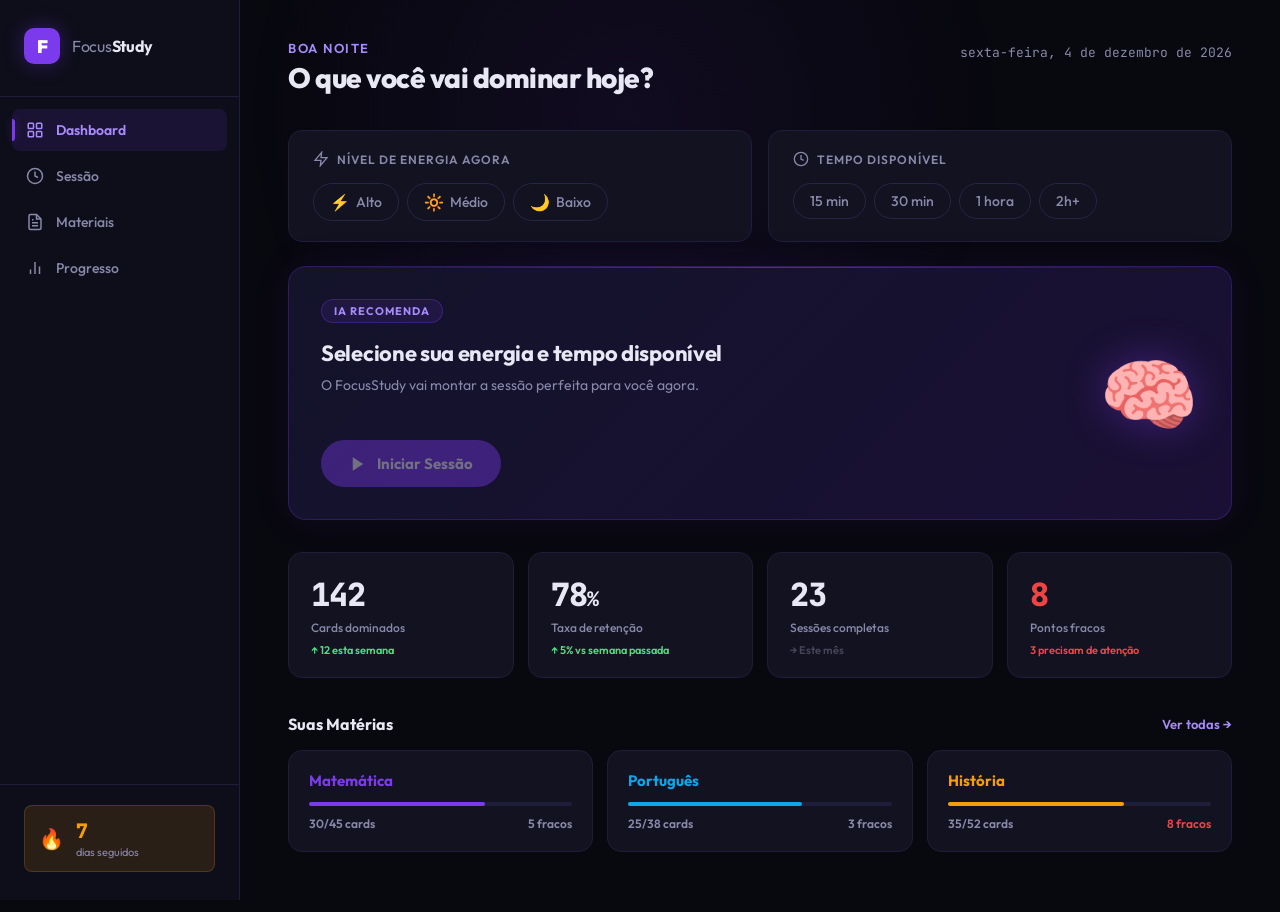
<file: static/fucusapk/index.html>
<!DOCTYPE html>
<html lang="pt-BR">
<head>
  <meta charset="UTF-8" />
  <meta name="viewport" content="width=device-width, initial-scale=1.0" />
  <title>FocusStudy — Estude com intenção</title>
  <link rel="preconnect" href="https://fonts.googleapis.com" />
  <link href="https://fonts.googleapis.com/css2?family=Outfit:wght@300;400;500;600;700;800;900&family=JetBrains+Mono:wght@400;500;700&display=swap" rel="stylesheet" />
  <link rel="stylesheet" href="style.css" />
</head>
<body>

  <!-- ═══════════════════ SIDEBAR ═══════════════════ -->
  <aside class="sidebar">
    <div class="sidebar-logo">
      <div class="logo-mark">F</div>
      <span class="logo-text">Focus<strong>Study</strong></span>
    </div>

    <nav class="sidebar-nav">
      <a class="nav-item active" data-view="dashboard" title="Dashboard">
        <svg viewBox="0 0 24 24" fill="none" stroke="currentColor" stroke-width="2">
          <rect x="3" y="3" width="7" height="7" rx="1"/><rect x="14" y="3" width="7" height="7" rx="1"/>
          <rect x="3" y="14" width="7" height="7" rx="1"/><rect x="14" y="14" width="7" height="7" rx="1"/>
        </svg>
        <span>Dashboard</span>
      </a>
      <a class="nav-item" data-view="session" title="Sessão">
        <svg viewBox="0 0 24 24" fill="none" stroke="currentColor" stroke-width="2">
          <circle cx="12" cy="12" r="10"/><polyline points="12 6 12 12 16 14"/>
        </svg>
        <span>Sessão</span>
      </a>
      <a class="nav-item" data-view="materials" title="Materiais">
        <svg viewBox="0 0 24 24" fill="none" stroke="currentColor" stroke-width="2">
          <path d="M14 2H6a2 2 0 0 0-2 2v16a2 2 0 0 0 2 2h12a2 2 0 0 0 2-2V8z"/>
          <polyline points="14 2 14 8 20 8"/><line x1="16" y1="13" x2="8" y2="13"/>
          <line x1="16" y1="17" x2="8" y2="17"/><polyline points="10 9 9 9 8 9"/>
        </svg>
        <span>Materiais</span>
      </a>
      <a class="nav-item" data-view="progress" title="Progresso">
        <svg viewBox="0 0 24 24" fill="none" stroke="currentColor" stroke-width="2">
          <line x1="18" y1="20" x2="18" y2="10"/><line x1="12" y1="20" x2="12" y2="4"/>
          <line x1="6" y1="20" x2="6" y2="14"/>
        </svg>
        <span>Progresso</span>
      </a>
    </nav>

    <div class="sidebar-footer">
      <div class="streak-badge">
        <span class="streak-fire">🔥</span>
        <div>
          <div class="streak-number" id="sidebar-streak">7</div>
          <div class="streak-label">dias seguidos</div>
        </div>
      </div>
    </div>
  </aside>

  <!-- ═══════════════════ MAIN ═══════════════════ -->
  <main class="main-content">

    <!-- ─── VIEW: DASHBOARD ─── -->
    <section id="view-dashboard" class="view active">
      <header class="view-header">
        <div>
          <p class="view-greeting" id="greeting-text">Bom dia</p>
          <h1 class="view-title">O que você vai dominar hoje?</h1>
        </div>
        <div class="header-date" id="header-date"></div>
      </header>

      <!-- SETUP: Energy + Time -->
      <div class="setup-grid">
        <div class="setup-card">
          <div class="setup-card-label">
            <svg viewBox="0 0 24 24" fill="none" stroke="currentColor" stroke-width="2" width="16" height="16">
              <polygon points="13 2 3 14 12 14 11 22 21 10 12 10 13 2"/>
            </svg>
            Nível de energia agora
          </div>
          <div class="energy-btns">
            <button class="energy-btn" data-energy="high">
              <span class="energy-emoji">⚡</span> Alto
            </button>
            <button class="energy-btn" data-energy="medium">
              <span class="energy-emoji">🔆</span> Médio
            </button>
            <button class="energy-btn" data-energy="low">
              <span class="energy-emoji">🌙</span> Baixo
            </button>
          </div>
        </div>

        <div class="setup-card">
          <div class="setup-card-label">
            <svg viewBox="0 0 24 24" fill="none" stroke="currentColor" stroke-width="2" width="16" height="16">
              <circle cx="12" cy="12" r="10"/><polyline points="12 6 12 12 16 14"/>
            </svg>
            Tempo disponível
          </div>
          <div class="time-btns">
            <button class="time-btn" data-time="15">15 min</button>
            <button class="time-btn" data-time="30">30 min</button>
            <button class="time-btn" data-time="60">1 hora</button>
            <button class="time-btn" data-time="120">2h+</button>
          </div>
        </div>
      </div>

      <!-- RECOMMENDED SESSION -->
      <div class="recommended-card" id="recommended-card">
        <div class="rec-card-inner">
          <div class="rec-card-badge">IA Recomenda</div>
          <h2 class="rec-card-title" id="rec-title">Selecione sua energia e tempo disponível</h2>
          <p class="rec-card-desc" id="rec-desc">O FocusStudy vai montar a sessão perfeita para você agora.</p>
          <div class="rec-card-meta" id="rec-meta"></div>
          <button class="btn-start" id="btn-start-session" disabled>
            <svg viewBox="0 0 24 24" fill="currentColor" width="18" height="18">
              <polygon points="5 3 19 12 5 21 5 3"/>
            </svg>
            Iniciar Sessão
          </button>
        </div>
        <div class="rec-card-visual">
          <div class="brain-graphic">🧠</div>
        </div>
      </div>

      <!-- STATS ROW -->
      <div class="stats-row">
        <div class="stat-card">
          <div class="stat-value" id="stat-mastered">142</div>
          <div class="stat-label">Cards dominados</div>
          <div class="stat-trend up">↑ 12 esta semana</div>
        </div>
        <div class="stat-card">
          <div class="stat-value" id="stat-retention">78<span>%</span></div>
          <div class="stat-label">Taxa de retenção</div>
          <div class="stat-trend up">↑ 5% vs semana passada</div>
        </div>
        <div class="stat-card">
          <div class="stat-value" id="stat-sessions">23</div>
          <div class="stat-label">Sessões completas</div>
          <div class="stat-trend neutral">→ Este mês</div>
        </div>
        <div class="stat-card">
          <div class="stat-value danger" id="stat-weak">8</div>
          <div class="stat-label">Pontos fracos</div>
          <div class="stat-trend down">3 precisam de atenção</div>
        </div>
      </div>

      <!-- SUBJECTS PREVIEW -->
      <div class="section-header">
        <h2 class="section-title">Suas Matérias</h2>
        <button class="link-btn" data-goto="materials">Ver todas →</button>
      </div>
      <div class="subjects-grid" id="subjects-grid-dash">
        <!-- Filled by JS -->
      </div>
    </section>

    <!-- ─── VIEW: SESSION ─── -->
    <section id="view-session" class="view">
      <div class="session-layout" id="session-layout">

        <!-- SESSION SETUP (before start) -->
        <div id="session-setup-screen">
          <div class="session-ready-msg">
            <div class="ready-icon">🎯</div>
            <h2>Pronto para focar?</h2>
            <p>Configure uma sessão no Dashboard ou inicie um estudo rápido agora.</p>
            <button class="btn-start" id="btn-quick-start">
              <svg viewBox="0 0 24 24" fill="currentColor" width="18" height="18">
                <polygon points="5 3 19 12 5 21 5 3"/>
              </svg>
              Sessão Rápida (25 min)
            </button>
          </div>
        </div>

        <!-- ACTIVE SESSION -->
        <div id="session-active-screen" class="hidden">

          <!-- Session Header -->
          <div class="session-header">
            <div class="session-info">
              <div class="session-subject-tag" id="sess-subject-tag">Matemática</div>
              <div class="session-phase-label" id="sess-phase-label">Sessão de Estudo</div>
            </div>
            <div class="session-progress-bar-wrap">
              <div class="session-progress-bar" id="sess-progress-bar"></div>
            </div>
            <div class="session-card-count" id="sess-card-count">1 / 10</div>
            <button class="btn-pause" id="btn-pause-session">
              <svg viewBox="0 0 24 24" fill="currentColor" width="16" height="16">
                <rect x="6" y="4" width="4" height="16"/><rect x="14" y="4" width="4" height="16"/>
              </svg>
            </button>
          </div>

          <!-- Timer -->
          <div class="session-timer-wrap">
            <svg class="timer-ring" viewBox="0 0 120 120">
              <circle class="timer-ring-bg" cx="60" cy="60" r="52"/>
              <circle class="timer-ring-fill" id="timer-ring-fill" cx="60" cy="60" r="52"/>
            </svg>
            <div class="timer-display">
              <span class="timer-time" id="timer-display">25:00</span>
              <span class="timer-sublabel" id="timer-sublabel">foco</span>
            </div>
          </div>

          <!-- Flashcard -->
          <div class="flashcard-area">
            <div class="flashcard" id="flashcard" data-flipped="false">
              <div class="flashcard-front">
                <div class="card-type-label" id="card-type-label">Conceito</div>
                <p class="card-question" id="card-question">Carregando...</p>
                <button class="btn-flip" id="btn-flip">
                  Ver resposta
                  <svg viewBox="0 0 24 24" fill="none" stroke="currentColor" stroke-width="2" width="14" height="14">
                    <polyline points="6 9 12 15 18 9"/>
                  </svg>
                </button>
              </div>
              <div class="flashcard-back">
                <div class="card-type-label">Resposta</div>
                <p class="card-answer" id="card-answer">...</p>
                <div class="feynman-box" id="feynman-box">
                  <div class="feynman-label">🧩 Técnica Feynman</div>
                  <p class="feynman-prompt" id="feynman-prompt"></p>
                </div>
              </div>
            </div>
          </div>

          <!-- Answer buttons -->
          <div class="answer-btns" id="answer-btns" style="display:none">
            <button class="btn-wrong" id="btn-wrong">
              <svg viewBox="0 0 24 24" fill="none" stroke="currentColor" stroke-width="2.5" width="20" height="20">
                <line x1="18" y1="6" x2="6" y2="18"/><line x1="6" y1="6" x2="18" y2="18"/>
              </svg>
              Errei
            </button>
            <button class="btn-hard" id="btn-hard">
              <svg viewBox="0 0 24 24" fill="none" stroke="currentColor" stroke-width="2.5" width="20" height="20">
                <circle cx="12" cy="12" r="10"/><line x1="12" y1="8" x2="12" y2="12"/>
                <line x1="12" y1="16" x2="12.01" y2="16"/>
              </svg>
              Difícil
            </button>
            <button class="btn-correct" id="btn-correct">
              <svg viewBox="0 0 24 24" fill="none" stroke="currentColor" stroke-width="2.5" width="20" height="20">
                <polyline points="20 6 9 17 4 12"/>
              </svg>
              Acertei
            </button>
          </div>

          <!-- Session Summary (hidden until end) -->
          <div class="session-summary hidden" id="session-summary">
            <div class="summary-emoji" id="summary-emoji">🎉</div>
            <h2 class="summary-title" id="summary-title">Sessão Completa!</h2>
            <p class="summary-msg" id="summary-msg"></p>
            <div class="summary-stats">
              <div class="sum-stat green">
                <div class="sum-stat-val" id="sum-correct">0</div>
                <div class="sum-stat-label">Acertos</div>
              </div>
              <div class="sum-stat amber">
                <div class="sum-stat-val" id="sum-hard">0</div>
                <div class="sum-stat-label">Difíceis</div>
              </div>
              <div class="sum-stat red">
                <div class="sum-stat-val" id="sum-wrong">0</div>
                <div class="sum-stat-label">Erros</div>
              </div>
            </div>
            <div class="summary-insight" id="summary-insight"></div>
            <button class="btn-start" id="btn-new-session">Nova Sessão</button>
          </div>

        </div>
      </div>
    </section>

    <!-- ─── VIEW: MATERIAIS ─── -->
    <section id="view-materials" class="view">
      <header class="view-header">
        <div>
          <p class="view-greeting">Seus conteúdos</p>
          <h1 class="view-title">Materiais de Estudo</h1>
        </div>
      </header>

      <!-- Upload Area — BACKEND: endpoint para processar PDF/imagem e gerar flashcards via IA -->
      <div class="upload-area" id="upload-area">
        <div class="upload-icon">📤</div>
        <h3 class="upload-title">Envie seu material</h3>
        <p class="upload-desc">PDF, imagem, anotação ou texto — a IA converte em flashcards automaticamente</p>
        <div class="upload-tags">
          <span class="upload-tag">PDF</span>
          <span class="upload-tag">Imagem</span>
          <span class="upload-tag">Texto</span>
          <span class="upload-tag">Print</span>
        </div>
        <!-- BACKEND: <input type="file" id="file-input" accept=".pdf,image/*,.txt"> -->
        <button class="btn-upload" id="btn-upload">
          <svg viewBox="0 0 24 24" fill="none" stroke="currentColor" stroke-width="2" width="16" height="16">
            <path d="M21 15v4a2 2 0 0 1-2 2H5a2 2 0 0 1-2-2v-4"/>
            <polyline points="17 8 12 3 7 8"/><line x1="12" y1="3" x2="12" y2="15"/>
          </svg>
          Selecionar Arquivo
        </button>
        <!-- BACKEND: POST /api/materials/upload → retorna flashcards gerados -->
      </div>

      <!-- Processing demo -->
      <div class="processing-card hidden" id="processing-card">
        <div class="processing-spinner"></div>
        <div>
          <div class="processing-title">Processando material...</div>
          <div class="processing-desc">A IA está extraindo conceitos e criando flashcards</div>
        </div>
      </div>

      <!-- Subjects List -->
      <div class="section-header">
        <h2 class="section-title">Matérias</h2>
        <button class="btn-add-subject" id="btn-add-subject">+ Nova Matéria</button>
      </div>

      <div class="subjects-full-list" id="subjects-full-list">
        <!-- Filled by JS -->
      </div>
    </section>

    <!-- ─── VIEW: PROGRESSO ─── -->
    <section id="view-progress" class="view">
      <header class="view-header">
        <div>
          <p class="view-greeting">Sua evolução</p>
          <h1 class="view-title">Progresso & Análise</h1>
        </div>
      </header>

      <!-- Overview Cards -->
      <div class="progress-overview">
        <div class="prog-ov-card accent">
          <div class="prog-ov-icon">🧠</div>
          <div class="prog-ov-val" id="ov-retention">78%</div>
          <div class="prog-ov-label">Retenção Geral</div>
        </div>
        <div class="prog-ov-card">
          <div class="prog-ov-icon">📚</div>
          <div class="prog-ov-val" id="ov-total">237</div>
          <div class="prog-ov-label">Total de Cards</div>
        </div>
        <div class="prog-ov-card">
          <div class="prog-ov-icon">✅</div>
          <div class="prog-ov-val" id="ov-mastered">142</div>
          <div class="prog-ov-label">Dominados</div>
        </div>
        <div class="prog-ov-card">
          <div class="prog-ov-icon">⏱️</div>
          <div class="prog-ov-val" id="ov-time">14h</div>
          <div class="prog-ov-label">Tempo total</div>
        </div>
      </div>

      <!-- Weekly Chart -->
      <div class="chart-section">
        <div class="section-header">
          <h2 class="section-title">Cards revisados — últimos 7 dias</h2>
        </div>
        <div class="bar-chart" id="weekly-chart">
          <!-- Filled by JS -->
        </div>
      </div>

      <!-- Two columns -->
      <div class="progress-cols">

        <!-- Weak Points -->
        <div class="progress-panel">
          <h3 class="panel-title">
            <span>⚠️</span> Pontos Fracos
          </h3>
          <div class="weak-list" id="weak-list">
            <!-- Filled by JS -->
          </div>
        </div>

        <!-- Streak Calendar -->
        <div class="progress-panel">
          <h3 class="panel-title">
            <span>🔥</span> Sequência de Estudos
          </h3>
          <div class="streak-info">
            <span class="streak-big" id="streak-big">7</span>
            <span class="streak-days-label">dias consecutivos</span>
          </div>
          <div class="calendar-grid" id="calendar-grid">
            <!-- Filled by JS -->
          </div>
        </div>

      </div>

      <!-- Retention by Subject -->
      <div class="section-header">
        <h2 class="section-title">Retenção por Matéria</h2>
      </div>
      <div class="retention-bars" id="retention-bars">
        <!-- Filled by JS -->
      </div>

    </section>

  </main>

  <!-- ═══════════════════ PROCRASTINATION ALERT ═══════════════════ -->
  <div class="proc-alert hidden" id="proc-alert">
    <div class="proc-alert-inner">
      <span class="proc-icon">⚡</span>
      <div>
        <div class="proc-title">Ei, você ainda está aí?</div>
        <div class="proc-msg">Detectamos inatividade há 2 minutos. Volte ao foco!</div>
      </div>
      <button class="proc-btn" id="proc-dismiss">Voltar a focar</button>
    </div>
  </div>

  <!-- ═══════════════════ TOAST ═══════════════════ -->
  <div class="toast hidden" id="toast">
    <span id="toast-msg"></span>
  </div>

  <script src="app.js"></script>
</body>
</html>
</file>
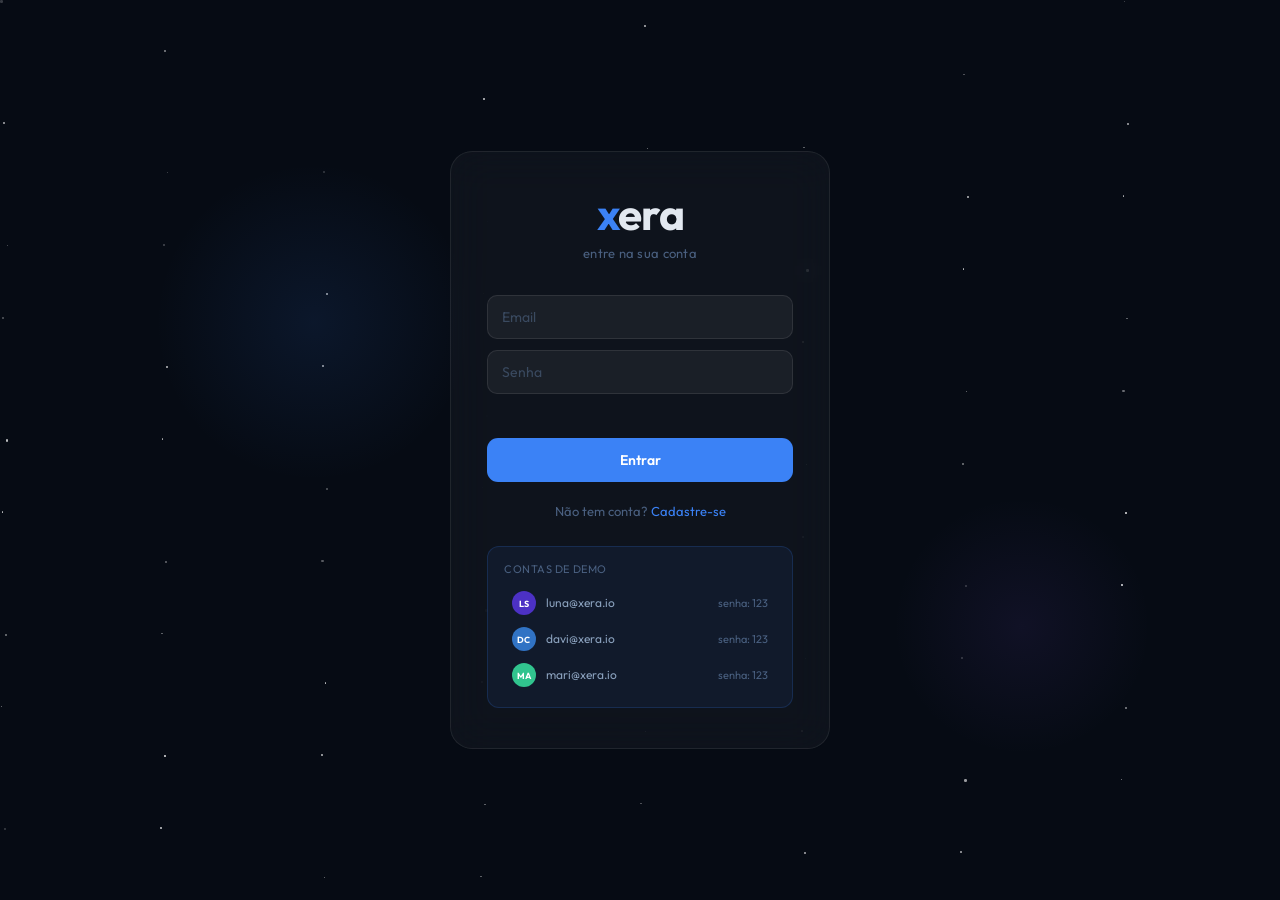
<file: static/rede/index.html>
<!DOCTYPE html>
<html lang="pt-BR">
<head>
  <meta charset="UTF-8" />
  <meta name="viewport" content="width=device-width, initial-scale=1.0" />
  <title>xera · social</title>
  <link rel="preconnect" href="https://fonts.googleapis.com" />
  <link rel="preconnect" href="https://fonts.gstatic.com" crossorigin />
  <link href="https://fonts.googleapis.com/css2?family=Outfit:wght@300;400;500;600;700&display=swap" rel="stylesheet" />
  <link rel="stylesheet" href="style.css" />
</head>
<body>

  <!-- ══════════════════════════════════════
       TELA DE AUTH
  ══════════════════════════════════════ -->
  <div id="auth-screen" class="screen auth-screen">

    <!-- Fundo estrelado -->
    <div id="stars-container" class="stars-container"></div>
    <div class="glow glow-blue"></div>
    <div class="glow glow-purple"></div>

    <!-- Card de login/registro -->
    <div class="auth-card card-float">
      <div class="auth-header">
        <div class="logo-big"><span class="accent">x</span>era</div>
        <div id="auth-subtitle" class="auth-subtitle">entre na sua conta</div>
      </div>

      <div class="auth-fields">
        <input id="auth-name" class="field" type="text" placeholder="Seu nome" style="display:none" />
        <input id="auth-email" class="field" type="email" placeholder="Email" />
        <input id="auth-password" class="field" type="password" placeholder="Senha" />
        <div id="auth-error" class="auth-error"></div>
        <button id="auth-btn" class="btn-primary">Entrar</button>
      </div>

      <div class="auth-toggle">
        <span id="auth-toggle-text">Não tem conta? </span>
        <span id="auth-toggle-link" class="link">Cadastre-se</span>
      </div>

      <!-- Contas demo -->
      <div class="demo-box">
        <div class="demo-label">contas de demo</div>
        <div id="demo-accounts"></div>
      </div>
    </div>
  </div>

  <!-- ══════════════════════════════════════
       APP PRINCIPAL
  ══════════════════════════════════════ -->
  <div id="app-screen" class="screen app-screen" style="display:none">

    <!-- SIDEBAR -->
    <aside id="sidebar" class="sidebar">
      <div class="logo"><span class="accent">x</span>era</div>

      <nav class="nav">
        <div id="nav-feed" class="nav-item active" data-view="feed">
          <span class="nav-icon">⊟</span> Feed
        </div>
      </nav>

      <div class="sidebar-section">
        <div class="section-label">Usuários · <span id="user-count">0</span></div>
        <div id="user-list" class="user-list"></div>
      </div>

      <div class="sidebar-footer">
        <div id="footer-avatar" class="avatar-wrap"></div>
        <div class="footer-info">
          <div id="footer-name" class="footer-name"></div>
          <div class="footer-status">online</div>
        </div>
        <div id="logout-btn" class="logout-btn" title="Sair">⏻</div>
      </div>
    </aside>

    <!-- FEED -->
    <main id="feed-col" class="feed-col">

      <!-- Profile header (oculto por padrão) -->
      <div id="profile-header" class="profile-header" style="display:none">
        <div id="back-btn" class="back-btn">← voltar ao feed</div>
        <div class="profile-info">
          <div id="profile-avatar" class="avatar-wrap"></div>
          <div>
            <div id="profile-name" class="profile-name"></div>
            <div id="profile-meta" class="profile-meta"></div>
          </div>
        </div>
      </div>

      <!-- Feed title -->
      <div id="feed-title" class="feed-title">
        Feed <span id="post-count" class="post-count-badge">0 posts</span>
      </div>

      <!-- Compositor -->
      <div id="composer" class="composer card">
        <div class="composer-inner">
          <div id="composer-avatar" class="avatar-wrap"></div>
          <div class="composer-right">
            <textarea id="new-post-input" class="composer-textarea" placeholder="No que você está pensando?"></textarea>
            <div class="composer-footer">
              <span class="composer-hint">Ctrl+Enter para publicar</span>
              <button id="publish-btn" class="btn-publish" disabled>Publicar</button>
            </div>
          </div>
        </div>
      </div>

      <!-- Lista de posts -->
      <div id="empty-state" class="empty-state" style="display:none">
        Nenhum post ainda. Seja o primeiro! ☝️
      </div>
      <div id="posts-list" class="posts-list"></div>

      <div style="height:48px"></div>
    </main>

    <!-- PAINEL DIREITO -->
    <aside class="right-panel">
      <div class="section-label" style="margin-bottom:12px">Seu perfil</div>
      <div class="stats-grid">
        <div class="stat-card">
          <div id="stat-posts" class="stat-val">0</div>
          <div class="stat-label">Posts</div>
        </div>
        <div class="stat-card">
          <div id="stat-likes" class="stat-val">0</div>
          <div class="stat-label">Curtidas</div>
        </div>
      </div>

      <div style="margin-top:20px; flex:1; overflow:hidden; display:flex; flex-direction:column;">
        <div class="section-label" style="margin-bottom:12px">Mais curtidos</div>
        <div id="top-posts" class="top-posts-list"></div>
      </div>
    </aside>

  </div>

  <!-- Template de post (clonado via JS) -->
  <template id="post-tpl">
    <div class="post card">
      <div class="post-header">
        <div class="post-avatar avatar-wrap clickable"></div>
        <div class="post-meta">
          <div class="post-author-row">
            <span class="post-author clickable"></span>
            <span class="post-you-badge" style="display:none">você</span>
          </div>
          <div class="post-time"></div>
        </div>
      </div>
      <div class="post-message"></div>
      <div class="post-actions">
        <button class="action-btn like-btn">
          <span class="like-icon">♡</span>
          <span class="like-count">0</span>
        </button>
        <button class="action-btn cmt-btn">
          <span>💬</span>
          <span class="cmt-count">0</span>
        </button>
      </div>
      <div class="comments-section" style="display:none">
        <div class="comments-list"></div>
        <div class="comment-input-row">
          <div class="cmt-avatar avatar-wrap"></div>
          <input class="cmt-input field-small" type="text" placeholder="Escreva um comentário... (Enter)" />
          <button class="btn-send">↑</button>
        </div>
      </div>
    </div>
  </template>

  <script src="app.js"></script>
</body>
</html>
</file>
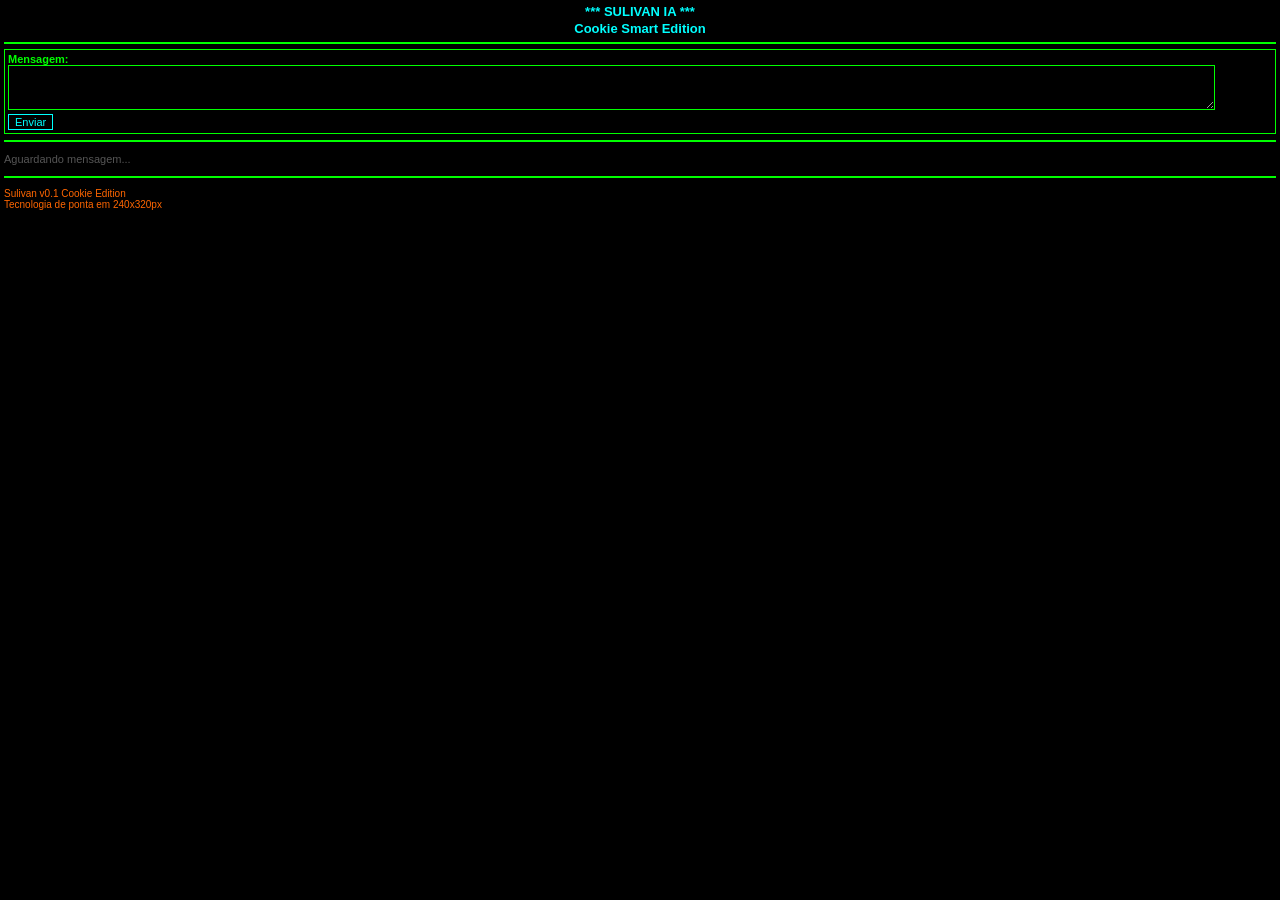
<file: templates/cookie_chat.html>
<!DOCTYPE html PUBLIC "-//W3C//DTD XHTML 1.0 Transitional//EN">
<html>
<head>
<meta http-equiv="Content-Type" content="text/html; charset=UTF-8"/>
<meta name="viewport" content="width=240"/>
<title>Sulivan IA</title>
<style type="text/css">
body{background:#000;color:#00ff00;font-family:Arial;font-size:11px;margin:4px;}
h1{color:#00ffff;font-size:13px;text-align:center;margin:2px;}
textarea{width:95%;background:#000;color:#00ff00;border:1px solid #00ff00;font-size:11px;}
input[type=submit]{background:#000;color:#00ffff;border:1px solid #00ffff;font-size:11px;margin-top:4px;}
.msg{border:1px solid #00ff00;padding:3px;margin:3px 0;}
.resp{border:1px solid #00ffff;padding:3px;margin:3px 0;color:#00ffff;}
.err{color:#ff0000;}
hr{border:1px solid #00ff00;}
</style>
<script type="text/javascript">
function enviar(){
  var msg = document.getElementById("msg").value;
  if(!msg) return;

  document.getElementById("resultado").innerHTML = "<p style='color:#ffff00'>Pensando...</p>";

  var xhr;
  if(window.XMLHttpRequest){
    xhr = new XMLHttpRequest();
  } else {
    xhr = new ActiveXObject("Microsoft.XMLHTTP");
  }

  xhr.onreadystatechange = function(){
    if(xhr.readyState == 4){
      if(xhr.status == 200){
        var data = eval("(" + xhr.responseText + ")");
        document.getElementById("resultado").innerHTML =
          "<div class='msg'><b>Voce:</b><br/>" + msg + "</div>" +
          "<div class='resp'><b>IA:</b><br/>" + data.response + "</div>";
      } else {
        document.getElementById("resultado").innerHTML =
          "<p class='err'>Erro: " + xhr.status + "</p>";
      }
    }
  };

  xhr.open("POST", "/chat", true);
  xhr.setRequestHeader("Content-Type", "application/json");
  xhr.send('{"mensagem":"' + msg.replace(/"/g,'\\"') + '"}');
}
</script>
</head>
<body>

<h1>*** SULIVAN IA ***</h1>
<h1>Cookie Smart Edition</h1>
<hr/>

<div class="msg">
<b>Mensagem:</b><br/>
<textarea id="msg" rows="3" cols="26"></textarea><br/>
<input type="submit" value="Enviar" onclick="enviar()"/>
</div>

<hr/>
<div id="resultado">
<p style="color:#555555">Aguardando mensagem...</p>
</div>

<hr/>
<p style="color:#ff6600;font-size:10px;">Sulivan v0.1 Cookie Edition<br/>Tecnologia de ponta em 240x320px</p>

</body>
</html>
</file>
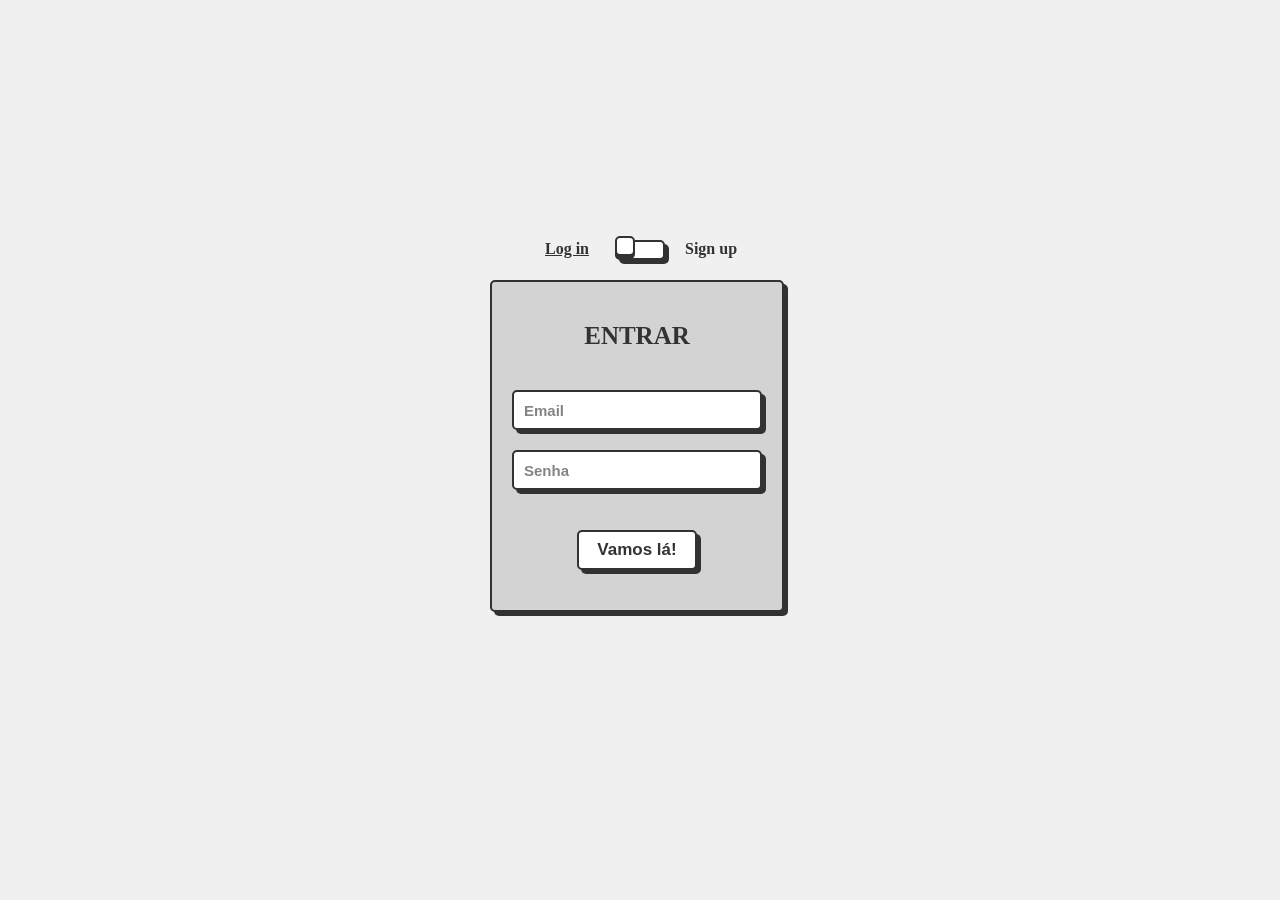
<file: templates/login.html>
<!DOCTYPE html>
<html lang="pt-BR">
<head>
    <meta charset="UTF-8">
    <meta name="viewport" content="width=device-width, initial-scale=1.0">
    <title>Sulivan - Login</title>
    <link rel="stylesheet" href="../static/css/logincss.css">
    <link rel="icon" sizes="32x32" href="../static/favicon_io/favicon-32x32.png">
    <link rel="icon" sizes="16x16" href="../static/favicon_io/favicon-16x16.png">
    <link rel="apple-touch-icon" href="../static/favicon_io/apple-touch-icon.png">
    <link rel="manifest" href="../static/favicon_io/site.webmanifest">    
    <style>
    * { margin: 0; padding: 0; box-sizing: border-box; }

    body {
      display: flex;
      justify-content: center;
      align-items: center;
      min-height: 100vh;
      background-color: #f0f0f0;
    }
    </style>
</head>
<body>
    <div class="wrapper">
        <div class="card-switch">
            <label class="switch">
               <input type="checkbox" class="toggle">
               <span class="slider"></span>
               <span class="card-side"></span>
               <div class="flip-card__inner">

                  <!-- FRENTE: LOGIN -->
                  <div class="flip-card__front">
                     <div class="title">ENTRAR</div>
                     <form class="flip-card__form" onsubmit="return false;">
                        <input class="flip-card__input" name="email" placeholder="Email" type="email">
                        <input class="flip-card__input" name="password" placeholder="Senha" type="password">
                        <button onclick="fazerLogin()" class="flip-card__btn">Vamos lá!</button>
                     </form>
                  </div>

                  <!-- VERSO: CADASTRO -->
                  <div class="flip-card__back">
                     <div class="title">CADASTRAR-SE</div>
                     <form class="flip-card__form" onsubmit="return false;">
                        <input class="flip-card__input" placeholder="Nome" type="text">
                        <input class="flip-card__input" name="email" placeholder="Email" type="email">
                        <input class="flip-card__input" name="password" placeholder="Criar senha" type="password">
                        <button onclick="fazerCadastro()" class="flip-card__btn">Confirmar!</button>
                     </form>
                  </div>

               </div>
            </label>
        </div>
    </div>

    <script src="../static/js/login.js"></script>
</body>
</html>
</file>
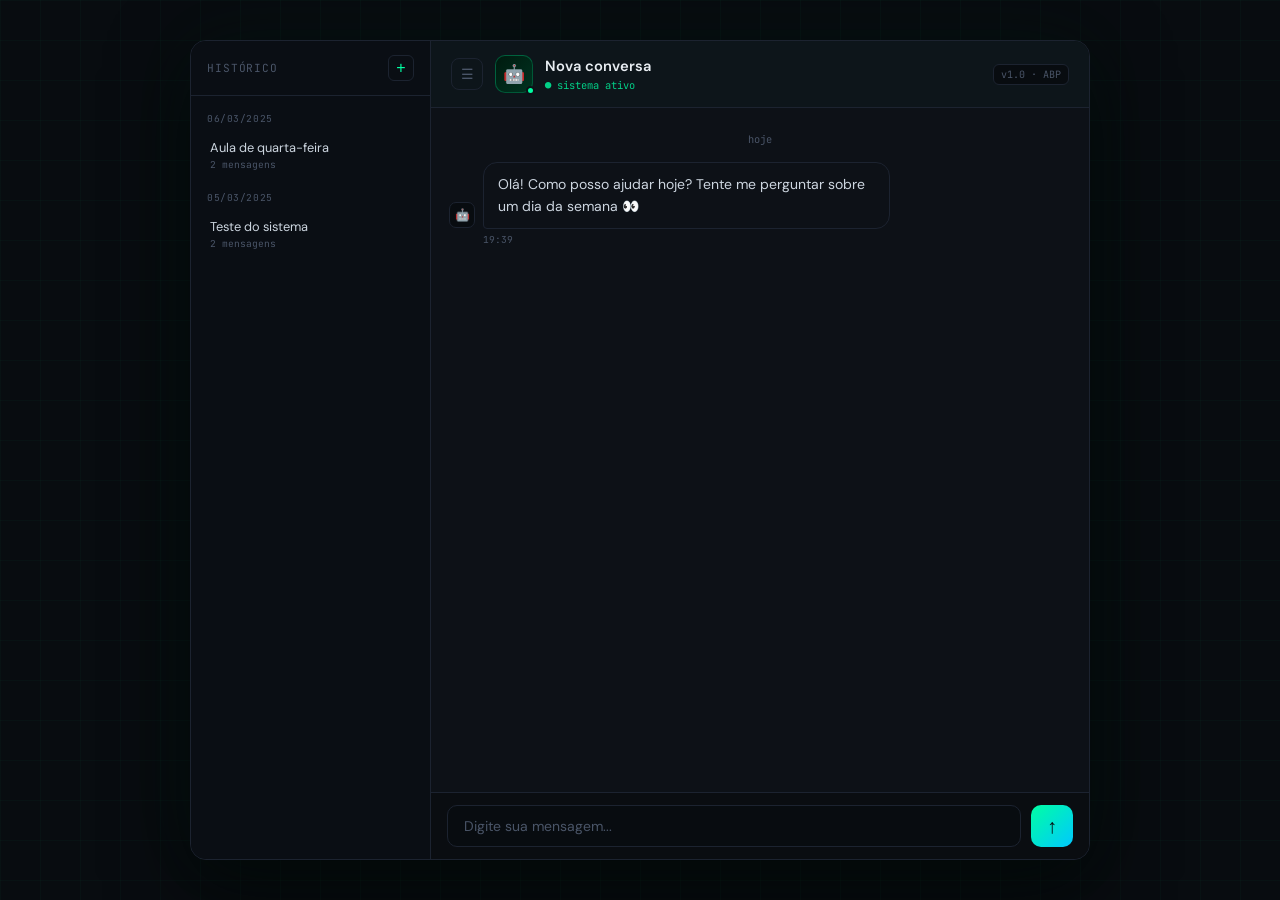
<file: tests/interface.html>
<!DOCTYPE html>
<html lang="pt-BR">
<head>
    <meta charset="UTF-8">
    <meta name="viewport" content="width=device-width, initial-scale=1.0">
    <title>Lionel no IT</title>
    <link rel="preconnect" href="https://fonts.googleapis.com">
    <link href="https://fonts.googleapis.com/css2?family=JetBrains+Mono:wght@400;600&family=DM+Sans:wght@400;500;600&display=swap" rel="stylesheet">
    <style>
        :root {
            --bg:          #080c10;
            --surface:     #0d1117;
            --sidebar:     #0a0e14;
            --border:      #1c2330;
            --accent:      #00ffa3;
            --accent2:     #00c8ff;
            --text:        #cdd6e0;
            --muted:       #4a5568;
            --user-bg:     #0f2a3d;
            --user-border: #1a4a6b;
            --bot-bg:      #0d1117;
            --bot-border:  #1c2330;
        }

        * { box-sizing: border-box; margin: 0; padding: 0; }

        body {
            font-family: 'DM Sans', sans-serif;
            background: var(--bg);
            min-height: 100vh;
            display: flex;
            align-items: center;
            justify-content: center;
            padding: 16px;
            background-image:
                linear-gradient(rgba(0,255,163,0.025) 1px, transparent 1px),
                linear-gradient(90deg, rgba(0,255,163,0.025) 1px, transparent 1px);
            background-size: 40px 40px;
        }

        /* ── WRAPPER (sidebar + chat) ── */
        .wrapper {
            width: 100%;
            max-width: 900px;
            height: 92vh;
            max-height: 820px;
            display: flex;
            border: 1px solid var(--border);
            border-radius: 16px;
            overflow: hidden;
            box-shadow: 0 0 80px rgba(0,255,163,0.04), 0 24px 80px rgba(0,0,0,0.7);
            animation: slideUp 0.4s cubic-bezier(0.16,1,0.3,1);
        }

        @keyframes slideUp {
            from { opacity: 0; transform: translateY(20px); }
            to   { opacity: 1; transform: translateY(0); }
        }

        /* ══════════════════════════════
           SIDEBAR
        ══════════════════════════════ */
        .sidebar {
            width: 240px;
            min-width: 240px;
            background: var(--sidebar);
            border-right: 1px solid var(--border);
            display: flex;
            flex-direction: column;
            transition: width 0.25s ease, min-width 0.25s ease;
        }

        .sidebar.collapsed {
            width: 0;
            min-width: 0;
            border-right: none;
        }

        .sidebar-header {
            padding: 14px 16px;
            border-bottom: 1px solid var(--border);
            display: flex;
            align-items: center;
            justify-content: space-between;
            flex-shrink: 0;
        }

        .sidebar-title {
            font-family: 'JetBrains Mono', monospace;
            font-size: 0.7rem;
            color: var(--muted);
            text-transform: uppercase;
            letter-spacing: 0.08em;
            white-space: nowrap;
        }

        .new-chat-btn {
            width: 26px; height: 26px;
            border-radius: 6px;
            border: 1px solid var(--border);
            background: transparent;
            color: var(--accent);
            font-size: 16px;
            cursor: pointer;
            display: flex; align-items: center; justify-content: center;
            transition: background 0.15s;
            flex-shrink: 0;
        }
        .new-chat-btn:hover { background: rgba(0,255,163,0.08); }

        .history-list {
            flex: 1;
            overflow-y: auto;
            padding: 8px;
            scrollbar-width: thin;
            scrollbar-color: var(--border) transparent;
        }

        .history-list::-webkit-scrollbar { width: 3px; }
        .history-list::-webkit-scrollbar-thumb { background: var(--border); border-radius: 3px; }

        .history-section-label {
            font-family: 'JetBrains Mono', monospace;
            font-size: 0.6rem;
            color: var(--muted);
            padding: 8px 8px 4px;
            text-transform: uppercase;
            letter-spacing: 0.06em;
            white-space: nowrap;
        }

        .history-item {
            padding: 9px 10px;
            border-radius: 8px;
            cursor: pointer;
            transition: background 0.12s;
            margin-bottom: 2px;
            border: 1px solid transparent;
            white-space: nowrap;
            overflow: hidden;
        }

        .history-item:hover {
            background: rgba(255,255,255,0.04);
            border-color: var(--border);
        }

        .history-item.active {
            background: rgba(0,255,163,0.07);
            border-color: rgba(0,255,163,0.2);
        }

        .history-item-title {
            font-size: 0.8rem;
            color: var(--text);
            overflow: hidden;
            text-overflow: ellipsis;
            white-space: nowrap;
        }

        .history-item.active .history-item-title { color: var(--accent); }

        .history-item-meta {
            font-family: 'JetBrains Mono', monospace;
            font-size: 0.6rem;
            color: var(--muted);
            margin-top: 2px;
        }

        .history-empty {
            padding: 20px 10px;
            text-align: center;
            font-size: 0.78rem;
            color: var(--muted);
            line-height: 1.6;
        }

        /* ══════════════════════════════
           CHAT PANEL
        ══════════════════════════════ */
        .chat-panel {
            flex: 1;
            background: var(--surface);
            display: flex;
            flex-direction: column;
            overflow: hidden;
            min-width: 0;
        }

        /* ── HEADER ── */
        .header {
            padding: 14px 20px;
            border-bottom: 1px solid var(--border);
            display: flex;
            align-items: center;
            gap: 12px;
            background: rgba(0,255,163,0.015);
            flex-shrink: 0;
        }

        .toggle-sidebar-btn {
            width: 32px; height: 32px;
            border-radius: 8px;
            border: 1px solid var(--border);
            background: transparent;
            color: var(--muted);
            font-size: 14px;
            cursor: pointer;
            display: flex; align-items: center; justify-content: center;
            transition: color 0.15s, background 0.15s;
            flex-shrink: 0;
        }
        .toggle-sidebar-btn:hover { color: var(--accent); background: rgba(0,255,163,0.06); }

        .avatar-wrap { position: relative; }

        .avatar {
            width: 38px; height: 38px;
            border-radius: 10px;
            background: linear-gradient(135deg, #001a0f, #003320);
            border: 1px solid rgba(0,255,163,0.25);
            display: flex; align-items: center; justify-content: center;
            font-size: 18px;
        }

        .online-dot {
            position: absolute;
            bottom: -2px; right: -2px;
            width: 9px; height: 9px;
            background: var(--accent);
            border-radius: 50%;
            border: 2px solid var(--surface);
            animation: pulse 2s infinite;
        }

        @keyframes pulse {
            0%,100% { box-shadow: 0 0 0 0 rgba(0,255,163,0.5); }
            50%      { box-shadow: 0 0 0 5px rgba(0,255,163,0); }
        }

        .header-info { flex: 1; min-width: 0; }

        .header-info h1 {
            font-size: 0.92rem;
            font-weight: 600;
            color: #e8edf2;
            white-space: nowrap;
            overflow: hidden;
            text-overflow: ellipsis;
        }

        .header-sub {
            font-family: 'JetBrains Mono', monospace;
            font-size: 0.65rem;
            color: var(--accent);
            margin-top: 2px;
            opacity: 0.8;
        }

        .header-badge {
            font-family: 'JetBrains Mono', monospace;
            font-size: 0.63rem;
            color: var(--muted);
            background: var(--bg);
            border: 1px solid var(--border);
            border-radius: 6px;
            padding: 3px 7px;
            white-space: nowrap;
        }

        /* ── CHATBOX ── */
        #chatbox {
            flex: 1;
            overflow-y: auto;
            padding: 20px 18px;
            display: flex;
            flex-direction: column;
            gap: 12px;
            scrollbar-width: thin;
            scrollbar-color: var(--border) transparent;
        }

        #chatbox::-webkit-scrollbar { width: 4px; }
        #chatbox::-webkit-scrollbar-thumb { background: var(--border); border-radius: 4px; }

        .separator {
            text-align: center;
            font-family: 'JetBrains Mono', monospace;
            font-size: 0.65rem;
            color: var(--muted);
            margin: 4px 0;
        }

        .message-row {
            display: flex;
            align-items: flex-end;
            gap: 8px;
            animation: msgIn 0.22s cubic-bezier(0.16,1,0.3,1);
        }

        .message-row.user { flex-direction: row-reverse; }

        @keyframes msgIn {
            from { opacity: 0; transform: translateY(8px); }
            to   { opacity: 1; transform: translateY(0); }
        }

        .msg-avatar {
            width: 26px; height: 26px;
            border-radius: 7px;
            background: var(--bg);
            border: 1px solid var(--border);
            display: flex; align-items: center; justify-content: center;
            font-size: 12px;
            flex-shrink: 0;
            margin-bottom: 18px;
        }

        .message {
            max-width: 75%;
            padding: 10px 14px;
            font-size: 0.875rem;
            line-height: 1.6;
            color: var(--text);
        }

        .bot-message {
            background: var(--bot-bg);
            border: 1px solid var(--bot-border);
            border-radius: 14px 14px 14px 4px;
        }

        .user-message {
            background: var(--user-bg);
            border: 1px solid var(--user-border);
            border-radius: 14px 14px 4px 14px;
            color: #a8d8f0;
        }

        .msg-meta {
            display: flex;
            align-items: center;
            gap: 6px;
            margin-top: 4px;
        }

        .message-row.user .msg-meta { justify-content: flex-end; }

        .msg-time {
            font-family: 'JetBrains Mono', monospace;
            font-size: 0.6rem;
            color: var(--muted);
        }

        .source-tag {
            font-family: 'JetBrains Mono', monospace;
            font-size: 0.58rem;
            padding: 1px 5px;
            border-radius: 4px;
            background: rgba(0,255,163,0.08);
            color: var(--accent);
            border: 1px solid rgba(0,255,163,0.15);
        }

        /* ── TYPING ── */
        .typing-row {
            display: flex;
            align-items: flex-end;
            gap: 8px;
            animation: msgIn 0.2s ease;
        }

        .typing-bubble {
            background: var(--bot-bg);
            border: 1px solid var(--bot-border);
            border-radius: 14px 14px 14px 4px;
            padding: 12px 16px;
            display: flex;
            gap: 5px;
            align-items: center;
        }

        .typing-bubble span {
            width: 6px; height: 6px;
            background: var(--muted);
            border-radius: 50%;
            animation: bounce 1.2s infinite;
        }
        .typing-bubble span:nth-child(2) { animation-delay: 0.2s; }
        .typing-bubble span:nth-child(3) { animation-delay: 0.4s; }

        @keyframes bounce {
            0%,60%,100% { transform: translateY(0); opacity: 0.4; }
            30%          { transform: translateY(-5px); opacity: 1; }
        }

        /* ── INPUT ── */
        .input-area {
            padding: 12px 16px;
            border-top: 1px solid var(--border);
            display: flex;
            gap: 10px;
            align-items: center;
            background: rgba(0,0,0,0.25);
            flex-shrink: 0;
        }

        #userInput {
            flex: 1;
            background: var(--bg);
            border: 1px solid var(--border);
            border-radius: 10px;
            padding: 11px 16px;
            color: var(--text);
            font-family: 'DM Sans', sans-serif;
            font-size: 0.875rem;
            outline: none;
            transition: border-color 0.15s, box-shadow 0.15s;
        }

        #userInput:focus {
            border-color: rgba(0,255,163,0.4);
            box-shadow: 0 0 0 3px rgba(0,255,163,0.06);
        }

        #userInput::placeholder { color: var(--muted); }

        #sendBtn {
            width: 42px; height: 42px;
            border-radius: 10px;
            border: none;
            background: linear-gradient(135deg, var(--accent), var(--accent2));
            color: #080c10;
            font-size: 20px;
            font-weight: 700;
            cursor: pointer;
            display: flex; align-items: center; justify-content: center;
            transition: opacity 0.15s, transform 0.1s;
            flex-shrink: 0;
        }

        #sendBtn:hover  { opacity: 0.85; transform: scale(1.06); }
        #sendBtn:active { transform: scale(0.95); }
        #sendBtn:disabled { opacity: 0.3; cursor: not-allowed; transform: none; }

        /* ── RESPONSIVE: esconde sidebar em telas pequenas ── */
        @media (max-width: 560px) {
            .sidebar { display: none; }
            .wrapper { max-width: 100%; }
        }
    </style>
</head>
<body>

<div class="wrapper">

    <!-- ════════ SIDEBAR ════════ -->
    <div class="sidebar" id="sidebar">
        <div class="sidebar-header">
            <span class="sidebar-title">Histórico</span>
            <button class="new-chat-btn" onclick="newChat()" title="Nova conversa">+</button>
        </div>
        <div class="history-list" id="historyList">
            <!-- Preenchido pelo JS -->
        </div>
    </div>

    <!-- ════════ CHAT PANEL ════════ -->
    <div class="chat-panel">

        <div class="header">
            <button class="toggle-sidebar-btn" onclick="toggleSidebar()" title="Alternar histórico">☰</button>
            <div class="avatar-wrap">
                <div class="avatar">🤖</div>
                <div class="online-dot"></div>
            </div>
            <div class="header-info">
                <h1 id="chatTitle">Nova conversa</h1>
                <div class="header-sub">● sistema ativo</div>
            </div>
            <div class="header-badge">v1.0 · ABP</div>
        </div>

        <div id="chatbox">
            <div class="separator">hoje</div>
            <div class="message-row">
                <div class="msg-avatar">🤖</div>
                <div>
                    <div class="message bot-message">Olá! Como posso ajudar hoje? Tente me perguntar sobre um dia da semana 👀</div>
                    <div class="msg-meta">
                        <span class="msg-time" id="init-time"></span>
                    </div>
                </div>
            </div>
        </div>

        <div class="input-area">
            <input type="text" id="userInput" placeholder="Digite sua mensagem..." autocomplete="off">
            <button id="sendBtn" onclick="sendMessage()" title="Enviar">↑</button>
        </div>

    </div>
</div>

<script>
    // ════════════════════════════════════════
    // ESTADO
    // ════════════════════════════════════════

    // Cada sessão: { id, title, date, messages: [{who, text, source, time}] }
    // 
    // ⚠️  PONTO DE INTEGRAÇÃO COM O BACKEND:
    //     Substitua loadHistory() e saveSession() por chamadas reais à sua API
    //     quando tiver o backend pronto. Ex:
    //       GET  /historico        → lista de sessões
    //       GET  /historico/:id    → mensagens de uma sessão
    //       POST /historico        → salvar sessão

    let sessions  = [];   // lista de sessões carregadas do backend
    let activeId  = null; // id da sessão ativa

    // ── Inicialização ──────────────────────
    document.getElementById('init-time').textContent = now();
    loadHistory();

    // ════════════════════════════════════════
    // HISTÓRICO — substitua estas funções pelo fetch real
    // ════════════════════════════════════════

    async function loadHistory() {
        /* TODO (backend):
            const res = await fetch('/historico');
            sessions = await res.json();
        */

        // Por enquanto: dados de exemplo para você ver o visual
        sessions = [
            {
                id: 'exemplo-1',
                title: 'Aula de quarta-feira',
                date: '06/03/2025',
                messages: [
                    { who: 'user', text: 'o que tem na quarta?', time: '19:02' },
                    { who: 'bot',  text: 'Tem uma aula do balacobaco de INTRODUÇÃO À ENGENHARIA DE SOLUÇÕES com o professor HENRIQUE LIMA. Começa às 19:00 e termina às 22:40. Local é BLOCO H, SALA 110 📚', source: 'regras', time: '19:02' }
                ]
            },
            {
                id: 'exemplo-2',
                title: 'Teste do sistema',
                date: '05/03/2025',
                messages: [
                    { who: 'user', text: 'qual o seu nome?', time: '20:15' },
                    { who: 'bot',  text: 'Meu nome é Lionel No IT 😉', source: 'regras', time: '20:15' }
                ]
            }
        ];

        renderSidebar();
    }

    async function saveCurrentSession(messages) {
        if (!activeId || messages.length === 0) return;

        const firstUserMsg = messages.find(m => m.who === 'user');
        const title = firstUserMsg
            ? firstUserMsg.text.slice(0, 30) + (firstUserMsg.text.length > 30 ? '…' : '')
            : 'Conversa';

        const today = new Date().toLocaleDateString('pt-BR');
        const existing = sessions.findIndex(s => s.id === activeId);

        const session = { id: activeId, title, date: today, messages };

        if (existing >= 0) sessions[existing] = session;
        else sessions.unshift(session);

        /* TODO (backend):
            await fetch('/historico', {
                method: 'POST',
                headers: { 'Content-Type': 'application/json' },
                body: JSON.stringify(session)
            });
        */

        renderSidebar();
    }

    // ════════════════════════════════════════
    // SIDEBAR
    // ════════════════════════════════════════

    function renderSidebar() {
        const list = document.getElementById('historyList');

        if (sessions.length === 0) {
            list.innerHTML = `<div class="history-empty">Nenhuma conversa ainda.<br>Manda uma mensagem! 👀</div>`;
            return;
        }

        // Agrupa por data
        const groups = {};
        sessions.forEach(s => {
            const key = s.date || 'Sem data';
            if (!groups[key]) groups[key] = [];
            groups[key].push(s);
        });

        list.innerHTML = '';
        Object.entries(groups).forEach(([date, items]) => {
            const label = document.createElement('div');
            label.className = 'history-section-label';
            label.textContent = date;
            list.appendChild(label);

            items.forEach(s => {
                const item = document.createElement('div');
                item.className = 'history-item' + (s.id === activeId ? ' active' : '');
                item.innerHTML = `
                    <div class="history-item-title">${escHtml(s.title)}</div>
                    <div class="history-item-meta">${s.messages.length} mensagens</div>
                `;
                item.onclick = () => openSession(s.id);
                list.appendChild(item);
            });
        });
    }

    function toggleSidebar() {
        document.getElementById('sidebar').classList.toggle('collapsed');
    }

    // ════════════════════════════════════════
    // SESSÕES
    // ════════════════════════════════════════

    // mensagens da sessão atual (em memória)
    let currentMessages = [];

    function newChat() {
        activeId = 'sess-' + Date.now();
        currentMessages = [];

        const chatbox = document.getElementById('chatbox');
        chatbox.innerHTML = `
            <div class="separator">hoje</div>
            <div class="message-row">
                <div class="msg-avatar">🤖</div>
                <div>
                    <div class="message bot-message">Olá! Como posso ajudar hoje? 👀</div>
                    <div class="msg-meta"><span class="msg-time">${now()}</span></div>
                </div>
            </div>
        `;

        document.getElementById('chatTitle').textContent = 'Nova conversa';
        document.getElementById('userInput').focus();
        renderSidebar();
    }

    function openSession(id) {
        const session = sessions.find(s => s.id === id);
        if (!session) return;

        activeId = id;
        currentMessages = [...session.messages];

        const chatbox = document.getElementById('chatbox');
        chatbox.innerHTML = `<div class="separator">${session.date}</div>`;

        session.messages.forEach(m => {
            renderMessage(m.who, m.text, m.source, m.time);
        });

        document.getElementById('chatTitle').textContent = session.title;
        chatbox.scrollTop = chatbox.scrollHeight;
        renderSidebar();
    }

    // ════════════════════════════════════════
    // ENVIO DE MENSAGEM
    // ════════════════════════════════════════

    async function sendMessage() {
        const userInput = document.getElementById('userInput');
        const chatbox   = document.getElementById('chatbox');
        const sendBtn   = document.getElementById('sendBtn');
        const text      = userInput.value.trim();
        if (!text) return;

        // Garante que há uma sessão ativa
        if (!activeId) activeId = 'sess-' + Date.now();

        const userTime = now();
        renderMessage('user', text, null, userTime);
        currentMessages.push({ who: 'user', text, time: userTime });

        userInput.value = '';
        sendBtn.disabled = true;

        // Typing indicator
        const typingRow = document.createElement('div');
        typingRow.classList.add('typing-row');
        typingRow.id = 'typing';
        typingRow.innerHTML = `
            <div class="msg-avatar">🤖</div>
            <div class="typing-bubble"><span></span><span></span><span></span></div>
        `;
        chatbox.appendChild(typingRow);
        chatbox.scrollTop = chatbox.scrollHeight;

        try {
            const res  = await fetch('/chat', {
                method: 'POST',
                headers: { 'Content-Type': 'application/json' },
                body: JSON.stringify({ mensagem: text })
            });

            let data = {};
            try {
                data = await res.json();
                console.log("Resposta do servidor:", data)
            } catch {
                data = {};
            }

            document.getElementById('typing')?.remove();

            const respostaSegura = (typeof data.response.resposta === 'string' && data.response.resposta.trim())
                ? data.response.resposta
                : (typeof data.erro === 'string' && data.erro.trim())
                    ? `⚠️ ${data.erro}`
                    : '⚠️ Não consegui entender a resposta do servidor.';

            const sourceSegura = typeof data.source === 'string' ? data.source : null;

            const botTime = now();
            renderMessage('bot', respostaSegura, sourceSegura, botTime);
            currentMessages.push({ who: 'bot', text: respostaSegura, source: sourceSegura, time: botTime });

            // Salva no histórico
            await saveCurrentSession(currentMessages);

        } catch {
            document.getElementById('typing')?.remove();
            renderMessage('bot', '⚠️ Servidor offline. Certifique-se que o app.py está rodando.', null, now());
        }

        sendBtn.disabled = false;
        chatbox.scrollTop = chatbox.scrollHeight;
    }

    // ════════════════════════════════════════
    // RENDER
    // ════════════════════════════════════════

    function renderMessage(who, text, source, time) {
        const chatbox  = document.getElementById('chatbox');
        const row      = document.createElement('div');
        row.classList.add('message-row');
        if (who === 'user') row.classList.add('user');

        const icon     = who === 'user' ? '🧑' : '🤖';
        const msgClass = who === 'user' ? 'user-message' : 'bot-message';
        const badge    = (source && source !== 'regras' && source !== 'fallback')
            ? `<span class="source-tag">${source}</span>` : '';

        row.innerHTML = `
            <div class="msg-avatar">${icon}</div>
            <div>
                <div class="message ${msgClass}">${text}</div>
                <div class="msg-meta">
                    ${badge}
                    <span class="msg-time">${time || now()}</span>
                </div>
            </div>
        `;
        chatbox.appendChild(row);
        chatbox.scrollTop = chatbox.scrollHeight;
    }

    function now() {
        return new Date().toLocaleTimeString('pt-BR', { hour: '2-digit', minute: '2-digit' });
    }

    function escHtml(str) {
        return str
            .replace(/&/g, '&amp;')
            .replace(/</g, '&lt;')
            .replace(/>/g, '&gt;');
    }

    document.getElementById('userInput').addEventListener('keypress', e => {
        if (e.key === 'Enter') { e.preventDefault(); sendMessage(); }
    });
</script>

</body>
</html>
</file>
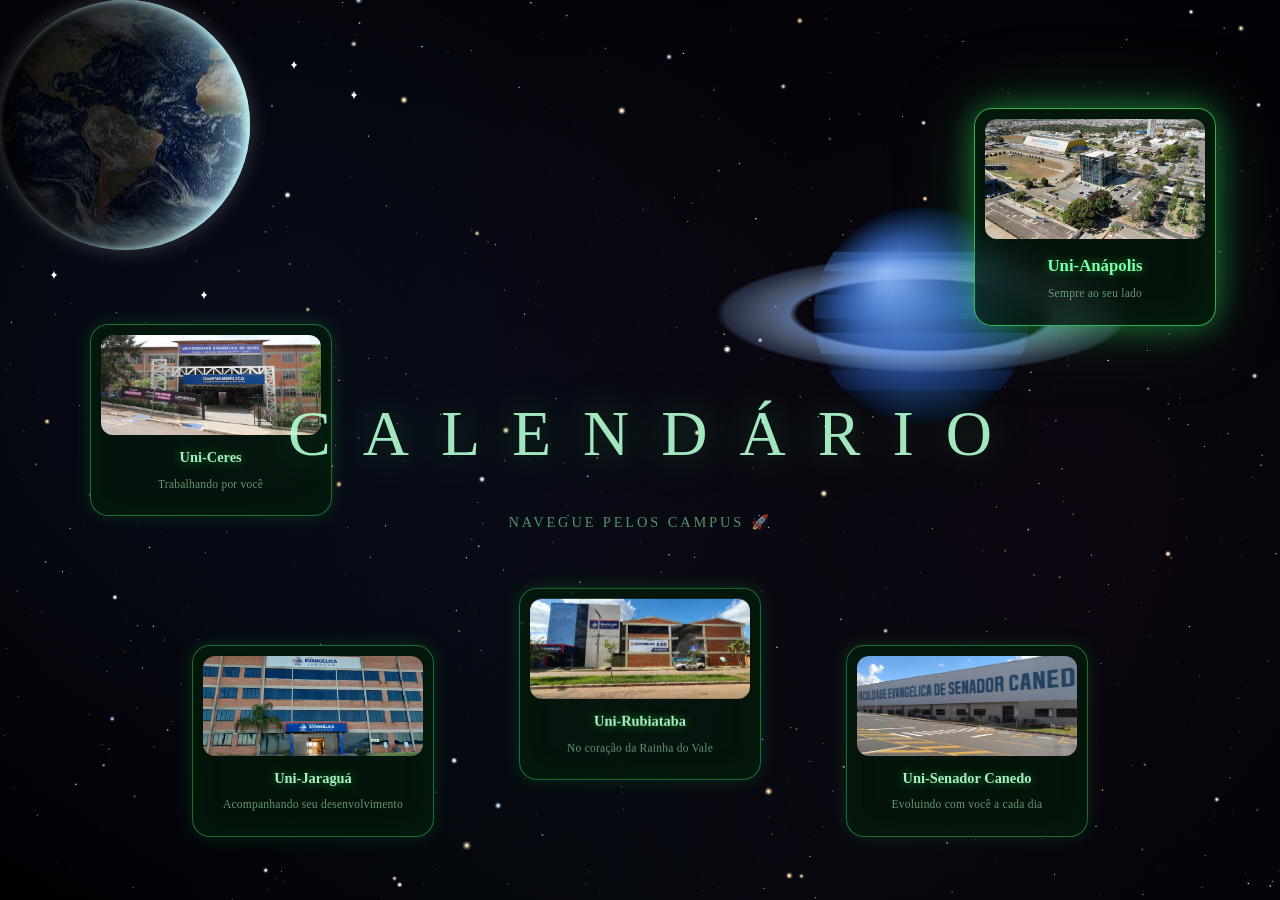
<file: static/front_secundarios/calendario.html>
<!DOCTYPE html>
<html lang="pt-BR">
<head>
    <meta charset="UTF-8">
    <meta name="viewport" content="width=device-width, initial-scale=1.0">
    <title>Calendário</title>
    <link rel="stylesheet" href="../css/calendario.css">
    <style>
      html, body {
        margin: 0; padding: 0;
        width: 100%; height: 100%;
        overflow: hidden;
        background: #010104;
      }
      #cal-root {
        position: relative;
        width: 100%; height: 100%;
        overflow: hidden;
      }
      #universe-canvas {
        position: absolute;
        top: 0; left: 0;
        width: 100%; height: 100%;
        z-index: 0;
      }
      /* Verde no título central */
      #cal-root .overlay-text {
        z-index: 10;
        pointer-events: none;
      }
      #cal-root .overlay-text h1 {
        color: rgba(180, 255, 210, 0.9);
        text-shadow: 0 0 40px rgba(60, 220, 100, 0.4), 0 0 80px rgba(30, 180, 70, 0.2);
      }
      #cal-root .overlay-text p {
        color: rgba(120, 220, 150, 0.65);
      }
    </style>
</head>
<body>

  <div id="cal-root">

    <canvas id="universe-canvas"></canvas>

    <div class="overlay-text">
      <h1>CALENDÁRIO</h1>
      <p>Navegue pelos campus 🚀</p>
    </div>

    <!-- Uni-Ceres — topo esquerdo -->
    <a class="cal-card-wrap" style="top:36%; left:7%;"
       href="https://aplicacao.unievangelica.edu.br/uploads/ProACAD/calendarios20261/Calendário-Uni-Ceres-20261.pdf" target="_blank">
      <div class="card_calendario">
        <div class="card-image-container">
          <img src="../imagem/ceres.png" alt="Uni-Ceres">
        </div>
        <p class="card-title">Uni-Ceres</p>
        <p class="card-des">Trabalhando por você</p>
      </div>
    </a>

    <!-- Uni-Anápolis — topo direito (PRINCIPAL) -->
    <a class="cal-card-wrap" style="top:12%; right:5%;"
       href="https://aplicacao.unievangelica.edu.br/uploads/ProACAD/calendarios20261/Calendário-Uni-Anapolis-20261.pdf" target="_blank">
      <div class="card_calendario card-hero">
        <div class="card-image-container">
          <img src="../imagem/anapolis.png" alt="Uni-Anápolis">
        </div>
        <p class="card-title">Uni-Anápolis</p>
        <p class="card-des">Sempre ao seu lado</p>
      </div>
    </a>

    <!-- Uni-Rubiataba — centro -->
    <a class="cal-card-wrap" style="top:76%; left:50%; transform:translate(-50%, -50%);"
       href="https://aplicacao.unievangelica.edu.br/uploads/ProACAD/calendarios20261/Calendário-Uni-Rubiataba-20261.pdf" target="_blank">
      <div class="card_calendario">
        <div class="card-image-container">
          <img src="../imagem/rubiataba.png" alt="Uni-Rubiataba">
        </div>
        <p class="card-title">Uni-Rubiataba</p>
        <p class="card-des">No coração da Rainha do Vale</p>
      </div>
    </a>

    <!-- Uni-Jaraguá — base esquerda -->
    <a class="cal-card-wrap" style="bottom:7%; left:15%;"
       href="https://aplicacao.unievangelica.edu.br/uploads/ProACAD/calendarios20261/Calendário-Uni-Jaragua.pdf" target="_blank">
      <div class="card_calendario">
        <div class="card-image-container">
          <img src="../imagem/jaragua.png" alt="Uni-Jaraguá">
        </div>
        <p class="card-title">Uni-Jaraguá</p>
        <p class="card-des">Acompanhando seu desenvolvimento</p>
      </div>
    </a>

    <!-- Uni-Senador Canedo — base direita -->
    <a class="cal-card-wrap" style="bottom:7%; right:15%;"
       href="https://aplicacao.unievangelica.edu.br/uploads/ProACAD/calendarios20261/Calendário-Uni-Senador-Canedo.pdf" target="_blank">
      <div class="card_calendario">
        <div class="card-image-container">
          <img src="../imagem/senador_canedo.png" alt="Uni-Senador Canedo">
        </div>
        <p class="card-title">Uni-Senador Canedo</p>
        <p class="card-des">Evoluindo com você a cada dia</p>
      </div>
    </a>

    <div class="section-banner">
      <div id="star-1">
        <div class="curved-corner-star">
          <div class="curved-corner-bottomright"></div>
          <div class="curved-corner-bottomleft"></div>
        </div>
        <div class="curved-corner-star">
          <div class="curved-corner-topright"></div>
          <div class="curved-corner-topleft"></div>
        </div>
      </div>
      <div id="star-2">
        <div class="curved-corner-star">
          <div class="curved-corner-bottomright"></div>
          <div class="curved-corner-bottomleft"></div>
        </div>
        <div class="curved-corner-star">
          <div class="curved-corner-topright"></div>
          <div class="curved-corner-topleft"></div>
        </div>
      </div>
      <div id="star-3">
        <div class="curved-corner-star">
          <div class="curved-corner-bottomright"></div>
          <div class="curved-corner-bottomleft"></div>
        </div>
        <div class="curved-corner-star">
          <div class="curved-corner-topright"></div>
          <div class="curved-corner-topleft"></div>
        </div>
      </div>
      <div id="star-4">
        <div class="curved-corner-star">
          <div class="curved-corner-bottomright"></div>
          <div class="curved-corner-bottomleft"></div>
        </div>
        <div class="curved-corner-star">
          <div class="curved-corner-topright"></div>
          <div class="curved-corner-topleft"></div>
        </div>
      </div>
      <div id="star-5">
        <div class="curved-corner-star">
          <div class="curved-corner-bottomright"></div>
          <div class="curved-corner-bottomleft"></div>
        </div>
        <div class="curved-corner-star">
          <div class="curved-corner-topright"></div>
          <div class="curved-corner-topleft"></div>
        </div>
      </div>
      <div id="star-6">
        <div class="curved-corner-star">
          <div class="curved-corner-bottomright"></div>
          <div class="curved-corner-bottomleft"></div>
        </div>
        <div class="curved-corner-star">
          <div class="curved-corner-topright"></div>
          <div class="curved-corner-topleft"></div>
        </div>
      </div>
      <div id="star-7">
        <div class="curved-corner-star">
          <div class="curved-corner-bottomright"></div>
          <div class="curved-corner-bottomleft"></div>
        </div>
        <div class="curved-corner-star">
          <div class="curved-corner-topright"></div>
          <div class="curved-corner-topleft"></div>
        </div>
      </div>
    </div>

  </div><!-- fim #cal-root -->

  <script>
    const universe = (() => {
      const canvas = document.getElementById('universe-canvas');
      const ctx = canvas.getContext('2d');

      let width, height, rafId = null, active = false;
      let stars = [], shootingStars = [];
      let mouseX = 0, mouseY = 0, targetMouseX = 0, targetMouseY = 0;
      let planetAngle = 0;

      const STAR_COUNT = 1200;
      const STAR_COLORS = ['#ffffff', '#e0f0ff', '#c0d8ff', '#ffe9c4', '#ffd5a0'];

      function resize() {
        // iframe já ocupa 100% da section pai — window.inner é o mais confiável
        width  = canvas.width  = window.innerWidth;
        height = canvas.height = window.innerHeight;
      }

      class Star {
        constructor() { this.reset(); }
        reset() {
          this.x = Math.random() * width;
          this.y = Math.random() * height;
          this.z = Math.random() * 2 + 1;
          this.radius = (Math.random() * 1.5) / this.z;
          this.color = STAR_COLORS[Math.floor(Math.random() * STAR_COLORS.length)];
          this.baseAlpha = Math.random() * 0.8 + 0.2;
          this.alpha = this.baseAlpha;
          this.twinkleSpeed = Math.random() * 0.03 + 0.005;
          this.twinkleOffset = Math.random() * Math.PI * 2;
        }
        update() {
          this.alpha = this.baseAlpha + Math.sin(Date.now() * this.twinkleSpeed + this.twinkleOffset) * 0.3;
          this.drawX = this.x - (mouseX / this.z);
          this.drawY = this.y - (mouseY / this.z);
        }
        draw() {
          ctx.globalAlpha = Math.max(0, Math.min(1, this.alpha));
          ctx.beginPath();
          ctx.arc(this.drawX, this.drawY, this.radius, 0, Math.PI * 2);
          ctx.fillStyle = this.color;
          ctx.fill();
          if (this.radius > 0.8 && this.alpha > 0.6 && isFinite(this.drawX) && isFinite(this.drawY)) {
            const g = ctx.createRadialGradient(this.drawX, this.drawY, this.radius, this.drawX, this.drawY, this.radius * 4);
            g.addColorStop(0, this.color);
            g.addColorStop(1, 'rgba(0,0,0,0)');
            ctx.beginPath();
            ctx.arc(this.drawX, this.drawY, this.radius * 4, 0, Math.PI * 2);
            ctx.fillStyle = g;
            ctx.fill();
          }
        }
      }

      class ShootingStar {
        constructor() { this.active = false; }
        spawn() {
          this.active = true;
          this.x = Math.random() * width;
          this.y = Math.random() * (height / 2);
          this.length = Math.random() * 80 + 40;
          this.speed = Math.random() * 10 + 15;
          this.angle = Math.PI / 4 + (Math.random() * 0.2 - 0.1);
          this.opacity = 1;
        }
        update() {
          if (!this.active) return;
          this.x += Math.cos(this.angle) * this.speed;
          this.y += Math.sin(this.angle) * this.speed;
          this.opacity -= 0.015;
          if (this.opacity <= 0 || this.x > width || this.y > height) this.active = false;
        }
        draw() {
          if (!this.active) return;
          ctx.globalAlpha = this.opacity;
          ctx.beginPath();
          ctx.moveTo(this.x, this.y);
          ctx.lineTo(this.x - Math.cos(this.angle) * this.length, this.y - Math.sin(this.angle) * this.length);
          ctx.lineWidth = 1.5;
          const g = ctx.createLinearGradient(this.x, this.y, this.x - Math.cos(this.angle) * this.length, this.y - Math.sin(this.angle) * this.length);
          g.addColorStop(0, 'rgba(255,255,255,1)');
          g.addColorStop(1, 'rgba(255,255,255,0)');
          ctx.strokeStyle = g;
          ctx.stroke();
        }
      }

      function drawPlanet() {
        const cx = width * 0.72;
        const cy = height * 0.35;
        const r  = Math.min(width, height) * 0.12;

        ctx.save();
        ctx.globalAlpha = 1;

        const shadow = ctx.createRadialGradient(cx - r * 0.3, cy - r * 0.3, r * 0.1, cx, cy, r);
        shadow.addColorStop(0, '#5b8dd9');
        shadow.addColorStop(0.5, '#2a5298');
        shadow.addColorStop(1, '#050a1a');
        ctx.beginPath();
        ctx.arc(cx, cy, r, 0, Math.PI * 2);
        ctx.fillStyle = shadow;
        ctx.fill();

        ctx.save();
        ctx.beginPath();
        ctx.arc(cx, cy, r, 0, Math.PI * 2);
        ctx.clip();
        const bandOffset = (planetAngle * 40) % (r * 2);
        const bands = [
          { y: -r * 0.6, h: r * 0.18, color: 'rgba(100,160,255,0.25)' },
          { y: -r * 0.2, h: r * 0.22, color: 'rgba(60,120,220,0.2)'  },
          { y:  r * 0.15, h: r * 0.2,  color: 'rgba(80,140,240,0.22)' },
          { y:  r * 0.5,  h: r * 0.18, color: 'rgba(40,80,180,0.18)'  },
        ];
        bands.forEach(b => {
          ctx.fillStyle = b.color;
          ctx.fillRect(cx - r, cy + b.y + (bandOffset % (b.h * 3)), r * 2, b.h);
        });
        ctx.restore();

        const polar = ctx.createRadialGradient(cx - r * 0.35, cy - r * 0.4, 0, cx, cy, r);
        polar.addColorStop(0, 'rgba(200,230,255,0.35)');
        polar.addColorStop(0.4, 'rgba(120,170,255,0.08)');
        polar.addColorStop(1, 'rgba(0,0,0,0)');
        ctx.beginPath();
        ctx.arc(cx, cy, r, 0, Math.PI * 2);
        ctx.fillStyle = polar;
        ctx.fill();

        ctx.save();
        ctx.translate(cx, cy);
        ctx.rotate(planetAngle * 0.3);
        ctx.scale(1, 0.28);
        const ringGrad = ctx.createRadialGradient(0, 0, r * 1.15, 0, 0, r * 1.9);
        ringGrad.addColorStop(0,   'rgba(150,190,255,0.0)');
        ringGrad.addColorStop(0.1, 'rgba(150,190,255,0.55)');
        ringGrad.addColorStop(0.5, 'rgba(180,210,255,0.35)');
        ringGrad.addColorStop(0.9, 'rgba(150,190,255,0.2)');
        ringGrad.addColorStop(1,   'rgba(150,190,255,0.0)');
        ctx.beginPath();
        ctx.arc(0, 0, r * 1.9, 0, Math.PI * 2);
        ctx.arc(0, 0, r * 1.15, 0, Math.PI * 2, true);
        ctx.fillStyle = ringGrad;
        ctx.fill();
        ctx.restore();

        ctx.restore();
      }

      function animate() {
        if (!active) return;
        ctx.clearRect(0, 0, width, height);
        mouseX += (targetMouseX - mouseX) * 0.05;
        mouseY += (targetMouseY - mouseY) * 0.05;
        stars.forEach(s => { try { s.update(); s.draw(); } catch(e) {} });
        shootingStars.forEach(s => {
          try {
            if (!s.active && Math.random() < 0.005) s.spawn();
            s.update(); s.draw();
          } catch(e) {}
        });
        planetAngle += 0.003;
        drawPlanet();
        ctx.globalAlpha = 1;
        rafId = requestAnimationFrame(animate);
      }

      function initParticles() {
        stars = [];
        shootingStars = [];
        for (let i = 0; i < STAR_COUNT; i++) stars.push(new Star());
        for (let i = 0; i < 3; i++) shootingStars.push(new ShootingStar());
      }

      window.addEventListener('mousemove', (e) => {
        targetMouseX = (e.clientX - width / 2) * 0.05;
        targetMouseY = (e.clientY - height / 2) * 0.05;
      });
      window.addEventListener('resize', () => { if (active) resize(); });

      return {
        start() {
          if (active) return;
          active = true;
          requestAnimationFrame(() => {
            resize();
            initParticles();
            animate();
          });
        },
        stop() {
          active = false;
          if (rafId) { cancelAnimationFrame(rafId); rafId = null; }
        }
      };
    })();

    // Inicia só se já estiver visível (pai não estava com display:none)
    if (window.innerWidth > 0 && window.innerHeight > 0) {
      universe.start();
    }

    // Recebe sinal do index.html quando a view do calendário fica ativa
    window.addEventListener('message', (e) => {
      if (e.data === 'calendario-activate') {
        universe.stop();  // para se tiver rodando com dimensões erradas
        universe.start(); // reinicia com dimensões corretas
      }
    });
  </script>

</body>
</html>
</file>
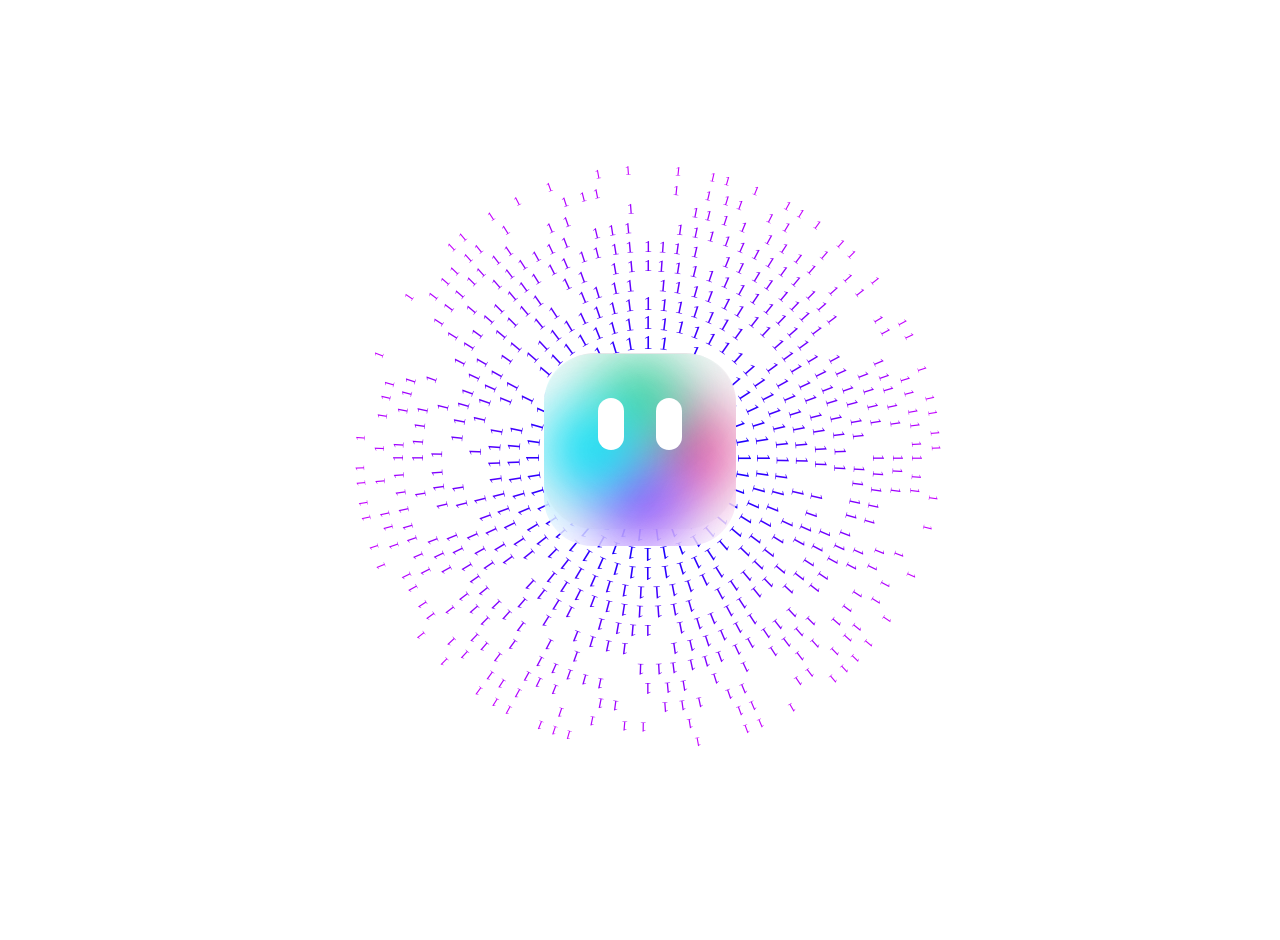
<file: static/front_secundarios/home.html>
<!DOCTYPE html>
<html lang="pt-br">
<head>
  <meta charset="UTF-8">
  <meta name="viewport" content="width=device-width, initial-scale=1.0">
  <link rel="stylesheet" href= "../css/home.css">   
  <style>

    html, body {
      width: 100%;
      height: 100%;
      background: transparent;
  
    }

    body {
      display: flex;
      align-items: center;
      justify-content: center;
      min-height: 100vh;
    }
  </style>
</head>
<body>

<div class="spinning-number">
  <div
    style="color:hwb(240 0% 0%);--l:3em;--m:22;--t:22s;--r1:normal;--s:1"
    class="wheel"
  >
    <div style="--a:0deg;--i:0" class="number"></div>
    <div style="--a:16deg;--i:1;--r:reverse" class="number"></div>
    <div style="--a:32deg;--i:2;--r:reverse" class="number"></div>
    <div style="--a:49deg;--i:3" class="number"></div>
    <div style="--a:65deg;--i:4;--r:reverse" class="number"></div>
    <div style="--a:81deg;--i:5;--r:reverse" class="number"></div>
    <div style="--a:98deg;--i:6;--r:reverse" class="number"></div>
    <div style="--a:114deg;--i:7;--r:reverse" class="number"></div>
    <div style="--a:130deg;--i:8;--r:reverse" class="number"></div>
    <div style="--a:147deg;--i:9" class="number"></div>
    <div style="--a:163deg;--i:10;--r:reverse" class="number"></div>
    <div style="--a:180deg;--i:11" class="number"></div>
    <div style="--a:196deg;--i:12;--r:reverse" class="number"></div>
    <div style="--a:212deg;--i:13" class="number"></div>
    <div style="--a:229deg;--i:14" class="number"></div>
    <div style="--a:245deg;--i:15" class="number"></div>
    <div style="--a:261deg;--i:16;--r:reverse" class="number"></div>
    <div style="--a:278deg;--i:17" class="number"></div>
    <div style="--a:294deg;--i:18;--r:reverse" class="number"></div>
    <div style="--a:310deg;--i:19;--r:reverse" class="number"></div>
    <div style="--a:327deg;--i:20" class="number"></div>
    <div style="--a:343deg;--i:21;--r:reverse" class="number"></div>
  </div>
  <div
    style="color:hwb(243 0% 0%);--l:4em;--m:29;--t:29s;--r1:reverse;--s:0.9977810650887574"
    class="wheel"
  >
    <div style="--a:0deg;--i:0" class="number"></div>
    <div style="--a:12deg;--i:1" class="number"></div>
    <div style="--a:24deg;--i:2;--r:reverse" class="number"></div>
    <div style="--a:37deg;--i:3;--r:reverse" class="number"></div>
    <div style="--a:49deg;--i:4;--r:reverse" class="number"></div>
    <div style="--a:62deg;--i:5;--r:reverse" class="number"></div>
    <div style="--a:74deg;--i:6" class="number"></div>
    <div style="--a:86deg;--i:7" class="number"></div>
    <div style="--a:99deg;--i:8;--r:reverse" class="number"></div>
    <div style="--a:111deg;--i:9;--r:reverse" class="number"></div>
    <div style="--a:124deg;--i:10" class="number"></div>
    <div style="--a:136deg;--i:11;--r:reverse" class="number"></div>
    <div style="--a:148deg;--i:12;--r:reverse" class="number"></div>
    <div style="--a:161deg;--i:13;--r:reverse" class="number"></div>
    <div style="--a:173deg;--i:14" class="number"></div>
    <div style="--a:186deg;--i:15" class="number"></div>
    <div style="--a:198deg;--i:16;--r:reverse" class="number"></div>
    <div style="--a:211deg;--i:17" class="number"></div>
    <div style="--a:223deg;--i:18" class="number"></div>
    <div style="--a:235deg;--i:19" class="number"></div>
    <div style="--a:248deg;--i:20" class="number"></div>
    <div style="--a:260deg;--i:21;--r:reverse" class="number"></div>
    <div style="--a:273deg;--i:22;--r:reverse" class="number"></div>
    <div style="--a:285deg;--i:23" class="number"></div>
    <div style="--a:297deg;--i:24;--r:reverse" class="number"></div>
    <div style="--a:310deg;--i:25;--r:reverse" class="number"></div>
    <div style="--a:322deg;--i:26;--r:reverse" class="number"></div>
    <div style="--a:335deg;--i:27" class="number"></div>
    <div style="--a:347deg;--i:28;--r:reverse" class="number"></div>
  </div>
  <div
    style="color:hwb(247 0% 0%);--l:5em;--m:36;--t:36s;--r1:reverse;--s:0.9911242603550295"
    class="wheel"
  >
    <div style="--a:0deg;--i:0" class="number"></div>
    <div style="--a:10deg;--i:1" class="number"></div>
    <div style="--a:20deg;--i:2" class="number"></div>
    <div style="--a:29deg;--i:3;--r:reverse" class="number"></div>
    <div style="--a:40deg;--i:4" class="number"></div>
    <div style="--a:50deg;--i:5" class="number"></div>
    <div style="--a:59deg;--i:6;--r:reverse" class="number"></div>
    <div style="--a:70deg;--i:7" class="number"></div>
    <div style="--a:80deg;--i:8;--r:reverse" class="number"></div>
    <div style="--a:90deg;--i:9;--r:reverse" class="number"></div>
    <div style="--a:100deg;--i:10" class="number"></div>
    <div style="--a:110deg;--i:11;--r:reverse" class="number"></div>
    <div style="--a:119deg;--i:12" class="number"></div>
    <div style="--a:130deg;--i:13;--r:reverse" class="number"></div>
    <div style="--a:140deg;--i:14" class="number"></div>
    <div style="--a:150deg;--i:15" class="number"></div>
    <div style="--a:160deg;--i:16;--r:reverse" class="number"></div>
    <div style="--a:170deg;--i:17;--r:reverse" class="number"></div>
    <div style="--a:180deg;--i:18" class="number"></div>
    <div style="--a:190deg;--i:19" class="number"></div>
    <div style="--a:200deg;--i:20" class="number"></div>
    <div style="--a:209deg;--i:21;--r:reverse" class="number"></div>
    <div style="--a:220deg;--i:22;--r:reverse" class="number"></div>
    <div style="--a:229deg;--i:23;--r:reverse" class="number"></div>
    <div style="--a:239deg;--i:24" class="number"></div>
    <div style="--a:249deg;--i:25" class="number"></div>
    <div style="--a:260deg;--i:26;--r:reverse" class="number"></div>
    <div style="--a:270deg;--i:27;--r:reverse" class="number"></div>
    <div style="--a:280deg;--i:28" class="number"></div>
    <div style="--a:290deg;--i:29;--r:reverse" class="number"></div>
    <div style="--a:300deg;--i:30;--r:reverse" class="number"></div>
    <div style="--a:310deg;--i:31" class="number"></div>
    <div style="--a:320deg;--i:32" class="number"></div>
    <div style="--a:329deg;--i:33;--r:reverse" class="number"></div>
    <div style="--a:340deg;--i:34" class="number"></div>
    <div style="--a:350deg;--i:35;--r:reverse" class="number"></div>
  </div>
  <div
    style="color:hwb(251 0% 0%);--l:6em;--m:44;--t:44s;--r1:reverse;--s:0.9800295857988166"
    class="wheel"
  >
    <div style="--a:0deg;--i:0;--r:reverse" class="number"></div>
    <div style="--a:8deg;--i:1" class="number"></div>
    <div style="--a:24deg;--i:3;--r:reverse" class="number"></div>
    <div style="--a:49deg;--i:6;--r:reverse" class="number"></div>
    <div style="--a:57deg;--i:7;--r:reverse" class="number"></div>
    <div style="--a:65deg;--i:8" class="number"></div>
    <div style="--a:73deg;--i:9" class="number"></div>
    <div style="--a:81deg;--i:10;--r:reverse" class="number"></div>
    <div style="--a:90deg;--i:11;--r:reverse" class="number"></div>
    <div style="--a:98deg;--i:12;--r:reverse" class="number"></div>
    <div style="--a:106deg;--i:13" class="number"></div>
    <div style="--a:114deg;--i:14" class="number"></div>
    <div style="--a:122deg;--i:15" class="number"></div>
    <div style="--a:130deg;--i:16" class="number"></div>
    <div style="--a:139deg;--i:17;--r:reverse" class="number"></div>
    <div style="--a:147deg;--i:18;--r:reverse" class="number"></div>
    <div style="--a:155deg;--i:19;--r:reverse" class="number"></div>
    <div style="--a:163deg;--i:20;--r:reverse" class="number"></div>
    <div style="--a:171deg;--i:21" class="number"></div>
    <div style="--a:180deg;--i:22" class="number"></div>
    <div style="--a:188deg;--i:23" class="number"></div>
    <div style="--a:196deg;--i:24" class="number"></div>
    <div style="--a:204deg;--i:25;--r:reverse" class="number"></div>
    <div style="--a:212deg;--i:26" class="number"></div>
    <div style="--a:220deg;--i:27" class="number"></div>
    <div style="--a:229deg;--i:28;--r:reverse" class="number"></div>
    <div style="--a:237deg;--i:29;--r:reverse" class="number"></div>
    <div style="--a:245deg;--i:30;--r:reverse" class="number"></div>
    <div style="--a:253deg;--i:31;--r:reverse" class="number"></div>
    <div style="--a:261deg;--i:32;--r:reverse" class="number"></div>
    <div style="--a:270deg;--i:33;--r:reverse" class="number"></div>
    <div style="--a:278deg;--i:34" class="number"></div>
    <div style="--a:286deg;--i:35;--r:reverse" class="number"></div>
    <div style="--a:294deg;--i:36" class="number"></div>
    <div style="--a:302deg;--i:37;--r:reverse" class="number"></div>
    <div style="--a:310deg;--i:38;--r:reverse" class="number"></div>
    <div style="--a:319deg;--i:39;--r:reverse" class="number"></div>
    <div style="--a:327deg;--i:40" class="number"></div>
    <div style="--a:335deg;--i:41" class="number"></div>
    <div style="--a:343deg;--i:42;--r:reverse" class="number"></div>
    <div style="--a:351deg;--i:43" class="number"></div>
  </div>
  <div
    style="color:hwb(255 0% 0%);--l:7em;--m:51;--t:51s;--r1:normal;--s:0.9644970414201184"
    class="wheel"
  >
    <div style="--a:0deg;--i:0;--r:reverse" class="number"></div>
    <div style="--a:7deg;--i:1;--r:reverse" class="number"></div>
    <div style="--a:14deg;--i:2;--r:reverse" class="number"></div>
    <div style="--a:21deg;--i:3" class="number"></div>
    <div style="--a:28deg;--i:4;--r:reverse" class="number"></div>
    <div style="--a:35deg;--i:5;--r:reverse" class="number"></div>
    <div style="--a:42deg;--i:6" class="number"></div>
    <div style="--a:49deg;--i:7;--r:reverse" class="number"></div>
    <div style="--a:56deg;--i:8" class="number"></div>
    <div style="--a:63deg;--i:9" class="number"></div>
    <div style="--a:70deg;--i:10" class="number"></div>
    <div style="--a:77deg;--i:11" class="number"></div>
    <div style="--a:84deg;--i:12" class="number"></div>
    <div style="--a:91deg;--i:13;--r:reverse" class="number"></div>
    <div style="--a:98deg;--i:14;--r:reverse" class="number"></div>
    <div style="--a:105deg;--i:15" class="number"></div>
    <div style="--a:112deg;--i:16" class="number"></div>
    <div style="--a:119deg;--i:17;--r:reverse" class="number"></div>
    <div style="--a:127deg;--i:18;--r:reverse" class="number"></div>
    <div style="--a:134deg;--i:19;--r:reverse" class="number"></div>
    <div style="--a:148deg;--i:21;--r:reverse" class="number"></div>
    <div style="--a:155deg;--i:22;--r:reverse" class="number"></div>
    <div style="--a:162deg;--i:23" class="number"></div>
    <div style="--a:169deg;--i:24;--r:reverse" class="number"></div>
    <div style="--a:176deg;--i:25;--r:reverse" class="number"></div>
    <div style="--a:183deg;--i:26;--r:reverse" class="number"></div>
    <div style="--a:190deg;--i:27;--r:reverse" class="number"></div>
    <div style="--a:197deg;--i:28;--r:reverse" class="number"></div>
    <div style="--a:204deg;--i:29;--r:reverse" class="number"></div>
    <div style="--a:211deg;--i:30;--r:reverse" class="number"></div>
    <div style="--a:218deg;--i:31;--r:reverse" class="number"></div>
    <div style="--a:225deg;--i:32;--r:reverse" class="number"></div>
    <div style="--a:232deg;--i:33;--r:reverse" class="number"></div>
    <div style="--a:239deg;--i:34;--r:reverse" class="number"></div>
    <div style="--a:247deg;--i:35;--r:reverse" class="number"></div>
    <div style="--a:254deg;--i:36" class="number"></div>
    <div style="--a:261deg;--i:37" class="number"></div>
    <div style="--a:268deg;--i:38;--r:reverse" class="number"></div>
    <div style="--a:275deg;--i:39" class="number"></div>
    <div style="--a:282deg;--i:40;--r:reverse" class="number"></div>
    <div style="--a:296deg;--i:42;--r:reverse" class="number"></div>
    <div style="--a:310deg;--i:44;--r:reverse" class="number"></div>
    <div style="--a:317deg;--i:45" class="number"></div>
    <div style="--a:324deg;--i:46" class="number"></div>
    <div style="--a:331deg;--i:47" class="number"></div>
    <div style="--a:338deg;--i:48" class="number"></div>
    <div style="--a:345deg;--i:49;--r:reverse" class="number"></div>
    <div style="--a:352deg;--i:50" class="number"></div>
  </div>
  <div
    style="color:hwb(259 0% 0%);--l:8em;--m:59;--t:59s;--r1:normal;--s:0.9445266272189349"
    class="wheel"
  >
    <div style="--a:0deg;--i:0;--r:reverse" class="number"></div>
    <div style="--a:6deg;--i:1" class="number"></div>
    <div style="--a:12deg;--i:2" class="number"></div>
    <div style="--a:18deg;--i:3;--r:reverse" class="number"></div>
    <div style="--a:24deg;--i:4" class="number"></div>
    <div style="--a:30deg;--i:5;--r:reverse" class="number"></div>
    <div style="--a:36deg;--i:6;--r:reverse" class="number"></div>
    <div style="--a:54deg;--i:9" class="number"></div>
    <div style="--a:61deg;--i:10" class="number"></div>
    <div style="--a:67deg;--i:11" class="number"></div>
    <div style="--a:73deg;--i:12" class="number"></div>
    <div style="--a:79deg;--i:13;--r:reverse" class="number"></div>
    <div style="--a:85deg;--i:14;--r:reverse" class="number"></div>
    <div style="--a:91deg;--i:15;--r:reverse" class="number"></div>
    <div style="--a:103deg;--i:17" class="number"></div>
    <div style="--a:115deg;--i:19;--r:reverse" class="number"></div>
    <div style="--a:122deg;--i:20;--r:reverse" class="number"></div>
    <div style="--a:128deg;--i:21" class="number"></div>
    <div style="--a:134deg;--i:22;--r:reverse" class="number"></div>
    <div style="--a:140deg;--i:23" class="number"></div>
    <div style="--a:146deg;--i:24" class="number"></div>
    <div style="--a:152deg;--i:25" class="number"></div>
    <div style="--a:164deg;--i:27" class="number"></div>
    <div style="--a:170deg;--i:28" class="number"></div>
    <div style="--a:176deg;--i:29" class="number"></div>
    <div style="--a:183deg;--i:30" class="number"></div>
    <div style="--a:189deg;--i:31;--r:reverse" class="number"></div>
    <div style="--a:195deg;--i:32;--r:reverse" class="number"></div>
    <div style="--a:201deg;--i:33" class="number"></div>
    <div style="--a:207deg;--i:34;--r:reverse" class="number"></div>
    <div style="--a:213deg;--i:35;--r:reverse" class="number"></div>
    <div style="--a:219deg;--i:36" class="number"></div>
    <div style="--a:231deg;--i:38" class="number"></div>
    <div style="--a:237deg;--i:39" class="number"></div>
    <div style="--a:244deg;--i:40;--r:reverse" class="number"></div>
    <div style="--a:250deg;--i:41;--r:reverse" class="number"></div>
    <div style="--a:256deg;--i:42" class="number"></div>
    <div style="--a:262deg;--i:43;--r:reverse" class="number"></div>
    <div style="--a:268deg;--i:44;--r:reverse" class="number"></div>
    <div style="--a:274deg;--i:45;--r:reverse" class="number"></div>
    <div style="--a:280deg;--i:46;--r:reverse" class="number"></div>
    <div style="--a:292deg;--i:48" class="number"></div>
    <div style="--a:298deg;--i:49" class="number"></div>
    <div style="--a:311deg;--i:51" class="number"></div>
    <div style="--a:317deg;--i:52;--r:reverse" class="number"></div>
    <div style="--a:323deg;--i:53;--r:reverse" class="number"></div>
    <div style="--a:329deg;--i:54" class="number"></div>
    <div style="--a:335deg;--i:55;--r:reverse" class="number"></div>
    <div style="--a:341deg;--i:56;--r:reverse" class="number"></div>
    <div style="--a:347deg;--i:57;--r:reverse" class="number"></div>
    <div style="--a:353deg;--i:58;--r:reverse" class="number"></div>
  </div>
  <div
    style="color:hwb(263 0% 0%);--l:9em;--m:66;--t:66s;--r1:normal;--s:0.9201183431952662"
    class="wheel"
  >
    <div style="--a:5deg;--i:1" class="number"></div>
    <div style="--a:10deg;--i:2;--r:reverse" class="number"></div>
    <div style="--a:16deg;--i:3" class="number"></div>
    <div style="--a:21deg;--i:4;--r:reverse" class="number"></div>
    <div style="--a:27deg;--i:5;--r:reverse" class="number"></div>
    <div style="--a:32deg;--i:6;--r:reverse" class="number"></div>
    <div style="--a:38deg;--i:7;--r:reverse" class="number"></div>
    <div style="--a:43deg;--i:8;--r:reverse" class="number"></div>
    <div style="--a:49deg;--i:9;--r:reverse" class="number"></div>
    <div style="--a:54deg;--i:10;--r:reverse" class="number"></div>
    <div style="--a:59deg;--i:11;--r:reverse" class="number"></div>
    <div style="--a:65deg;--i:12;--r:reverse" class="number"></div>
    <div style="--a:70deg;--i:13" class="number"></div>
    <div style="--a:76deg;--i:14" class="number"></div>
    <div style="--a:81deg;--i:15;--r:reverse" class="number"></div>
    <div style="--a:87deg;--i:16" class="number"></div>
    <div style="--a:92deg;--i:17" class="number"></div>
    <div style="--a:103deg;--i:19;--r:reverse" class="number"></div>
    <div style="--a:109deg;--i:20;--r:reverse" class="number"></div>
    <div style="--a:114deg;--i:21" class="number"></div>
    <div style="--a:119deg;--i:22;--r:reverse" class="number"></div>
    <div style="--a:130deg;--i:24" class="number"></div>
    <div style="--a:136deg;--i:25;--r:reverse" class="number"></div>
    <div style="--a:141deg;--i:26;--r:reverse" class="number"></div>
    <div style="--a:147deg;--i:27;--r:reverse" class="number"></div>
    <div style="--a:152deg;--i:28;--r:reverse" class="number"></div>
    <div style="--a:158deg;--i:29" class="number"></div>
    <div style="--a:163deg;--i:30;--r:reverse" class="number"></div>
    <div style="--a:169deg;--i:31;--r:reverse" class="number"></div>
    <div style="--a:180deg;--i:33" class="number"></div>
    <div style="--a:185deg;--i:34;--r:reverse" class="number"></div>
    <div style="--a:190deg;--i:35" class="number"></div>
    <div style="--a:196deg;--i:36" class="number"></div>
    <div style="--a:207deg;--i:38;--r:reverse" class="number"></div>
    <div style="--a:212deg;--i:39;--r:reverse" class="number"></div>
    <div style="--a:218deg;--i:40;--r:reverse" class="number"></div>
    <div style="--a:223deg;--i:41;--r:reverse" class="number"></div>
    <div style="--a:234deg;--i:43;--r:reverse" class="number"></div>
    <div style="--a:239deg;--i:44;--r:reverse" class="number"></div>
    <div style="--a:245deg;--i:45" class="number"></div>
    <div style="--a:250deg;--i:46;--r:reverse" class="number"></div>
    <div style="--a:256deg;--i:47" class="number"></div>
    <div style="--a:272deg;--i:50;--r:reverse" class="number"></div>
    <div style="--a:283deg;--i:52" class="number"></div>
    <div style="--a:289deg;--i:53;--r:reverse" class="number"></div>
    <div style="--a:294deg;--i:54" class="number"></div>
    <div style="--a:299deg;--i:55;--r:reverse" class="number"></div>
    <div style="--a:305deg;--i:56" class="number"></div>
    <div style="--a:310deg;--i:57;--r:reverse" class="number"></div>
    <div style="--a:321deg;--i:59;--r:reverse" class="number"></div>
    <div style="--a:327deg;--i:60" class="number"></div>
    <div style="--a:338deg;--i:62;--r:reverse" class="number"></div>
    <div style="--a:343deg;--i:63;--r:reverse" class="number"></div>
    <div style="--a:349deg;--i:64;--r:reverse" class="number"></div>
    <div style="--a:354deg;--i:65" class="number"></div>
  </div>
  <div
    style="color:hwb(266 0% 0%);--l:10em;--m:73;--t:73s;--r1:reverse;--s:0.8912721893491125"
    class="wheel"
  >
    <div style="--a:0deg;--i:0" class="number"></div>
    <div style="--a:4deg;--i:1;--r:reverse" class="number"></div>
    <div style="--a:9deg;--i:2;--r:reverse" class="number"></div>
    <div style="--a:14deg;--i:3" class="number"></div>
    <div style="--a:19deg;--i:4" class="number"></div>
    <div style="--a:24deg;--i:5" class="number"></div>
    <div style="--a:29deg;--i:6" class="number"></div>
    <div style="--a:34deg;--i:7" class="number"></div>
    <div style="--a:39deg;--i:8;--r:reverse" class="number"></div>
    <div style="--a:44deg;--i:9;--r:reverse" class="number"></div>
    <div style="--a:49deg;--i:10" class="number"></div>
    <div style="--a:54deg;--i:11" class="number"></div>
    <div style="--a:59deg;--i:12;--r:reverse" class="number"></div>
    <div style="--a:64deg;--i:13" class="number"></div>
    <div style="--a:69deg;--i:14;--r:reverse" class="number"></div>
    <div style="--a:73deg;--i:15" class="number"></div>
    <div style="--a:78deg;--i:16;--r:reverse" class="number"></div>
    <div style="--a:83deg;--i:17" class="number"></div>
    <div style="--a:88deg;--i:18" class="number"></div>
    <div style="--a:93deg;--i:19" class="number"></div>
    <div style="--a:113deg;--i:23" class="number"></div>
    <div style="--a:118deg;--i:24" class="number"></div>
    <div style="--a:123deg;--i:25;--r:reverse" class="number"></div>
    <div style="--a:128deg;--i:26" class="number"></div>
    <div style="--a:133deg;--i:27" class="number"></div>
    <div style="--a:147deg;--i:30;--r:reverse" class="number"></div>
    <div style="--a:152deg;--i:31" class="number"></div>
    <div style="--a:157deg;--i:32" class="number"></div>
    <div style="--a:162deg;--i:33;--r:reverse" class="number"></div>
    <div style="--a:167deg;--i:34" class="number"></div>
    <div style="--a:172deg;--i:35" class="number"></div>
    <div style="--a:187deg;--i:38;--r:reverse" class="number"></div>
    <div style="--a:192deg;--i:39" class="number"></div>
    <div style="--a:197deg;--i:40" class="number"></div>
    <div style="--a:202deg;--i:41" class="number"></div>
    <div style="--a:212deg;--i:43" class="number"></div>
    <div style="--a:221deg;--i:45;--r:reverse" class="number"></div>
    <div style="--a:236deg;--i:48" class="number"></div>
    <div style="--a:241deg;--i:49" class="number"></div>
    <div style="--a:246deg;--i:50;--r:reverse" class="number"></div>
    <div style="--a:256deg;--i:52;--r:reverse" class="number"></div>
    <div style="--a:261deg;--i:53" class="number"></div>
    <div style="--a:276deg;--i:56;--r:reverse" class="number"></div>
    <div style="--a:281deg;--i:57;--r:reverse" class="number"></div>
    <div style="--a:286deg;--i:58" class="number"></div>
    <div style="--a:290deg;--i:59;--r:reverse" class="number"></div>
    <div style="--a:295deg;--i:60" class="number"></div>
    <div style="--a:300deg;--i:61" class="number"></div>
    <div style="--a:310deg;--i:63;--r:reverse" class="number"></div>
    <div style="--a:315deg;--i:64;--r:reverse" class="number"></div>
    <div style="--a:320deg;--i:65" class="number"></div>
    <div style="--a:325deg;--i:66;--r:reverse" class="number"></div>
    <div style="--a:335deg;--i:68" class="number"></div>
    <div style="--a:340deg;--i:69" class="number"></div>
    <div style="--a:350deg;--i:71;--r:reverse" class="number"></div>
    <div style="--a:355deg;--i:72;--r:reverse" class="number"></div>
  </div>
  <div
    style="color:hwb(270 0% 0%);--l:11em;--m:81;--t:81s;--r1:reverse;--s:0.8579881656804733"
    class="wheel"
  >
    <div style="--a:0deg;--i:0" class="number"></div>
    <div style="--a:4deg;--i:1" class="number"></div>
    <div style="--a:8deg;--i:2;--r:reverse" class="number"></div>
    <div style="--a:13deg;--i:3" class="number"></div>
    <div style="--a:22deg;--i:5" class="number"></div>
    <div style="--a:26deg;--i:6;--r:reverse" class="number"></div>
    <div style="--a:31deg;--i:7;--r:reverse" class="number"></div>
    <div style="--a:35deg;--i:8" class="number"></div>
    <div style="--a:40deg;--i:9;--r:reverse" class="number"></div>
    <div style="--a:44deg;--i:10" class="number"></div>
    <div style="--a:48deg;--i:11;--r:reverse" class="number"></div>
    <div style="--a:53deg;--i:12" class="number"></div>
    <div style="--a:62deg;--i:14;--r:reverse" class="number"></div>
    <div style="--a:66deg;--i:15;--r:reverse" class="number"></div>
    <div style="--a:71deg;--i:16;--r:reverse" class="number"></div>
    <div style="--a:75deg;--i:17;--r:reverse" class="number"></div>
    <div style="--a:80deg;--i:18;--r:reverse" class="number"></div>
    <div style="--a:84deg;--i:19" class="number"></div>
    <div style="--a:93deg;--i:21" class="number"></div>
    <div style="--a:97deg;--i:22" class="number"></div>
    <div style="--a:102deg;--i:23" class="number"></div>
    <div style="--a:106deg;--i:24;--r:reverse" class="number"></div>
    <div style="--a:111deg;--i:25" class="number"></div>
    <div style="--a:115deg;--i:26" class="number"></div>
    <div style="--a:119deg;--i:27" class="number"></div>
    <div style="--a:124deg;--i:28" class="number"></div>
    <div style="--a:128deg;--i:29;--r:reverse" class="number"></div>
    <div style="--a:137deg;--i:31;--r:reverse" class="number"></div>
    <div style="--a:142deg;--i:32" class="number"></div>
    <div style="--a:146deg;--i:33;--r:reverse" class="number"></div>
    <div style="--a:151deg;--i:34" class="number"></div>
    <div style="--a:155deg;--i:35" class="number"></div>
    <div style="--a:160deg;--i:36" class="number"></div>
    <div style="--a:164deg;--i:37" class="number"></div>
    <div style="--a:168deg;--i:38" class="number"></div>
    <div style="--a:173deg;--i:39" class="number"></div>
    <div style="--a:177deg;--i:40;--r:reverse" class="number"></div>
    <div style="--a:182deg;--i:41;--r:reverse" class="number"></div>
    <div style="--a:200deg;--i:45" class="number"></div>
    <div style="--a:208deg;--i:47;--r:reverse" class="number"></div>
    <div style="--a:217deg;--i:49" class="number"></div>
    <div style="--a:222deg;--i:50" class="number"></div>
    <div style="--a:226deg;--i:51" class="number"></div>
    <div style="--a:231deg;--i:52;--r:reverse" class="number"></div>
    <div style="--a:235deg;--i:53" class="number"></div>
    <div style="--a:239deg;--i:54;--r:reverse" class="number"></div>
    <div style="--a:244deg;--i:55" class="number"></div>
    <div style="--a:248deg;--i:56" class="number"></div>
    <div style="--a:257deg;--i:58" class="number"></div>
    <div style="--a:262deg;--i:59" class="number"></div>
    <div style="--a:266deg;--i:60;--r:reverse" class="number"></div>
    <div style="--a:271deg;--i:61" class="number"></div>
    <div style="--a:284deg;--i:64;--r:reverse" class="number"></div>
    <div style="--a:297deg;--i:67" class="number"></div>
    <div style="--a:302deg;--i:68" class="number"></div>
    <div style="--a:306deg;--i:69;--r:reverse" class="number"></div>
    <div style="--a:311deg;--i:70;--r:reverse" class="number"></div>
    <div style="--a:315deg;--i:71" class="number"></div>
    <div style="--a:320deg;--i:72;--r:reverse" class="number"></div>
    <div style="--a:324deg;--i:73" class="number"></div>
    <div style="--a:328deg;--i:74;--r:reverse" class="number"></div>
    <div style="--a:333deg;--i:75;--r:reverse" class="number"></div>
    <div style="--a:337deg;--i:76" class="number"></div>
    <div style="--a:342deg;--i:77;--r:reverse" class="number"></div>
    <div style="--a:346deg;--i:78;--r:reverse" class="number"></div>
    <div style="--a:351deg;--i:79;--r:reverse" class="number"></div>
    <div style="--a:355deg;--i:80" class="number"></div>
  </div>
  <div
    style="color:hwb(274 0% 0%);--l:12em;--m:88;--t:88s;--r1:normal;--s:0.8202662721893491"
    class="wheel"
  >
    <div style="--a:8deg;--i:2;--r:reverse" class="number"></div>
    <div style="--a:12deg;--i:3;--r:reverse" class="number"></div>
    <div style="--a:16deg;--i:4" class="number"></div>
    <div style="--a:20deg;--i:5;--r:reverse" class="number"></div>
    <div style="--a:24deg;--i:6;--r:reverse" class="number"></div>
    <div style="--a:28deg;--i:7" class="number"></div>
    <div style="--a:32deg;--i:8;--r:reverse" class="number"></div>
    <div style="--a:36deg;--i:9" class="number"></div>
    <div style="--a:40deg;--i:10;--r:reverse" class="number"></div>
    <div style="--a:45deg;--i:11" class="number"></div>
    <div style="--a:49deg;--i:12" class="number"></div>
    <div style="--a:53deg;--i:13;--r:reverse" class="number"></div>
    <div style="--a:69deg;--i:17" class="number"></div>
    <div style="--a:73deg;--i:18" class="number"></div>
    <div style="--a:77deg;--i:19" class="number"></div>
    <div style="--a:81deg;--i:20" class="number"></div>
    <div style="--a:90deg;--i:22;--r:reverse" class="number"></div>
    <div style="--a:94deg;--i:23;--r:reverse" class="number"></div>
    <div style="--a:98deg;--i:24" class="number"></div>
    <div style="--a:102deg;--i:25" class="number"></div>
    <div style="--a:106deg;--i:26" class="number"></div>
    <div style="--a:114deg;--i:28" class="number"></div>
    <div style="--a:118deg;--i:29;--r:reverse" class="number"></div>
    <div style="--a:135deg;--i:33" class="number"></div>
    <div style="--a:139deg;--i:34" class="number"></div>
    <div style="--a:143deg;--i:35;--r:reverse" class="number"></div>
    <div style="--a:147deg;--i:36;--r:reverse" class="number"></div>
    <div style="--a:155deg;--i:38" class="number"></div>
    <div style="--a:163deg;--i:40" class="number"></div>
    <div style="--a:171deg;--i:42" class="number"></div>
    <div style="--a:175deg;--i:43;--r:reverse" class="number"></div>
    <div style="--a:180deg;--i:44" class="number"></div>
    <div style="--a:192deg;--i:47;--r:reverse" class="number"></div>
    <div style="--a:196deg;--i:48;--r:reverse" class="number"></div>
    <div style="--a:200deg;--i:49;--r:reverse" class="number"></div>
    <div style="--a:204deg;--i:50" class="number"></div>
    <div style="--a:208deg;--i:51;--r:reverse" class="number"></div>
    <div style="--a:216deg;--i:53" class="number"></div>
    <div style="--a:225deg;--i:55;--r:reverse" class="number"></div>
    <div style="--a:229deg;--i:56" class="number"></div>
    <div style="--a:233deg;--i:57" class="number"></div>
    <div style="--a:241deg;--i:59" class="number"></div>
    <div style="--a:245deg;--i:60;--r:reverse" class="number"></div>
    <div style="--a:249deg;--i:61" class="number"></div>
    <div style="--a:261deg;--i:64;--r:reverse" class="number"></div>
    <div style="--a:270deg;--i:66" class="number"></div>
    <div style="--a:274deg;--i:67" class="number"></div>
    <div style="--a:278deg;--i:68;--r:reverse" class="number"></div>
    <div style="--a:282deg;--i:69;--r:reverse" class="number"></div>
    <div style="--a:290deg;--i:71" class="number"></div>
    <div style="--a:302deg;--i:74" class="number"></div>
    <div style="--a:310deg;--i:76" class="number"></div>
    <div style="--a:319deg;--i:78;--r:reverse" class="number"></div>
    <div style="--a:323deg;--i:79;--r:reverse" class="number"></div>
    <div style="--a:327deg;--i:80" class="number"></div>
    <div style="--a:331deg;--i:81" class="number"></div>
    <div style="--a:335deg;--i:82;--r:reverse" class="number"></div>
    <div style="--a:339deg;--i:83;--r:reverse" class="number"></div>
    <div style="--a:347deg;--i:85" class="number"></div>
    <div style="--a:351deg;--i:86;--r:reverse" class="number"></div>
    <div style="--a:355deg;--i:87;--r:reverse" class="number"></div>
  </div>
  <div
    style="color:hwb(278 0% 0%);--l:13em;--m:96;--t:96s;--r1:reverse;--s:0.7781065088757396"
    class="wheel"
  >
    <div style="--a:11deg;--i:3;--r:reverse" class="number"></div>
    <div style="--a:14deg;--i:4" class="number"></div>
    <div style="--a:18deg;--i:5" class="number"></div>
    <div style="--a:22.5deg;--i:6" class="number"></div>
    <div style="--a:29deg;--i:8;--r:reverse" class="number"></div>
    <div style="--a:33deg;--i:9;--r:reverse" class="number"></div>
    <div style="--a:37deg;--i:10;--r:reverse" class="number"></div>
    <div style="--a:41deg;--i:11;--r:reverse" class="number"></div>
    <div style="--a:48deg;--i:13" class="number"></div>
    <div style="--a:67.5deg;--i:18" class="number"></div>
    <div style="--a:71deg;--i:19" class="number"></div>
    <div style="--a:74deg;--i:20" class="number"></div>
    <div style="--a:78deg;--i:21;--r:reverse" class="number"></div>
    <div style="--a:82deg;--i:22" class="number"></div>
    <div style="--a:90deg;--i:24" class="number"></div>
    <div style="--a:93deg;--i:25" class="number"></div>
    <div style="--a:97.5deg;--i:26" class="number"></div>
    <div style="--a:112deg;--i:30;--r:reverse" class="number"></div>
    <div style="--a:116deg;--i:31" class="number"></div>
    <div style="--a:123deg;--i:33;--r:reverse" class="number"></div>
    <div style="--a:127deg;--i:34" class="number"></div>
    <div style="--a:131deg;--i:35;--r:reverse" class="number"></div>
    <div style="--a:138deg;--i:37" class="number"></div>
    <div style="--a:142.5deg;--i:38" class="number"></div>
    <div style="--a:157.5deg;--i:42" class="number"></div>
    <div style="--a:161deg;--i:43" class="number"></div>
    <div style="--a:168deg;--i:45;--r:reverse" class="number"></div>
    <div style="--a:172deg;--i:46;--r:reverse" class="number"></div>
    <div style="--a:176deg;--i:47" class="number"></div>
    <div style="--a:187.5deg;--i:50;--r:reverse" class="number"></div>
    <div style="--a:191deg;--i:51" class="number"></div>
    <div style="--a:202deg;--i:54;--r:reverse" class="number"></div>
    <div style="--a:206deg;--i:55;--r:reverse" class="number"></div>
    <div style="--a:209deg;--i:56" class="number"></div>
    <div style="--a:217deg;--i:58" class="number"></div>
    <div style="--a:221deg;--i:59;--r:reverse" class="number"></div>
    <div style="--a:224deg;--i:60;--r:reverse" class="number"></div>
    <div style="--a:232.5deg;--i:62;--r:reverse" class="number"></div>
    <div style="--a:243deg;--i:65;--r:reverse" class="number"></div>
    <div style="--a:247deg;--i:66;--r:reverse" class="number"></div>
    <div style="--a:251deg;--i:67" class="number"></div>
    <div style="--a:254deg;--i:68;--r:reverse" class="number"></div>
    <div style="--a:258deg;--i:69" class="number"></div>
    <div style="--a:262deg;--i:70" class="number"></div>
    <div style="--a:266deg;--i:71" class="number"></div>
    <div style="--a:270deg;--i:72;--r:reverse" class="number"></div>
    <div style="--a:273deg;--i:73" class="number"></div>
    <div style="--a:281deg;--i:75" class="number"></div>
    <div style="--a:285deg;--i:76" class="number"></div>
    <div style="--a:288deg;--i:77;--r:reverse" class="number"></div>
    <div style="--a:303deg;--i:81" class="number"></div>
    <div style="--a:307deg;--i:82;--r:reverse" class="number"></div>
    <div style="--a:311deg;--i:83" class="number"></div>
    <div style="--a:315deg;--i:84;--r:reverse" class="number"></div>
    <div style="--a:318deg;--i:85" class="number"></div>
    <div style="--a:322.5deg;--i:86;--r:reverse" class="number"></div>
    <div style="--a:326deg;--i:87" class="number"></div>
    <div style="--a:337deg;--i:90" class="number"></div>
    <div style="--a:341deg;--i:91" class="number"></div>
    <div style="--a:356deg;--i:95;--r:reverse" class="number"></div>
  </div>
  <div
    style="color:hwb(282 0% 0%);--l:14em;--m:103;--t:103s;--r1:normal;--s:0.731508875739645"
    class="wheel"
  >
    <div style="--a:6deg;--i:2" class="number"></div>
    <div style="--a:13deg;--i:4" class="number"></div>
    <div style="--a:17deg;--i:5;--r:reverse" class="number"></div>
    <div style="--a:20deg;--i:6;--r:reverse" class="number"></div>
    <div style="--a:27deg;--i:8" class="number"></div>
    <div style="--a:31deg;--i:9;--r:reverse" class="number"></div>
    <div style="--a:41deg;--i:12;--r:reverse" class="number"></div>
    <div style="--a:48deg;--i:14" class="number"></div>
    <div style="--a:52deg;--i:15" class="number"></div>
    <div style="--a:59deg;--i:17;--r:reverse" class="number"></div>
    <div style="--a:62deg;--i:18;--r:reverse" class="number"></div>
    <div style="--a:73deg;--i:21" class="number"></div>
    <div style="--a:76deg;--i:22" class="number"></div>
    <div style="--a:80deg;--i:23" class="number"></div>
    <div style="--a:83deg;--i:24" class="number"></div>
    <div style="--a:87deg;--i:25;--r:reverse" class="number"></div>
    <div style="--a:90deg;--i:26" class="number"></div>
    <div style="--a:94deg;--i:27" class="number"></div>
    <div style="--a:97deg;--i:28" class="number"></div>
    <div style="--a:111deg;--i:32" class="number"></div>
    <div style="--a:118deg;--i:34" class="number"></div>
    <div style="--a:122deg;--i:35" class="number"></div>
    <div style="--a:129deg;--i:37" class="number"></div>
    <div style="--a:132deg;--i:38" class="number"></div>
    <div style="--a:136deg;--i:39;--r:reverse" class="number"></div>
    <div style="--a:143deg;--i:41" class="number"></div>
    <div style="--a:146deg;--i:42" class="number"></div>
    <div style="--a:157deg;--i:45" class="number"></div>
    <div style="--a:160deg;--i:46;--r:reverse" class="number"></div>
    <div style="--a:171deg;--i:49" class="number"></div>
    <div style="--a:181deg;--i:52;--r:reverse" class="number"></div>
    <div style="--a:185deg;--i:53" class="number"></div>
    <div style="--a:192deg;--i:55" class="number"></div>
    <div style="--a:199deg;--i:57;--r:reverse" class="number"></div>
    <div style="--a:209deg;--i:60" class="number"></div>
    <div style="--a:213deg;--i:61" class="number"></div>
    <div style="--a:216deg;--i:62" class="number"></div>
    <div style="--a:223deg;--i:64" class="number"></div>
    <div style="--a:227deg;--i:65" class="number"></div>
    <div style="--a:234deg;--i:67;--r:reverse" class="number"></div>
    <div style="--a:237deg;--i:68;--r:reverse" class="number"></div>
    <div style="--a:241deg;--i:69" class="number"></div>
    <div style="--a:244deg;--i:70;--r:reverse" class="number"></div>
    <div style="--a:251deg;--i:72" class="number"></div>
    <div style="--a:255deg;--i:73" class="number"></div>
    <div style="--a:258deg;--i:74;--r:reverse" class="number"></div>
    <div style="--a:265deg;--i:76;--r:reverse" class="number"></div>
    <div style="--a:272deg;--i:78" class="number"></div>
    <div style="--a:279deg;--i:80" class="number"></div>
    <div style="--a:283deg;--i:81;--r:reverse" class="number"></div>
    <div style="--a:286deg;--i:82;--r:reverse" class="number"></div>
    <div style="--a:307deg;--i:88;--r:reverse" class="number"></div>
    <div style="--a:311deg;--i:89;--r:reverse" class="number"></div>
    <div style="--a:314deg;--i:90;--r:reverse" class="number"></div>
    <div style="--a:318deg;--i:91;--r:reverse" class="number"></div>
    <div style="--a:321deg;--i:92;--r:reverse" class="number"></div>
    <div style="--a:328deg;--i:94" class="number"></div>
    <div style="--a:342deg;--i:98" class="number"></div>
    <div style="--a:346deg;--i:99" class="number"></div>
    <div style="--a:349deg;--i:100;--r:reverse" class="number"></div>
  </div>
  <div
    style="color:hwb(286 0% 0%);--l:15em;--m:110;--t:110s;--r1:reverse;--s:0.680473372781065"
    class="wheel"
  >
    <div style="--a:6deg;--i:2;--r:reverse" class="number"></div>
    <div style="--a:13deg;--i:4;--r:reverse" class="number"></div>
    <div style="--a:16deg;--i:5" class="number"></div>
    <div style="--a:22deg;--i:7;--r:reverse" class="number"></div>
    <div style="--a:29deg;--i:9" class="number"></div>
    <div style="--a:32deg;--i:10" class="number"></div>
    <div style="--a:36deg;--i:11" class="number"></div>
    <div style="--a:42deg;--i:13;--r:reverse" class="number"></div>
    <div style="--a:45deg;--i:14;--r:reverse" class="number"></div>
    <div style="--a:52deg;--i:16" class="number"></div>
    <div style="--a:62deg;--i:19;--r:reverse" class="number"></div>
    <div style="--a:65deg;--i:20;--r:reverse" class="number"></div>
    <div style="--a:72deg;--i:22" class="number"></div>
    <div style="--a:78deg;--i:24" class="number"></div>
    <div style="--a:81deg;--i:25" class="number"></div>
    <div style="--a:85deg;--i:26;--r:reverse" class="number"></div>
    <div style="--a:88deg;--i:27;--r:reverse" class="number"></div>
    <div style="--a:98deg;--i:30;--r:reverse" class="number"></div>
    <div style="--a:104deg;--i:32" class="number"></div>
    <div style="--a:114deg;--i:35" class="number"></div>
    <div style="--a:124deg;--i:38" class="number"></div>
    <div style="--a:130deg;--i:40;--r:reverse" class="number"></div>
    <div style="--a:134deg;--i:41" class="number"></div>
    <div style="--a:137deg;--i:42;--r:reverse" class="number"></div>
    <div style="--a:140deg;--i:43;--r:reverse" class="number"></div>
    <div style="--a:150deg;--i:46;--r:reverse" class="number"></div>
    <div style="--a:157deg;--i:48" class="number"></div>
    <div style="--a:160deg;--i:49;--r:reverse" class="number"></div>
    <div style="--a:170deg;--i:52" class="number"></div>
    <div style="--a:196deg;--i:60;--r:reverse" class="number"></div>
    <div style="--a:199deg;--i:61;--r:reverse" class="number"></div>
    <div style="--a:202deg;--i:62;--r:reverse" class="number"></div>
    <div style="--a:209deg;--i:64;--r:reverse" class="number"></div>
    <div style="--a:212deg;--i:65;--r:reverse" class="number"></div>
    <div style="--a:216deg;--i:66" class="number"></div>
    <div style="--a:225deg;--i:69" class="number"></div>
    <div style="--a:232deg;--i:71;--r:reverse" class="number"></div>
    <div style="--a:248deg;--i:76;--r:reverse" class="number"></div>
    <div style="--a:252deg;--i:77" class="number"></div>
    <div style="--a:258deg;--i:79" class="number"></div>
    <div style="--a:261deg;--i:80;--r:reverse" class="number"></div>
    <div style="--a:265deg;--i:81;--r:reverse" class="number"></div>
    <div style="--a:268deg;--i:82" class="number"></div>
    <div style="--a:274deg;--i:84;--r:reverse" class="number"></div>
    <div style="--a:291deg;--i:89" class="number"></div>
    <div style="--a:304deg;--i:93" class="number"></div>
    <div style="--a:317deg;--i:97;--r:reverse" class="number"></div>
    <div style="--a:320deg;--i:98;--r:reverse" class="number"></div>
    <div style="--a:327deg;--i:100;--r:reverse" class="number"></div>
    <div style="--a:333deg;--i:102" class="number"></div>
    <div style="--a:340deg;--i:104" class="number"></div>
    <div style="--a:350deg;--i:107" class="number"></div>
    <div style="--a:356deg;--i:109" class="number"></div>
  </div>
</div>

<div class="container-ai-input">
    <div class="area"></div>
    <div class="area"></div>
    <div class="area"></div>
    <div class="area"></div>
    <div class="area"></div>
    <div class="area"></div>
    <div class="area"></div>
    <div class="area"></div>
    <div class="area"></div>
    <div class="area"></div>
    <div class="area"></div>
    <div class="area"></div>
    <div class="area"></div>
    <div class="area"></div>
    <div class="area"></div>
    <label class="container-wrap">
      <input type="checkbox" />
      <div class="card">
        <div class="background-blur-balls">
          <div class="balls">
            <span class="ball rosa"></span>
            <span class="ball violet"></span>
            <span class="ball green"></span>
            <span class="ball cyan"></span>
          </div>
        </div>
        <div class="content-card">
          <div class="background-blur-card">
            <div class="eyes">
              <span class="eye"></span>
              <span class="eye"></span>
            </div>
            <div class="eyes happy">
              <svg fill="none" viewBox="0 0 24 24">
                <path fill="currentColor" d="M8.28386 16.2843C8.9917 15.7665 9.8765 14.731 12 14.731C14.1235 14.731 15.0083 15.7665 15.7161 16.2843C17.8397 17.8376 18.7542 16.4845 18.9014 15.7665C19.4323 13.1777 17.6627 11.1066 17.3088 10.5888C16.3844 9.23666 14.1235 8 12 8C9.87648 8 7.61556 9.23666 6.69122 10.5888C6.33728 11.1066 4.56771 13.1777 5.09858 15.7665C5.24582 16.4845 6.16034 17.8376 8.28386 16.2843Z"></path>
              </svg>
              <svg fill="none" viewBox="0 0 24 24">
                <path fill="currentColor" d="M8.28386 16.2843C8.9917 15.7665 9.8765 14.731 12 14.731C14.1235 14.731 15.0083 15.7665 15.7161 16.2843C17.8397 17.8376 18.7542 16.4845 18.9014 15.7665C19.4323 13.1777 17.6627 11.1066 17.3088 10.5888C16.3844 9.23666 14.1235 8 12 8C9.87648 8 7.61556 9.23666 6.69122 10.5888C6.33728 11.1066 4.56771 13.1777 5.09858 15.7665C5.24582 16.4845 6.16034 17.8376 8.28386 16.2843Z"></path>
              </svg>
            </div>
          </div>
        </div>
        <div class="container-ai-chat">
          <div class="chat">
            <div class="chat-bot">
              <div id="mini-response"></div>
              <textarea placeholder="Imagine Something...✦˚" name="chat_bot" id="chat_bot"></textarea>
            </div>
            <div class="options">
              <div class="btns-add">
                <button>
                  <svg viewBox="0 0 24 24" height="20" width="20" xmlns="http://www.w3.org/2000/svg">
                    <path d="M7 8v8a5 5 0 1 0 10 0V6.5a3.5 3.5 0 1 0-7 0V15a2 2 0 0 0 4 0V8" stroke-width="2" stroke-linejoin="round" stroke-linecap="round" stroke="currentColor" fill="none"></path>
                  </svg>
                </button>
                <button>
                  <svg xmlns="http://www.w3.org/2000/svg" width="20" height="20" viewBox="0 0 24 24">
                    <path fill="none" stroke="currentColor" stroke-linecap="round" stroke-linejoin="round" stroke-width="2" d="M4 5a1 1 0 0 1 1-1h4a1 1 0 0 1 1 1v4a1 1 0 0 1-1 1H5a1 1 0 0 1-1-1zm0 10a1 1 0 0 1 1-1h4a1 1 0 0 1 1 1v4a1 1 0 0 1-1 1H5a1 1 0 0 1-1-1zm10 0a1 1 0 0 1 1-1h4a1 1 0 0 1 1 1v4a1 1 0 0 1-1 1h-4a1 1 0 0 1-1-1zm0-8h6m-3-3v6"></path>
                  </svg>
                </button>
                <button>
                  <svg xmlns="http://www.w3.org/2000/svg" width="20" height="20" viewBox="0 0 24 24">
                    <path fill="currentColor" d="M12 22C6.477 22 2 17.523 2 12S6.477 2 12 2s10 4.477 10 10s-4.477 10-10 10m-2.29-2.333A17.9 17.9 0 0 1 8.027 13H4.062a8.01 8.01 0 0 0 5.648 6.667M10.03 13c.151 2.439.848 4.73 1.97 6.752A15.9 15.9 0 0 0 13.97 13zm9.908 0h-3.965a17.9 17.9 0 0 1-1.683 6.667A8.01 8.01 0 0 0 19.938 13M4.062 11h3.965A17.9 17.9 0 0 1 9.71 4.333A8.01 8.01 0 0 0 4.062 11m5.969 0h3.938A15.9 15.9 0 0 0 12 4.248A15.9 15.9 0 0 0 10.03 11m4.259-6.667A17.9 17.9 0 0 1 15.973 11h3.965a8.01 8.01 0 0 0-5.648-6.667"></path>
                  </svg>
                </button>
              </div>
              <button class="btn-submit">
                <i>
                  <svg viewBox="0 0 512 512">
                    <path d="M473 39.05a24 24 0 0 0-25.5-5.46L47.47 185h-.08a24 24 0 0 0 1 45.16l.41.13l137.3 58.63a16 16 0 0 0 15.54-3.59L422 80a7.07 7.07 0 0 1 10 10L226.66 310.26a16 16 0 0 0-3.59 15.54l58.65 137.38c.06.2.12.38.19.57c3.2 9.27 11.3 15.81 21.09 16.25h1a24.63 24.63 0 0 0 23-15.46L478.39 64.62A24 24 0 0 0 473 39.05" fill="currentColor"></path>
                  </svg>
                </i>
              </button>
            </div>
          </div>
        </div>
      </div>
    </label>
  </div>
  <script src="/static/js/mini_chat_home.js"></script>
</body>
</html>
</file>
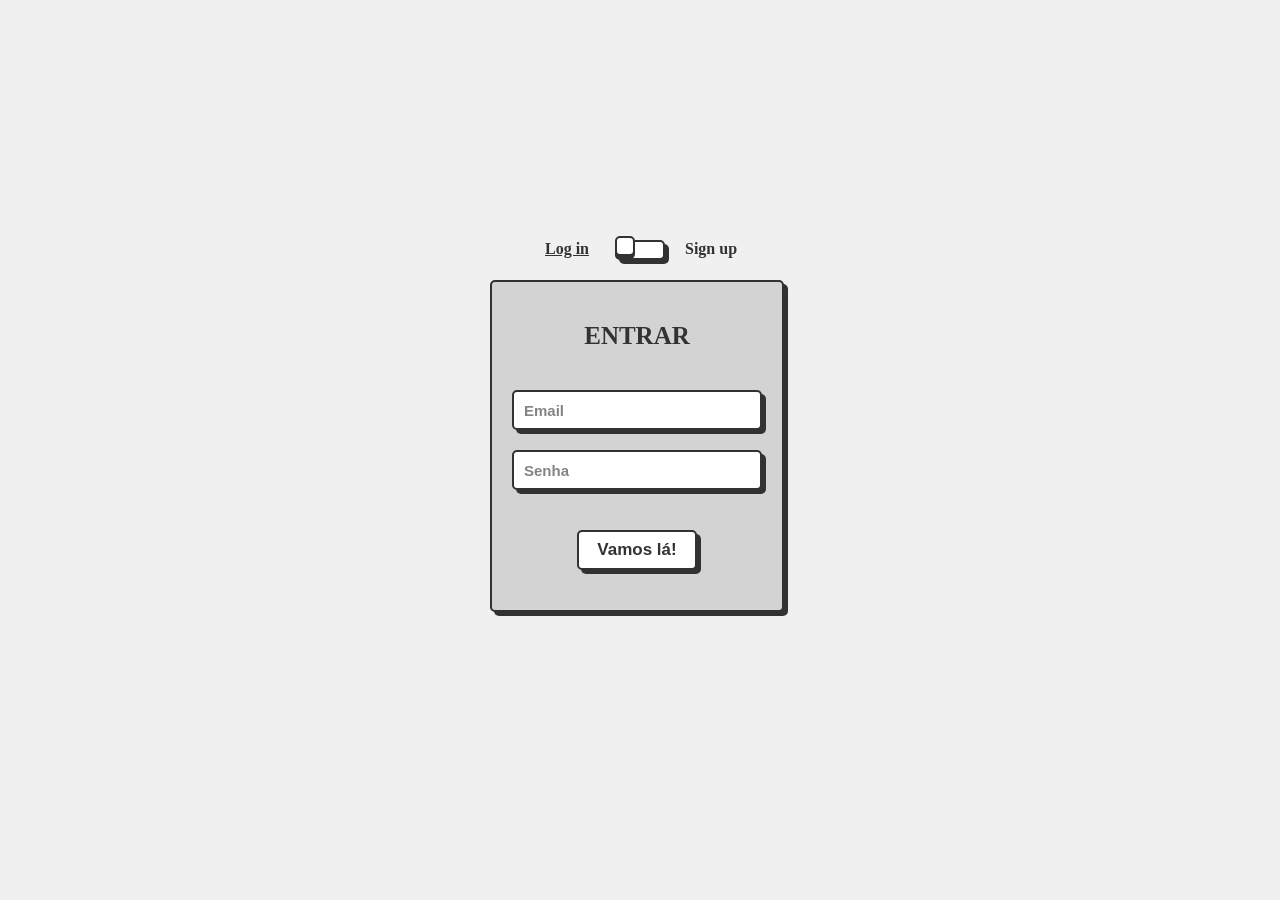
<file: static/front_secundarios/login.html>
<!DOCTYPE html>
<html lang="pt-BR">
<head>
    <meta charset="UTF-8">
    <meta name="viewport" content="width=device-width, initial-scale=1.0">
    <title>Sulivan - Login</title>
    <link rel="stylesheet" href="../css/logincss.css">
    <style>
    * { margin: 0; padding: 0; box-sizing: border-box; }

    body {
      display: flex;
      justify-content: center;
      align-items: center;
      min-height: 100vh;
      background-color: #f0f0f0;
    }
    </style>
</head>
<body>
    <div class="wrapper">
        <div class="card-switch">
            <label class="switch">
               <input type="checkbox" class="toggle">
               <span class="slider"></span>
               <span class="card-side"></span>
               <div class="flip-card__inner">

                  <!-- FRENTE: LOGIN -->
                  <div class="flip-card__front">
                     <div class="title">ENTRAR</div>
                     <form class="flip-card__form" onsubmit="return false;">
                        <input class="flip-card__input" name="email" placeholder="Email" type="email">
                        <input class="flip-card__input" name="password" placeholder="Senha" type="password">
                        <button onclick="fazerLogin()" class="flip-card__btn">Vamos lá!</button>
                     </form>
                  </div>

                  <!-- VERSO: CADASTRO -->
                  <div class="flip-card__back">
                     <div class="title">CADASTRAR-SE</div>
                     <form class="flip-card__form" onsubmit="return false;">
                        <input class="flip-card__input" placeholder="Nome" type="text">
                        <input class="flip-card__input" name="email" placeholder="Email" type="email">
                        <input class="flip-card__input" name="password" placeholder="Criar senha" type="password">
                        <button onclick="fazerCadastro()" class="flip-card__btn">Confirmar!</button>
                     </form>
                  </div>

               </div>
            </label>
        </div>
    </div>

    <script src="../js/login.js"></script>
</body>
</html>
</file>
<file: static/fucusapk/style.css>
/* ═══════════════════════════════════════════
   FOCUSSTUDY — STYLE SYSTEM
   Aesthetic: Deep Focus Cockpit
   Tema: Escuro, violeta elétrico, neon verde
═══════════════════════════════════════════ */

/* ── TOKENS ── */
:root {
  --bg:          #08080F;
  --surface:     #0E0E1A;
  --card:        #121220;
  --card-hover:  #191930;
  --border:      #1E1E3A;
  --border-light:#252545;

  --accent:      #7C3AED;
  --accent-glow: rgba(124, 58, 237, 0.35);
  --accent-soft: rgba(124, 58, 237, 0.12);
  --accent-mid:  #9D5FF5;
  --accent-bright:#A78BFA;

  --green:       #4ADE80;
  --green-soft:  rgba(74, 222, 128, 0.12);
  --green-glow:  rgba(74, 222, 128, 0.3);
  --amber:       #F59E0B;
  --amber-soft:  rgba(245, 158, 11, 0.12);
  --red:         #EF4444;
  --red-soft:    rgba(239, 68, 68, 0.12);

  --text:        #E8E8F5;
  --text-muted:  #8888AA;
  --text-dim:    #44445A;

  --font:        'Outfit', sans-serif;
  --mono:        'JetBrains Mono', monospace;

  --sidebar-w:   240px;
  --radius:      14px;
  --radius-sm:   8px;
  --transition:  0.2s cubic-bezier(0.4, 0, 0.2, 1);
}

/* ── RESET ── */
*, *::before, *::after { box-sizing: border-box; margin: 0; padding: 0; }
html { scroll-behavior: smooth; }

body {
  font-family: var(--font);
  background: var(--bg);
  color: var(--text);
  display: flex;
  min-height: 100vh;
  overflow-x: hidden;
}

/* Ambient background effect */
body::before {
  content: '';
  position: fixed;
  top: -30vh;
  left: var(--sidebar-w);
  width: 60vw;
  height: 60vw;
  background: radial-gradient(ellipse, rgba(124,58,237,0.08) 0%, transparent 70%);
  pointer-events: none;
  z-index: 0;
}

/* ══════════════════ SIDEBAR ══════════════════ */
.sidebar {
  width: var(--sidebar-w);
  min-height: 100vh;
  position: fixed;
  top: 0; left: 0;
  background: var(--surface);
  border-right: 1px solid var(--border);
  display: flex;
  flex-direction: column;
  padding: 28px 0;
  z-index: 100;
}

.sidebar-logo {
  display: flex;
  align-items: center;
  gap: 12px;
  padding: 0 24px 32px;
  border-bottom: 1px solid var(--border);
  margin-bottom: 12px;
}

.logo-mark {
  width: 36px; height: 36px;
  background: var(--accent);
  border-radius: 10px;
  display: flex; align-items: center; justify-content: center;
  font-weight: 900;
  font-size: 18px;
  color: #fff;
  box-shadow: 0 0 20px var(--accent-glow);
  flex-shrink: 0;
}

.logo-text {
  font-size: 16px;
  color: var(--text-muted);
  letter-spacing: -0.3px;
}
.logo-text strong { color: var(--text); font-weight: 700; }

.sidebar-nav { flex: 1; padding: 0 12px; display: flex; flex-direction: column; gap: 4px; }

.nav-item {
  display: flex;
  align-items: center;
  gap: 12px;
  padding: 12px 14px;
  border-radius: var(--radius-sm);
  cursor: pointer;
  text-decoration: none;
  color: var(--text-muted);
  font-size: 14px;
  font-weight: 500;
  transition: all var(--transition);
  position: relative;
}
.nav-item svg { width: 18px; height: 18px; flex-shrink: 0; }
.nav-item:hover { background: var(--accent-soft); color: var(--text); }
.nav-item.active {
  background: var(--accent-soft);
  color: var(--accent-bright);
  font-weight: 600;
}
.nav-item.active::before {
  content: '';
  position: absolute;
  left: 0; top: 50%; transform: translateY(-50%);
  width: 3px; height: 22px;
  background: var(--accent);
  border-radius: 0 3px 3px 0;
  box-shadow: 0 0 8px var(--accent-glow);
}

.sidebar-footer {
  padding: 20px 24px 0;
  border-top: 1px solid var(--border);
  margin-top: 12px;
}
.streak-badge {
  display: flex; align-items: center; gap: 12px;
  background: var(--amber-soft);
  border: 1px solid rgba(245,158,11,0.2);
  border-radius: var(--radius-sm);
  padding: 12px 14px;
}
.streak-fire { font-size: 20px; }
.streak-number {
  font-size: 20px; font-weight: 800;
  color: var(--amber); font-family: var(--mono);
}
.streak-label { font-size: 11px; color: var(--text-muted); margin-top: 1px; }

/* ══════════════════ MAIN ══════════════════ */
.main-content {
  margin-left: var(--sidebar-w);
  flex: 1;
  padding: 40px 48px;
  position: relative;
  z-index: 1;
  max-width: 1200px;
}

/* ── VIEWS ── */
.view { display: none; animation: viewIn 0.3s ease; }
.view.active { display: block; }

@keyframes viewIn {
  from { opacity: 0; transform: translateY(12px); }
  to   { opacity: 1; transform: translateY(0); }
}

/* ── VIEW HEADER ── */
.view-header {
  display: flex; align-items: flex-start;
  justify-content: space-between;
  margin-bottom: 36px;
}
.view-greeting {
  font-size: 13px; color: var(--accent-bright);
  font-weight: 600; text-transform: uppercase;
  letter-spacing: 1.5px; margin-bottom: 6px;
}
.view-title {
  font-size: 28px; font-weight: 800;
  letter-spacing: -0.5px; line-height: 1.15;
}
.header-date {
  font-family: var(--mono);
  font-size: 13px; color: var(--text-muted);
  text-align: right; margin-top: 4px;
}

/* ══════════════════ DASHBOARD ══════════════════ */

/* Setup Grid */
.setup-grid {
  display: grid;
  grid-template-columns: 1fr 1fr;
  gap: 16px;
  margin-bottom: 24px;
}
.setup-card {
  background: var(--card);
  border: 1px solid var(--border);
  border-radius: var(--radius);
  padding: 20px 24px;
}
.setup-card-label {
  display: flex; align-items: center; gap: 8px;
  font-size: 12px; font-weight: 600;
  color: var(--text-muted);
  text-transform: uppercase; letter-spacing: 1px;
  margin-bottom: 16px;
}

/* Energy Buttons */
.energy-btns, .time-btns {
  display: flex; gap: 8px; flex-wrap: wrap;
}
.energy-btn, .time-btn {
  padding: 8px 16px;
  border: 1px solid var(--border-light);
  background: transparent;
  border-radius: 100px;
  color: var(--text-muted);
  font-family: var(--font);
  font-size: 14px; font-weight: 500;
  cursor: pointer;
  transition: all var(--transition);
  display: flex; align-items: center; gap: 6px;
}
.energy-btn:hover, .time-btn:hover { border-color: var(--accent); color: var(--text); }
.energy-btn.selected, .time-btn.selected {
  background: var(--accent-soft);
  border-color: var(--accent);
  color: var(--accent-bright);
  box-shadow: 0 0 12px var(--accent-glow);
}
.energy-emoji { font-size: 16px; }

/* Recommended Card */
.recommended-card {
  background: linear-gradient(135deg, #13132A 0%, #1A1035 100%);
  border: 1px solid rgba(124,58,237,0.25);
  border-radius: 18px;
  padding: 32px;
  display: flex; align-items: center; justify-content: space-between;
  margin-bottom: 32px;
  position: relative;
  overflow: hidden;
  box-shadow: 0 0 40px rgba(124,58,237,0.08);
}
.recommended-card::before {
  content: '';
  position: absolute; top: 0; left: 0; right: 0;
  height: 1px;
  background: linear-gradient(90deg, transparent, rgba(124,58,237,0.6), transparent);
}
.rec-card-inner { flex: 1; }
.rec-card-badge {
  display: inline-flex; align-items: center;
  font-size: 11px; font-weight: 700; letter-spacing: 1px;
  text-transform: uppercase; color: var(--accent-bright);
  background: var(--accent-soft);
  border: 1px solid rgba(124,58,237,0.3);
  border-radius: 100px;
  padding: 4px 12px;
  margin-bottom: 16px;
}
.rec-card-title {
  font-size: 22px; font-weight: 700; margin-bottom: 8px;
  letter-spacing: -0.3px;
}
.rec-card-desc { font-size: 14px; color: var(--text-muted); margin-bottom: 20px; line-height: 1.5; }
.rec-card-meta {
  display: flex; gap: 16px; margin-bottom: 24px; flex-wrap: wrap;
}
.rec-meta-item {
  display: flex; align-items: center; gap: 6px;
  font-size: 13px; color: var(--text-muted);
  font-weight: 500;
}
.rec-meta-item .dot {
  width: 8px; height: 8px; border-radius: 50%;
}

.rec-card-visual {
  flex-shrink: 0; margin-left: 32px;
}
.brain-graphic {
  font-size: 80px;
  filter: drop-shadow(0 0 20px rgba(124,58,237,0.4));
  animation: float 3s ease-in-out infinite;
}
@keyframes float {
  0%,100% { transform: translateY(0); }
  50%      { transform: translateY(-8px); }
}

/* Buttons */
.btn-start {
  display: inline-flex; align-items: center; gap: 10px;
  background: var(--accent);
  color: #fff;
  border: none;
  border-radius: 100px;
  padding: 14px 28px;
  font-family: var(--font);
  font-size: 15px; font-weight: 700;
  cursor: pointer;
  transition: all var(--transition);
  box-shadow: 0 0 24px var(--accent-glow);
}
.btn-start:hover:not(:disabled) {
  background: var(--accent-mid);
  box-shadow: 0 0 36px var(--accent-glow);
  transform: translateY(-1px);
}
.btn-start:disabled {
  opacity: 0.4; cursor: not-allowed; box-shadow: none;
}

/* Stats Row */
.stats-row {
  display: grid; grid-template-columns: repeat(4, 1fr);
  gap: 14px; margin-bottom: 36px;
}
.stat-card {
  background: var(--card);
  border: 1px solid var(--border);
  border-radius: var(--radius);
  padding: 20px 22px;
  transition: all var(--transition);
}
.stat-card:hover { border-color: var(--border-light); }
.stat-value {
  font-size: 32px; font-weight: 800;
  font-family: var(--mono);
  color: var(--text); margin-bottom: 4px;
  letter-spacing: -1px;
}
.stat-value span { font-size: 20px; }
.stat-value.danger { color: var(--red); }
.stat-label { font-size: 12px; color: var(--text-muted); font-weight: 500; margin-bottom: 8px; }
.stat-trend { font-size: 11px; font-weight: 600; }
.stat-trend.up    { color: var(--green); }
.stat-trend.down  { color: var(--red); }
.stat-trend.neutral { color: var(--text-dim); }

/* Section Header */
.section-header {
  display: flex; align-items: center; justify-content: space-between;
  margin-bottom: 16px;
}
.section-title { font-size: 16px; font-weight: 700; }
.link-btn {
  background: none; border: none; color: var(--accent-bright);
  font-family: var(--font); font-size: 13px; font-weight: 600;
  cursor: pointer; transition: color var(--transition);
}
.link-btn:hover { color: var(--accent-mid); }

/* Subjects Grid */
.subjects-grid {
  display: grid; grid-template-columns: repeat(3, 1fr);
  gap: 14px; margin-bottom: 20px;
}
.subject-card {
  background: var(--card);
  border: 1px solid var(--border);
  border-radius: var(--radius);
  padding: 20px;
  cursor: pointer;
  transition: all var(--transition);
  position: relative; overflow: hidden;
}
.subject-card::before {
  content: '';
  position: absolute; top: 0; left: 0;
  width: 100%; height: 3px;
  border-radius: var(--radius) var(--radius) 0 0;
}
.subject-card:hover { border-color: var(--border-light); transform: translateY(-2px); }
.subject-card-name {
  font-size: 15px; font-weight: 700; margin-bottom: 12px;
}
.subject-card-bar {
  background: var(--border);
  height: 4px; border-radius: 2px; margin-bottom: 10px;
}
.subject-card-fill { height: 100%; border-radius: 2px; transition: width 0.5s ease; }
.subject-card-meta {
  display: flex; justify-content: space-between;
  font-size: 12px; color: var(--text-muted);
}
.subject-card-meta span { font-weight: 600; }

/* ══════════════════ SESSION ══════════════════ */
.session-layout {
  min-height: 80vh;
  display: flex; align-items: center; justify-content: center;
}
.session-ready-msg {
  text-align: center;
  display: flex; flex-direction: column; align-items: center; gap: 16px;
}
.ready-icon { font-size: 64px; }
.session-ready-msg h2 { font-size: 24px; font-weight: 800; }
.session-ready-msg p { color: var(--text-muted); font-size: 15px; max-width: 360px; }

#session-active-screen {
  width: 100%;
  max-width: 660px;
  margin: 0 auto;
  display: flex; flex-direction: column; align-items: center; gap: 28px;
  padding: 20px 0 40px;
}

/* Session Header */
.session-header {
  width: 100%;
  display: flex; align-items: center; gap: 16px;
}
.session-subject-tag {
  background: var(--accent-soft);
  color: var(--accent-bright);
  border: 1px solid rgba(124,58,237,0.25);
  border-radius: 100px;
  padding: 6px 14px;
  font-size: 13px; font-weight: 700;
  white-space: nowrap;
}
.session-phase-label { font-size: 13px; color: var(--text-muted); white-space: nowrap; }
.session-progress-bar-wrap {
  flex: 1;
  background: var(--border);
  height: 6px; border-radius: 3px; overflow: hidden;
}
.session-progress-bar {
  height: 100%; background: var(--accent);
  border-radius: 3px; transition: width 0.4s ease;
  width: 0%;
  box-shadow: 0 0 8px var(--accent-glow);
}
.session-card-count {
  font-family: var(--mono); font-size: 13px; color: var(--text-muted);
  white-space: nowrap;
}
.btn-pause {
  background: var(--card); border: 1px solid var(--border);
  border-radius: 8px; padding: 8px; cursor: pointer;
  color: var(--text-muted); transition: all var(--transition);
  display: flex; align-items: center; justify-content: center;
}
.btn-pause:hover { border-color: var(--border-light); color: var(--text); }

/* Timer */
.session-timer-wrap {
  position: relative;
  width: 160px; height: 160px;
  flex-shrink: 0;
}
.timer-ring { width: 100%; height: 100%; transform: rotate(-90deg); }
.timer-ring-bg {
  fill: none; stroke: var(--border);
  stroke-width: 6;
}
.timer-ring-fill {
  fill: none; stroke: var(--accent);
  stroke-width: 6; stroke-linecap: round;
  stroke-dasharray: 326.7;
  stroke-dashoffset: 0;
  transition: stroke-dashoffset 1s linear;
  filter: drop-shadow(0 0 6px var(--accent));
}
.timer-display {
  position: absolute; top: 50%; left: 50%;
  transform: translate(-50%, -50%);
  text-align: center;
}
.timer-time {
  display: block;
  font-family: var(--mono); font-size: 30px;
  font-weight: 700; color: var(--text);
  letter-spacing: -1px;
}
.timer-sublabel {
  display: block;
  font-size: 11px; font-weight: 600;
  text-transform: uppercase; letter-spacing: 1.5px;
  color: var(--text-muted); margin-top: 2px;
}

/* Flashcard */
.flashcard-area { width: 100%; perspective: 1200px; }
.flashcard {
  background: var(--card);
  border: 1px solid var(--border);
  border-radius: 20px;
  min-height: 240px;
  padding: 32px;
  position: relative;
  transition: all var(--transition);
  transform-style: preserve-3d;
}
.flashcard:not([data-flipped="true"]):hover {
  border-color: var(--border-light);
  box-shadow: 0 8px 40px rgba(0,0,0,0.3);
}
.flashcard[data-flipped="true"] {
  border-color: rgba(124,58,237,0.25);
  background: linear-gradient(135deg, #121220, #16102A);
  animation: cardFlip 0.25s ease;
}
@keyframes cardFlip {
  0%   { opacity: 0; transform: scale(0.97); }
  100% { opacity: 1; transform: scale(1); }
}

.card-type-label {
  font-size: 11px; font-weight: 700; letter-spacing: 1.5px;
  text-transform: uppercase; color: var(--accent-bright);
  margin-bottom: 16px;
}
.card-question, .card-answer {
  font-size: 18px; line-height: 1.6; font-weight: 500;
  margin-bottom: 24px;
}
.btn-flip {
  display: inline-flex; align-items: center; gap: 8px;
  background: var(--accent-soft);
  border: 1px solid rgba(124,58,237,0.25);
  color: var(--accent-bright);
  border-radius: 100px; padding: 10px 20px;
  font-family: var(--font); font-size: 14px; font-weight: 600;
  cursor: pointer; transition: all var(--transition);
}
.btn-flip:hover { background: rgba(124,58,237,0.2); }

.feynman-box {
  background: rgba(74,222,128,0.06);
  border: 1px solid rgba(74,222,128,0.15);
  border-radius: var(--radius-sm);
  padding: 16px 18px;
  margin-top: 16px;
}
.feynman-label {
  font-size: 12px; font-weight: 700;
  color: var(--green); letter-spacing: 0.5px;
  margin-bottom: 8px;
}
.feynman-prompt {
  font-size: 14px; color: var(--text-muted); line-height: 1.5;
}

/* Answer Buttons */
.answer-btns {
  display: flex; gap: 12px; width: 100%; justify-content: center;
}
.btn-wrong, .btn-hard, .btn-correct {
  flex: 1; max-width: 180px;
  display: flex; align-items: center; justify-content: center; gap: 8px;
  border: 1.5px solid;
  border-radius: var(--radius-sm);
  padding: 14px 20px;
  font-family: var(--font); font-size: 15px; font-weight: 700;
  cursor: pointer; transition: all var(--transition);
}
.btn-wrong {
  background: var(--red-soft); border-color: rgba(239,68,68,0.25);
  color: var(--red);
}
.btn-wrong:hover { background: rgba(239,68,68,0.2); box-shadow: 0 0 20px rgba(239,68,68,0.2); }
.btn-hard {
  background: var(--amber-soft); border-color: rgba(245,158,11,0.25);
  color: var(--amber);
}
.btn-hard:hover { background: rgba(245,158,11,0.2); box-shadow: 0 0 20px rgba(245,158,11,0.2); }
.btn-correct {
  background: var(--green-soft); border-color: rgba(74,222,128,0.25);
  color: var(--green);
}
.btn-correct:hover { background: rgba(74,222,128,0.2); box-shadow: 0 0 20px var(--green-glow); }

/* Session Summary */
.session-summary {
  text-align: center;
  width: 100%;
  display: flex; flex-direction: column; align-items: center; gap: 20px;
}
.summary-emoji { font-size: 72px; animation: pop 0.5s cubic-bezier(0.34,1.56,0.64,1); }
@keyframes pop {
  from { transform: scale(0); opacity: 0; }
  to   { transform: scale(1); opacity: 1; }
}
.summary-title { font-size: 28px; font-weight: 800; }
.summary-msg   { color: var(--text-muted); font-size: 15px; }
.summary-stats { display: flex; gap: 20px; }
.sum-stat {
  background: var(--card); border: 1px solid var(--border);
  border-radius: var(--radius); padding: 20px 28px; text-align: center;
  min-width: 100px;
}
.sum-stat.green  { border-color: rgba(74,222,128,0.2); }
.sum-stat.amber  { border-color: rgba(245,158,11,0.2); }
.sum-stat.red    { border-color: rgba(239,68,68,0.2); }
.sum-stat-val {
  font-size: 36px; font-weight: 800; font-family: var(--mono);
  margin-bottom: 4px;
}
.sum-stat.green .sum-stat-val { color: var(--green); }
.sum-stat.amber .sum-stat-val { color: var(--amber); }
.sum-stat.red   .sum-stat-val { color: var(--red); }
.sum-stat-label { font-size: 12px; color: var(--text-muted); }
.summary-insight {
  background: var(--card); border: 1px solid var(--border);
  border-radius: var(--radius); padding: 18px 24px;
  font-size: 14px; color: var(--text-muted); line-height: 1.6;
  max-width: 480px; text-align: center;
}

/* ══════════════════ MATERIALS ══════════════════ */
.upload-area {
  border: 2px dashed var(--border-light);
  border-radius: 20px;
  padding: 48px 32px;
  text-align: center;
  margin-bottom: 32px;
  cursor: pointer;
  transition: all var(--transition);
  background: var(--card);
}
.upload-area:hover {
  border-color: var(--accent);
  background: var(--accent-soft);
}
.upload-icon { font-size: 40px; margin-bottom: 12px; }
.upload-title { font-size: 20px; font-weight: 700; margin-bottom: 8px; }
.upload-desc { font-size: 14px; color: var(--text-muted); max-width: 380px; margin: 0 auto 16px; line-height: 1.5; }
.upload-tags { display: flex; gap: 8px; justify-content: center; flex-wrap: wrap; margin-bottom: 20px; }
.upload-tag {
  background: var(--border); border-radius: 100px;
  padding: 4px 12px; font-size: 12px; font-weight: 600;
  color: var(--text-muted);
}
.btn-upload {
  display: inline-flex; align-items: center; gap: 8px;
  background: var(--surface); border: 1px solid var(--border-light);
  border-radius: 100px; padding: 12px 24px;
  font-family: var(--font); font-size: 14px; font-weight: 600;
  color: var(--text); cursor: pointer; transition: all var(--transition);
}
.btn-upload:hover { border-color: var(--accent); color: var(--accent-bright); }

.processing-card {
  display: flex; align-items: center; gap: 16px;
  background: var(--accent-soft); border: 1px solid rgba(124,58,237,0.2);
  border-radius: var(--radius); padding: 16px 20px; margin-bottom: 24px;
}
.processing-spinner {
  width: 24px; height: 24px; border-radius: 50%;
  border: 3px solid rgba(124,58,237,0.2);
  border-top-color: var(--accent);
  animation: spin 0.8s linear infinite;
  flex-shrink: 0;
}
@keyframes spin { to { transform: rotate(360deg); } }
.processing-title { font-size: 14px; font-weight: 700; }
.processing-desc  { font-size: 12px; color: var(--text-muted); margin-top: 2px; }

.btn-add-subject {
  background: var(--accent-soft); border: 1px solid rgba(124,58,237,0.2);
  border-radius: var(--radius-sm); padding: 8px 16px;
  font-family: var(--font); font-size: 13px; font-weight: 700;
  color: var(--accent-bright); cursor: pointer; transition: all var(--transition);
}
.btn-add-subject:hover { background: rgba(124,58,237,0.2); }

.subjects-full-list { display: flex; flex-direction: column; gap: 12px; }
.subject-full-card {
  background: var(--card); border: 1px solid var(--border);
  border-radius: var(--radius); padding: 20px 24px;
  display: flex; align-items: center; gap: 20px;
  cursor: pointer; transition: all var(--transition);
}
.subject-full-card:hover { border-color: var(--border-light); transform: translateX(4px); }
.subj-color-dot {
  width: 14px; height: 14px; border-radius: 50%;
  flex-shrink: 0;
}
.subj-info { flex: 1; }
.subj-name { font-size: 16px; font-weight: 700; margin-bottom: 4px; }
.subj-meta { font-size: 13px; color: var(--text-muted); }
.subj-bar-wrap { width: 120px; }
.subj-bar-label {
  display: flex; justify-content: space-between;
  font-size: 11px; color: var(--text-muted); margin-bottom: 6px;
}
.subj-bar-bg { background: var(--border); height: 5px; border-radius: 3px; overflow: hidden; }
.subj-bar-fill { height: 100%; border-radius: 3px; }
.subj-weak-badge {
  background: var(--red-soft); border: 1px solid rgba(239,68,68,0.2);
  color: var(--red); border-radius: var(--radius-sm);
  padding: 4px 10px; font-size: 12px; font-weight: 700;
}

/* ══════════════════ PROGRESS ══════════════════ */
.progress-overview {
  display: grid; grid-template-columns: repeat(4, 1fr);
  gap: 14px; margin-bottom: 32px;
}
.prog-ov-card {
  background: var(--card); border: 1px solid var(--border);
  border-radius: var(--radius); padding: 22px;
  transition: all var(--transition);
}
.prog-ov-card.accent { border-color: rgba(124,58,237,0.2); background: var(--accent-soft); }
.prog-ov-card:hover  { border-color: var(--border-light); }
.prog-ov-icon { font-size: 24px; margin-bottom: 10px; }
.prog-ov-val {
  font-size: 30px; font-weight: 800; font-family: var(--mono);
  margin-bottom: 4px; color: var(--text);
}
.prog-ov-card.accent .prog-ov-val { color: var(--accent-bright); }
.prog-ov-label { font-size: 12px; color: var(--text-muted); font-weight: 500; }

/* Bar Chart */
.chart-section {
  background: var(--card); border: 1px solid var(--border);
  border-radius: var(--radius); padding: 24px;
  margin-bottom: 28px;
}
.bar-chart {
  display: flex; align-items: flex-end; gap: 12px;
  height: 140px; margin-top: 16px;
}
.chart-bar-wrap {
  flex: 1; display: flex; flex-direction: column; align-items: center; gap: 8px;
}
.chart-bar-bg {
  width: 100%; background: var(--border);
  border-radius: 4px 4px 0 0;
  height: 100%; display: flex; align-items: flex-end;
}
.chart-bar-fill {
  width: 100%; background: var(--accent);
  border-radius: 4px 4px 0 0;
  transition: height 0.6s cubic-bezier(0.34,1.2,0.64,1);
  min-height: 4px;
  position: relative;
}
.chart-bar-fill:hover::after {
  content: attr(data-val);
  position: absolute; top: -28px; left: 50%;
  transform: translateX(-50%);
  background: var(--accent); color: #fff;
  font-size: 12px; font-weight: 700;
  border-radius: 4px; padding: 2px 8px;
  white-space: nowrap;
}
.chart-bar-fill.today { background: var(--green); box-shadow: 0 0 12px var(--green-glow); }
.chart-day {
  font-size: 11px; font-weight: 600; color: var(--text-muted);
  text-transform: uppercase; letter-spacing: 0.5px;
}
.chart-day.today-label { color: var(--green); }

/* Progress Cols */
.progress-cols {
  display: grid; grid-template-columns: 1fr 1fr;
  gap: 16px; margin-bottom: 28px;
}
.progress-panel {
  background: var(--card); border: 1px solid var(--border);
  border-radius: var(--radius); padding: 24px;
}
.panel-title {
  display: flex; align-items: center; gap: 8px;
  font-size: 15px; font-weight: 700; margin-bottom: 18px;
}

.weak-list { display: flex; flex-direction: column; gap: 10px; }
.weak-item {
  display: flex; align-items: center; gap: 12px;
  background: var(--red-soft); border: 1px solid rgba(239,68,68,0.12);
  border-radius: var(--radius-sm); padding: 12px 14px;
}
.weak-item-subj {
  font-size: 11px; font-weight: 700; letter-spacing: 0.5px;
  text-transform: uppercase; color: var(--red);
  opacity: 0.7;
}
.weak-item-topic { font-size: 14px; font-weight: 600; flex: 1; }
.weak-item-err {
  font-family: var(--mono); font-size: 12px; font-weight: 700;
  color: var(--red); background: rgba(239,68,68,0.15);
  border-radius: 4px; padding: 2px 8px;
}

.streak-info {
  display: flex; align-items: baseline; gap: 10px; margin-bottom: 16px;
}
.streak-big {
  font-size: 52px; font-weight: 900; font-family: var(--mono);
  color: var(--amber);
  text-shadow: 0 0 20px rgba(245,158,11,0.4);
}
.streak-days-label { font-size: 15px; color: var(--text-muted); }

.calendar-grid {
  display: grid; grid-template-columns: repeat(7, 1fr);
  gap: 5px;
}
.cal-dot {
  width: 100%; aspect-ratio: 1;
  border-radius: 4px;
  background: var(--border);
  transition: all 0.2s;
}
.cal-dot.studied { background: var(--amber); box-shadow: 0 0 6px rgba(245,158,11,0.3); }
.cal-dot.today   { background: var(--green); box-shadow: 0 0 6px var(--green-glow); }

/* Retention Bars */
.retention-bars { display: flex; flex-direction: column; gap: 12px; }
.ret-bar-item {
  display: flex; align-items: center; gap: 14px;
}
.ret-bar-label {
  width: 130px; font-size: 14px; font-weight: 600; flex-shrink: 0;
}
.ret-bar-bg {
  flex: 1; background: var(--border);
  height: 10px; border-radius: 5px; overflow: hidden;
}
.ret-bar-fill {
  height: 100%; border-radius: 5px;
  transition: width 0.8s cubic-bezier(0.34,1.2,0.64,1);
}
.ret-bar-pct {
  font-family: var(--mono); font-size: 13px; font-weight: 700;
  color: var(--text-muted); min-width: 38px; text-align: right;
}

/* ══════════════════ PROCRASTINATION ALERT ══════════════════ */
.proc-alert {
  position: fixed; bottom: 28px; left: 50%;
  transform: translateX(-50%);
  z-index: 999;
  animation: slideUp 0.35s cubic-bezier(0.34,1.2,0.64,1);
}
@keyframes slideUp {
  from { transform: translateX(-50%) translateY(20px); opacity: 0; }
  to   { transform: translateX(-50%) translateY(0); opacity: 1; }
}
.proc-alert-inner {
  display: flex; align-items: center; gap: 14px;
  background: #1A1A2E; border: 1px solid rgba(245,158,11,0.35);
  border-radius: var(--radius);
  padding: 16px 20px;
  box-shadow: 0 8px 32px rgba(0,0,0,0.5);
  min-width: 420px;
}
.proc-icon { font-size: 24px; flex-shrink: 0; }
.proc-title { font-size: 14px; font-weight: 700; margin-bottom: 2px; }
.proc-msg   { font-size: 12px; color: var(--text-muted); }
.proc-btn {
  margin-left: auto; flex-shrink: 0;
  background: var(--amber); color: #000;
  border: none; border-radius: 100px;
  padding: 10px 18px; font-family: var(--font);
  font-size: 13px; font-weight: 800;
  cursor: pointer; transition: all var(--transition);
}
.proc-btn:hover { background: #FBBF24; }

/* ══════════════════ TOAST ══════════════════ */
.toast {
  position: fixed; bottom: 28px; right: 28px;
  background: var(--card); border: 1px solid var(--border);
  border-radius: var(--radius-sm); padding: 14px 20px;
  font-size: 14px; font-weight: 500;
  box-shadow: 0 8px 32px rgba(0,0,0,0.5);
  z-index: 1000;
  animation: slideUp 0.3s ease;
}

/* ══════════════════ UTILS ══════════════════ */
.hidden { display: none !important; }

/* Scrollbar */
::-webkit-scrollbar { width: 6px; }
::-webkit-scrollbar-track { background: transparent; }
::-webkit-scrollbar-thumb { background: var(--border-light); border-radius: 3px; }
::-webkit-scrollbar-thumb:hover { background: var(--text-dim); }

/* Selection */
::selection { background: var(--accent-glow); color: var(--text); }

/* ══════════════════ RESPONSIVE ══════════════════ */
@media (max-width: 1100px) {
  .stats-row { grid-template-columns: repeat(2, 1fr); }
  .subjects-grid { grid-template-columns: repeat(2, 1fr); }
  .progress-overview { grid-template-columns: repeat(2, 1fr); }
}
@media (max-width: 900px) {
  :root { --sidebar-w: 64px; }
  .sidebar-logo .logo-text { display: none; }
  .logo-mark { margin: 0 auto; }
  .sidebar-logo { justify-content: center; padding: 0 0 24px; }
  .nav-item span { display: none; }
  .nav-item { justify-content: center; padding: 12px; }
  .sidebar-footer { display: none; }
  .main-content { padding: 28px 24px; }
  .setup-grid { grid-template-columns: 1fr; }
  .rec-card-visual { display: none; }
  .progress-cols { grid-template-columns: 1fr; }
}
@media (max-width: 600px) {
  .main-content { padding: 20px 16px; }
  .stats-row { grid-template-columns: repeat(2, 1fr); }
  .progress-overview { grid-template-columns: repeat(2, 1fr); }
  .subjects-grid { grid-template-columns: 1fr; }
  .answer-btns { flex-direction: column; }
  .proc-alert-inner { min-width: auto; }
}
</file>
<file: static/rede/style.css>
/* ══════════════════════════════════════════
   RESET & BASE
══════════════════════════════════════════ */
*, *::before, *::after { box-sizing: border-box; margin: 0; padding: 0; }

:root {
  --bg:           #060b14;
  --surface:      rgba(255,255,255,0.04);
  --surface-h:    rgba(255,255,255,0.07);
  --border:       rgba(255,255,255,0.08);
  --accent:       #3b82f6;
  --text:         #e2e8f0;
  --muted:        #4a6080;
  --muted-l:      #8aa0bc;
  --danger:       #ef4444;
  --font:         'Outfit', sans-serif;
}

html, body {
  height: 100%;
  background: var(--bg);
  color: var(--text);
  font-family: var(--font);
  font-size: 14px;
  line-height: 1.5;
}

::placeholder { color: #3a4a60; font-family: var(--font); }
::-webkit-scrollbar { width: 3px; }
::-webkit-scrollbar-thumb { background: rgba(255,255,255,0.08); border-radius: 2px; }

/* ══════════════════════════════════════════
   LAYOUT RAIZ
══════════════════════════════════════════ */
.screen { min-height: 100vh; }

/* ─── AUTH SCREEN ─── */
.auth-screen {
  display: flex;
  align-items: center;
  justify-content: center;
  position: relative;
  overflow: hidden;
}

.stars-container {
  position: absolute;
  inset: 0;
  pointer-events: none;
}

.star {
  position: absolute;
  border-radius: 50%;
  background: #fff;
  animation: starFloat var(--dur, 10s) ease-in-out infinite;
}

.glow {
  position: absolute;
  border-radius: 50%;
  pointer-events: none;
}
.glow-blue  { top: 18%; left: 12%; width: 320px; height: 320px; background: radial-gradient(circle, rgba(59,130,246,0.10) 0%, transparent 70%); }
.glow-purple{ bottom: 16%; right: 10%; width: 260px; height: 260px; background: radial-gradient(circle, rgba(139,92,246,0.08) 0%, transparent 70%); }

/* Card de auth */
.auth-card {
  position: relative;
  z-index: 10;
  width: 380px;
  padding: 40px 36px;
  background: rgba(255,255,255,0.035);
  border: 1px solid var(--border);
  border-radius: 22px;
  backdrop-filter: blur(20px);
}

.auth-header { text-align: center; margin-bottom: 32px; }
.logo-big {
  font-size: 44px; font-weight: 700;
  color: var(--text); letter-spacing: -0.03em; line-height: 1;
}
.auth-subtitle { color: var(--muted); font-size: 13px; margin-top: 8px; letter-spacing: 0.02em; }

.auth-fields { display: flex; flex-direction: column; gap: 11px; }

.field {
  background: rgba(255,255,255,0.05);
  border: 1px solid rgba(255,255,255,0.09);
  border-radius: 10px;
  padding: 12px 14px;
  color: var(--text);
  font-family: var(--font);
  font-size: 14px;
  width: 100%;
  transition: all 0.2s;
}
.field:focus {
  outline: none;
  border-color: var(--accent);
  background: rgba(59,130,246,0.06);
}

.field-small {
  flex: 1;
  background: rgba(255,255,255,0.05);
  border: 1px solid var(--border);
  border-radius: 22px;
  padding: 8px 16px;
  color: var(--text);
  font-family: var(--font);
  font-size: 13px;
  outline: none;
  transition: border-color 0.2s;
}
.field-small:focus { border-color: var(--accent); }

.auth-error { color: var(--danger); font-size: 13px; text-align: center; min-height: 18px; }

.btn-primary {
  background: var(--accent);
  border: none;
  border-radius: 11px;
  padding: 13px;
  color: #fff;
  font-family: var(--font);
  font-weight: 600;
  font-size: 14px;
  cursor: pointer;
  width: 100%;
  margin-top: 4px;
  transition: all 0.2s;
}
.btn-primary:hover { background: #1d4ed8; transform: translateY(-1px); }

.auth-toggle {
  text-align: center;
  margin-top: 20px;
  font-size: 13px;
  color: var(--muted);
}
.link { color: var(--accent); cursor: pointer; transition: color 0.2s; }
.link:hover { color: #93c5fd; }

/* Demo accounts */
.demo-box {
  margin-top: 24px;
  padding: 14px 16px;
  background: rgba(59,130,246,0.07);
  border-radius: 12px;
  border: 1px solid rgba(59,130,246,0.18);
}
.demo-label {
  font-size: 11px; color: var(--muted);
  margin-bottom: 8px; letter-spacing: 0.05em; text-transform: uppercase;
}
.demo-row {
  display: flex; align-items: center; gap: 10px;
  padding: 6px 8px; border-radius: 8px; cursor: pointer;
  transition: background 0.15s;
}
.demo-row:hover { background: rgba(255,255,255,0.06); }
.demo-email { font-size: 12px; color: var(--muted-l); }
.demo-pass  { font-size: 11px; color: var(--muted); margin-left: auto; }

/* ─── APP SCREEN ─── */
.app-screen {
  display: flex;
}

/* SIDEBAR */
.sidebar {
  width: 228px;
  height: 100vh;
  position: sticky;
  top: 0;
  display: flex;
  flex-direction: column;
  border-right: 1px solid var(--border);
  padding: 22px 14px;
  flex-shrink: 0;
}

.logo {
  font-size: 30px; font-weight: 700;
  letter-spacing: -0.03em;
  margin-bottom: 28px; padding-left: 10px;
}

.nav { display: flex; flex-direction: column; gap: 3px; }
.nav-item {
  display: flex; align-items: center; gap: 10px;
  padding: 9px 12px; border-radius: 10px;
  cursor: pointer; font-size: 14px;
  color: var(--muted); font-weight: 400;
  transition: all 0.15s;
}
.nav-item:hover { background: rgba(255,255,255,0.05); color: var(--text); }
.nav-item.active { color: var(--text); background: var(--surface-h); font-weight: 600; }
.nav-icon { font-size: 15px; }

.sidebar-section {
  margin-top: 28px;
  flex: 1; overflow: hidden;
  display: flex; flex-direction: column;
}

.section-label {
  font-size: 10px; color: var(--muted);
  font-weight: 600; letter-spacing: 0.10em;
  text-transform: uppercase;
  margin-bottom: 10px; padding-left: 10px;
}

.user-list {
  overflow-y: auto;
  display: flex; flex-direction: column; gap: 2px;
}
.user-item {
  display: flex; align-items: center; gap: 10px;
  padding: 7px 10px; border-radius: 10px;
  cursor: pointer; transition: background 0.15s;
}
.user-item:hover { background: rgba(255,255,255,0.06); }
.user-item.active-profile { background: var(--surface-h); }
.user-item-name {
  font-size: 13px; font-weight: 400;
  color: var(--text);
  white-space: nowrap; overflow: hidden; text-overflow: ellipsis;
}
.user-item-name.is-me { color: var(--accent); font-weight: 600; }
.user-item-posts { font-size: 10px; color: var(--muted); }

.sidebar-footer {
  border-top: 1px solid var(--border);
  padding-top: 14px;
  display: flex; align-items: center; gap: 10px;
}
.footer-info { flex: 1; min-width: 0; }
.footer-name {
  font-size: 13px; font-weight: 600;
  white-space: nowrap; overflow: hidden; text-overflow: ellipsis;
}
.footer-status { font-size: 11px; color: var(--muted); }
.logout-btn {
  cursor: pointer; color: var(--muted); font-size: 17px;
  padding: 4px 6px; border-radius: 6px;
  transition: color 0.15s; user-select: none;
}
.logout-btn:hover { color: var(--text); }

/* FEED COLUMN */
.feed-col {
  flex: 1;
  max-width: 620px;
  padding: 24px 20px;
  overflow-y: auto;
  height: 100vh;
}

/* Profile header */
.profile-header {
  margin-bottom: 20px; padding: 22px 24px;
  background: var(--surface);
  border: 1px solid var(--border);
  border-radius: 18px;
  animation: fadeIn 0.25s;
}
.back-btn {
  font-size: 12px; color: var(--muted);
  cursor: pointer; margin-bottom: 14px;
  display: inline-flex; align-items: center; gap: 6px;
}
.back-btn:hover { color: var(--text); }
.profile-info { display: flex; align-items: center; gap: 16px; }
.profile-name { font-size: 20px; font-weight: 700; }
.profile-meta { font-size: 13px; color: var(--muted); margin-top: 3px; }

/* Feed title */
.feed-title {
  font-size: 19px; font-weight: 700;
  margin-bottom: 18px;
  display: flex; align-items: center; gap: 10px;
}
.post-count-badge { font-size: 12px; color: var(--muted); font-weight: 400; }

/* Compositor */
.composer { padding: 16px 18px; margin-bottom: 14px; animation: slideUp 0.3s; }
.composer-inner { display: flex; gap: 12px; }
.composer-right { flex: 1; }
.composer-textarea {
  width: 100%; background: none; border: none;
  color: var(--text); font-family: var(--font);
  font-size: 14px; resize: none; min-height: 64px;
  outline: none; line-height: 1.6;
}
.composer-footer {
  display: flex; justify-content: space-between;
  align-items: center; margin-top: 8px;
}
.composer-hint { font-size: 11px; color: var(--muted); }

.btn-publish {
  border: none; border-radius: 9px; padding: 8px 20px;
  font-family: var(--font); font-weight: 600; font-size: 13px;
  cursor: pointer; transition: all 0.2s;
}
.btn-publish:not(:disabled) { background: var(--accent); color: #fff; }
.btn-publish:not(:disabled):hover { background: #1d4ed8; transform: translateY(-1px); }
.btn-publish:disabled { background: rgba(59,130,246,0.18); color: var(--muted); cursor: default; }

/* Posts */
.posts-list { display: flex; flex-direction: column; gap: 10px; }

.card {
  background: var(--surface);
  border: 1px solid var(--border);
  border-radius: 18px;
}

.post { padding: 16px 20px; }

.post-header { display: flex; align-items: center; gap: 10px; margin-bottom: 13px; }
.post-meta { flex: 1; }
.post-author-row { display: flex; align-items: center; gap: 7px; }
.post-author { font-weight: 600; font-size: 14px; cursor: pointer; }
.post-author:hover { text-decoration: underline; }
.post-you-badge {
  font-size: 10px; color: var(--accent);
  background: rgba(59,130,246,0.14);
  padding: 2px 7px; border-radius: 20px;
}
.post-time { font-size: 12px; color: var(--muted); }
.post-message { font-size: 14px; line-height: 1.7; color: var(--text); white-space: pre-wrap; margin-bottom: 14px; }

.post-actions { display: flex; gap: 2px; border-top: 1px solid var(--border); padding-top: 12px; }
.action-btn {
  display: flex; align-items: center; gap: 6px;
  background: none; border: none; cursor: pointer;
  font-family: var(--font); font-size: 13px;
  padding: 7px 13px; border-radius: 9px;
  transition: all 0.15s;
  color: var(--muted);
}
.action-btn:hover { background: rgba(255,255,255,0.06); }
.like-btn:hover { color: #f87171; }
.cmt-btn:hover { color: #60a5fa; }
.like-btn.liked { color: #f87171; }
.cmt-btn.open  { color: var(--accent); }
.like-icon { font-size: 16px; }

/* Comments */
.comments-section { margin-top: 12px; animation: slideUp 0.2s; }
.comments-list { display: flex; flex-direction: column; gap: 8px; margin-bottom: 12px; }
.comment-row { display: flex; gap: 8px; }
.comment-bubble {
  flex: 1;
  background: rgba(255,255,255,0.04);
  border-radius: 12px; padding: 9px 13px;
}
.comment-author { font-size: 12px; font-weight: 600; margin-bottom: 3px; color: var(--text); }
.comment-text   { font-size: 13px; color: var(--muted-l); line-height: 1.55; }
.comment-time   { font-size: 10px; color: var(--muted); margin-top: 4px; }

.comment-input-row { display: flex; gap: 8px; align-items: center; }
.btn-send {
  background: var(--accent); border: none;
  border-radius: 9px; padding: 8px 14px;
  color: #fff; font-family: var(--font);
  font-size: 13px; font-weight: 600;
  cursor: pointer; flex-shrink: 0;
  transition: background 0.15s;
}
.btn-send:hover { background: #1d4ed8; }

/* Empty state */
.empty-state { text-align: center; color: var(--muted); padding: 60px 20px; font-size: 14px; }

/* RIGHT PANEL */
.right-panel {
  width: 220px;
  height: 100vh;
  position: sticky; top: 0;
  border-left: 1px solid var(--border);
  padding: 24px 16px;
  flex-shrink: 0;
  display: flex; flex-direction: column;
  overflow-y: auto;
}

.stats-grid { display: grid; grid-template-columns: 1fr 1fr; gap: 8px; }
.stat-card {
  background: var(--surface);
  border: 1px solid var(--border);
  border-radius: 12px; padding: 12px 14px;
}
.stat-val   { font-size: 20px; font-weight: 700; color: var(--text); }
.stat-label { font-size: 11px; color: var(--muted); margin-top: 2px; }

.top-posts-list { overflow-y: auto; display: flex; flex-direction: column; gap: 6px; }
.top-post-card {
  padding: 10px 12px;
  background: var(--surface);
  border: 1px solid var(--border);
  border-radius: 12px; cursor: pointer;
  transition: background 0.15s;
}
.top-post-card:hover { background: rgba(255,255,255,0.06); }
.top-post-author {
  display: flex; align-items: center; gap: 7px; margin-bottom: 5px;
}
.top-post-name { font-size: 11px; color: var(--muted-l); font-weight: 500; }
.top-post-text {
  font-size: 11px; color: var(--muted); line-height: 1.4;
  overflow: hidden; display: -webkit-box;
  -webkit-line-clamp: 2; -webkit-box-orient: vertical;
}
.top-post-likes { font-size: 10px; color: var(--muted); margin-top: 5px; }

/* ══════════════════════════════════════════
   AVATAR
══════════════════════════════════════════ */
.avatar {
  border-radius: 50%;
  display: flex; align-items: center; justify-content: center;
  font-family: var(--font); font-weight: 700;
  color: #fff; flex-shrink: 0;
  letter-spacing: 0.02em; user-select: none;
}
.clickable { cursor: pointer; }

/* ══════════════════════════════════════════
   UTILITÁRIOS
══════════════════════════════════════════ */
.accent { color: var(--accent); }

/* ══════════════════════════════════════════
   ANIMAÇÕES
══════════════════════════════════════════ */
@keyframes slideUp {
  from { opacity: 0; transform: translateY(10px); }
  to   { opacity: 1; transform: translateY(0); }
}
@keyframes fadeIn {
  from { opacity: 0; }
  to   { opacity: 1; }
}
@keyframes starFloat {
  0%, 100% { transform: translate(0,  0); }
  50%       { transform: translate(-4px, -6px); }
}
@keyframes cardFloat {
  0%, 100% { transform: translateY(0); }
  50%       { transform: translateY(-6px); }
}
.card-float { animation: cardFloat 7s ease-in-out infinite; }
</file>
<file: static/css/logincss.css>
.wrapper {
      --input-focus: #2d8cf0;
      --font-color: #323232;
      --font-color-sub: #666;
      --bg-color: #fff;
      --bg-color-alt: #666;
      --main-color: #323232;
      display: flex;
      justify-content: center;
      align-items: center;
    }

    /* switch card */
    .switch {
      transform: translateY(-200px);
      position: relative;
      display: flex;
      flex-direction: column;
      justify-content: center;
      align-items: center;
      gap: 30px;
      width: 50px;
      height: 20px;
    }

    .card-side::before {
      position: absolute;
      content: 'Log in';
      left: -70px;
      top: 0;
      width: 100px;
      text-decoration: underline;
      color: var(--font-color);
      font-weight: 600;
    }

    .card-side::after {
      position: absolute;
      content: 'Sign up';
      left: 70px;
      top: 0;
      width: 100px;
      text-decoration: none;
      color: var(--font-color);
      font-weight: 600;
    }

    .toggle {
      opacity: 0;
      width: 0;
      height: 0;
    }

    .slider {
      box-sizing: border-box;
      border-radius: 5px;
      border: 2px solid var(--main-color);
      box-shadow: 4px 4px var(--main-color);
      position: absolute;
      cursor: pointer;
      top: 0;
      left: 0;
      right: 0;
      bottom: 0;
      background-color: var(--bg-color);
      transition: 0.3s;
    }

    .slider:before {
      box-sizing: border-box;
      position: absolute;
      content: "";
      height: 20px;
      width: 20px;
      border: 2px solid var(--main-color);
      border-radius: 5px;
      left: -2px;
      bottom: 2px;
      background-color: var(--bg-color);
      box-shadow: 0 3px 0 var(--main-color);
      transition: 0.3s;
    }

    .toggle:checked + .slider {
      background-color: var(--input-focus);
    }

    .toggle:checked + .slider:before {
      transform: translateX(30px);
    }

    .toggle:checked ~ .card-side:before {
      text-decoration: none;
    }

    .toggle:checked ~ .card-side:after {
      text-decoration: underline;
    }

    /* card */
    .flip-card__inner {
      width: 300px;
      height: 350px;
      position: relative;
      background-color: transparent;
      perspective: 1000px;
      text-align: center;
      transition: transform 0.8s;
      transform-style: preserve-3d;
    }

    .toggle:checked ~ .flip-card__inner {
      transform: rotateY(180deg);
    }

    .toggle:checked ~ .flip-card__front {
      box-shadow: none;
    }

    .flip-card__front, .flip-card__back {
      padding: 20px;
      position: absolute;
      display: flex;
      flex-direction: column;
      justify-content: center;
      -webkit-backface-visibility: hidden;
      backface-visibility: hidden;
      background: lightgrey;
      gap: 20px;
      border-radius: 5px;
      border: 2px solid var(--main-color);
      box-shadow: 4px 4px var(--main-color);
    }

    .flip-card__back {
      width: 100%;
      transform: rotateY(180deg);
    }

    .flip-card__form {
      display: flex;
      flex-direction: column;
      align-items: center;
      gap: 20px;
    }

    .title {
      margin: 20px 0 20px 0;
      font-size: 25px;
      font-weight: 900;
      text-align: center;
      color: var(--main-color);
    }

    .flip-card__input {
      width: 250px;
      height: 40px;
      border-radius: 5px;
      border: 2px solid var(--main-color);
      background-color: var(--bg-color);
      box-shadow: 4px 4px var(--main-color);
      font-size: 15px;
      font-weight: 600;
      color: var(--font-color);
      padding: 5px 10px;
      outline: none;
    }

    .flip-card__input::placeholder {
      color: var(--font-color-sub);
      opacity: 0.8;
    }

    .flip-card__input:focus {
      border: 2px solid var(--input-focus);
    }

    .flip-card__btn:active, .button-confirm:active {
      box-shadow: 0px 0px var(--main-color);
      transform: translate(3px, 3px);
    }

    .flip-card__btn {
      margin: 20px 0 20px 0;
      width: 120px;
      height: 40px;
      border-radius: 5px;
      border: 2px solid var(--main-color);
      background-color: var(--bg-color);
      box-shadow: 4px 4px var(--main-color);
      font-size: 17px;
      font-weight: 600;
      color: var(--font-color);
      cursor: pointer;
    }
</file>
<file: static/css/calendario.css>
/* ─── UNIVERSO: estilos escopados apenas à view de calendário ─── */
#cal-root {
  position: relative;
  overflow: hidden;
  background-color: #010104;
  background-image:
    radial-gradient(circle at 20% 40%, rgba(18, 28, 55, 0.4) 0%, transparent 50%),
    radial-gradient(circle at 80% 60%, rgba(35, 15, 40, 0.3) 0%, transparent 60%),
    radial-gradient(circle at 50% 90%, rgba(10, 30, 40, 0.25) 0%, transparent 50%),
    radial-gradient(circle at 50% 50%, rgba(5, 5, 10, 0.8) 0%, transparent 100%);
}

#universe-canvas {
  position: absolute;
  inset: 0;
  width: 100%;
  height: 100%;
  display: block;
}

/* ─── OVERLAY DE TEXTO ─── */
#cal-root .overlay-text {
  position: absolute;
  top: 50%;
  left: 50%;
  transform: translate(-50%, -50%);
  text-align: center;
  color: rgba(255, 255, 255, 0.8);
  pointer-events: none;
  user-select: none;
  z-index: 2;
}

#cal-root .overlay-text h1 {
  font-size: clamp(2rem, 5vw, 4rem);
  font-weight: 200;
  letter-spacing: 0.5em;
  margin-right: -0.5em;
  text-shadow: 0 0 20px rgba(255, 255, 255, 0.2);
}

#cal-root .overlay-text p {
  margin-top: 15px;
  font-size: 0.9rem;
  letter-spacing: 0.2em;
  color: rgba(180, 200, 255, 0.6);
  text-transform: uppercase;
}

/* ─── CARDS DE CAMPUS ─── */
.cal-card-wrap {
  position: absolute;
  z-index: 3;
  text-decoration: none;
}

.card_calendario {
  background: rgba(5, 25, 10, 0.72);
  backdrop-filter: blur(14px);
  border: 1.5px solid rgba(60, 220, 100, 0.45);
  border-radius: 18px;
  padding: 10px 10px 14px;
  width: 220px;
  text-align: center;
  color: #fff;
  transition: transform 0.25s ease, box-shadow 0.25s ease, border-color 0.25s ease;
  box-shadow:
    0 0 18px rgba(40, 200, 80, 0.18),
    inset 0 0 30px rgba(0, 80, 20, 0.15);
}

.card_calendario:hover {
  transform: translateY(-8px) scale(1.05);
  border-color: rgba(80, 255, 120, 0.75);
  box-shadow:
    0 0 32px rgba(60, 255, 100, 0.45),
    0 0 60px rgba(30, 180, 70, 0.2),
    inset 0 0 30px rgba(0, 100, 30, 0.2);
}

/* card central destacado */
.card_calendario.card-hero {
  width: 220px;
  border-color: rgba(80, 255, 120, 0.65);
  box-shadow:
    0 0 30px rgba(60, 255, 100, 0.4),
    0 0 80px rgba(30, 180, 70, 0.25),
    inset 0 0 40px rgba(0, 100, 30, 0.2);
}

.card_calendario.card-hero .card-image-container {
  height: 120px;
}

.card_calendario.card-hero .card-title {
  font-size: 1.05rem;
  color: #7dffaa;
}

.card-image-container {
  width: 100%;
  height: 100px;
  margin: 0 0 10px;
  border-radius: 12px;
  overflow: hidden;
}

.card-image-container img {
  width: 100%;
  height: 100%;
  object-fit: cover;
  display: block;
}

.card-title {
  font-size: 0.9rem;
  font-weight: 700;
  margin-bottom: 0.25rem;
  color: #a8f0be;
  text-shadow: 0 0 10px rgba(60, 220, 100, 0.6);
}

.card-des {
  font-size: 0.72rem;
  color: rgba(180, 255, 200, 0.55);
  letter-spacing: 0.02em;
}

/* ─── ESTRELAS DECORATIVAS ─── */
#cal-root .section-banner {
  position: absolute;
  inset: 0;
  pointer-events: none;
  z-index: 1;
}

.section-banner {
  pointer-events: none;
}

.curved-corner-star {
  display: flex;
  position: relative;
}

/* IDs → classes (eram duplicados no HTML, causando bug) */
.curved-corner-bottomleft,
.curved-corner-bottomright,
.curved-corner-topleft,
.curved-corner-topright {
  width: 4px;
  height: 5px;
  overflow: hidden;
  position: relative;
}

.curved-corner-bottomleft::before,
.curved-corner-bottomright::before,
.curved-corner-topleft::before,
.curved-corner-topright::before {
  content: "";
  display: block;
  width: 200%;
  height: 200%;
  position: absolute;
  border-radius: 50%;
}

.curved-corner-bottomleft::before {
  bottom: 0;
  left: 0;
  box-shadow: -5px 5px 0 0 white;
}

.curved-corner-bottomright::before {
  bottom: 0;
  right: 0;
  box-shadow: 5px 5px 0 0 white;
}

.curved-corner-topleft::before {
  top: 0;
  left: 0;
  box-shadow: -5px -5px 0 0 white;
}

.curved-corner-topright::before {
  top: 0;
  right: 0;
  box-shadow: 5px -5px 0 0 white;
}

@keyframes twinkling {
  0%, 100% { opacity: 0.1; }
  50%       { opacity: 1; }
}

#star-1 { position: absolute; left: -20px;              animation: twinkling 3s   infinite; }
#star-2 { position: absolute; left: -40px;  top: 30px;  animation: twinkling 2s   infinite; }
#star-3 { position: absolute; left: 350px;  top: 90px;  animation: twinkling 4s   infinite; }
#star-4 { position: absolute; left: 200px;  top: 290px; animation: twinkling 3s   infinite; }
#star-5 { position: absolute; left: 50px;   top: 270px; animation: twinkling 1.5s infinite; }
#star-6 { position: absolute; left: 250px;  top: -50px; animation: twinkling 4s   infinite; }
#star-7 { position: absolute; left: 290px;  top: 60px;  animation: twinkling 2s   infinite; }

/* ─── TERRA ─── */
.section-banner {
  height: 250px;
  width: 250px;
  position: relative;
  transition: left 0.3s linear;
  background: url("[data-uri]");
  background-position: left;
  bottom: 0px;
  border-radius: 50%;
  animation: earthRotate 30s linear 0s infinite;
  box-shadow: 0px 0 20px RGBA(255, 255, 255, 0.2), -5px 0px 8px #c3f4ff inset,
    15px 2px 25px #000 inset, -24px -2px 34px #c3f4ff99 inset,
    250px 0px 44px #00000066 inset, 150px 0px 38px #000000aa inset;
}

@keyframes earthRotate {
  0%   { background-position: 0 0; }
  100% { background-position: 400px 0; }
}

/* ─── SOCIAL ICONS (example-2) ─── */
ul { list-style: none; }

.example-2 {
  display: flex;
  justify-content: center;
  align-items: center;
}

.example-2 .icon-content {
  margin: 0 10px;
  position: relative;
}

.example-2 .icon-content .tooltip {
  position: absolute;
  top: -30px;
  left: 50%;
  transform: translateX(-50%);
  color: #fff;
  padding: 6px 10px;
  border-radius: 5px;
  opacity: 0;
  visibility: hidden;
  font-size: 14px;
  transition: all 0.3s ease;
}

.example-2 .icon-content:hover .tooltip {
  opacity: 1;
  visibility: visible;
  top: -50px;
}

.example-2 .icon-content a {
  position: relative;
  overflow: hidden;
  display: flex;
  justify-content: center;
  align-items: center;
  width: 50px;
  height: 50px;
  border-radius: 50%;
  color: #4d4d4d;
  background-color: #fff;
  transition: all 0.3s ease-in-out;
}

.example-2 .icon-content a:hover {
  box-shadow: 3px 2px 45px 0px rgb(0 0 0 / 12%);
  color: white;
}

.example-2 .icon-content a svg {
  position: relative;
  z-index: 1;
  width: 30px;
  height: 30px;
}

.example-2 .icon-content a .filled {
  position: absolute;
  top: auto;
  bottom: 0;
  left: 0;
  width: 100%;
  height: 0;
  background-color: #000;
  transition: all 0.3s ease-in-out;
}

.example-2 .icon-content a:hover .filled { height: 100%; }

.example-2 .icon-content a[data-social="linkedin"] .filled,
.example-2 .icon-content a[data-social="linkedin"] ~ .tooltip {
  background-color: #0274b3;
}

.example-2 .icon-content a[data-social="github"] .filled,
.example-2 .icon-content a[data-social="github"] ~ .tooltip {
  background-color: #24262a;
}

.example-2 .icon-content a[data-social="instagram"] .filled,
.example-2 .icon-content a[data-social="instagram"] ~ .tooltip {
  background: linear-gradient(45deg, #405de6, #5b51db, #b33ab4, #c135b4, #e1306c, #fd1f1f);
}

.example-2 .icon-content a[data-social="youtube"] .filled,
.example-2 .icon-content a[data-social="youtube"] ~ .tooltip {
  background-color: #ff0000;
}
</file>
<file: static/css/home.css>
/* Chrome, Safari, Edge */
::-webkit-scrollbar {
  display: none;
}

/* Firefox */
* {
  scrollbar-width: none;
}

/* IE (se precisar) */
body {
  -ms-overflow-style: none;
}

/*animação espiral do pagina home*/
.spinning-number {
  flex-shrink: 0;
  position: relative;
  font-size: 1.2em;
}

.spinning-number .wheel {
  animation: spinning-number-spin var(--t) linear infinite var(--r1);
}

@keyframes spinning-number-spin {
  0% {
    transform: rotate(0deg);
  }
  to {
    transform: rotate(360deg);
  }
}

.spinning-number .number {
  position: absolute;
  transform: translate(-50%, -50%) rotate(var(--a))
    translateY(calc(var(--l) * -1)) scale(var(--s));
}

.spinning-number .number::before {
  content: "1";
  --z: 1.9;
  --r: normal;
  transform: translate(-50%, -50%);
  animation: spinning-number-changing calc(var(--t) * var(--z))
    calc(-1 * var(--z) * var(--t) * var(--i) / var(--m) - 60s) linear infinite
    var(--r);
}

@keyframes spinning-number-changing {
  0% {
    content: "1";
  }
  to {
    content: "0";
  }
}

/*rostinho do Sulivan*/
.container-ai-input {
  --perspective: 1000px;
  --translateY: 45px;
  position: absolute;
  left: 0;
  right: 0;
  top: -2.5rem;
  bottom: -2.5rem;
  display: grid;
  grid-template-columns: repeat(5, 1fr);
  transform-style: preserve-3d;
}

.container-wrap {
  display: flex;
  align-items: center;
  justify-items: center;
  position: absolute;
  left: 50%;
  top: 50%;
  transform: translateX(-50%) translateY(-50%);
  z-index: 9;
  transform-style: preserve-3d;
  cursor: pointer;
  padding: 4px;
  transition: all 0.3s ease;
}

.container-wrap:hover {
  padding: 0;
}

.container-wrap:active {
  transform: translateX(-50%) translateY(-50%) scale(0.95);
}

.container-wrap:after {
  content: "";
  position: absolute;
  left: 50%;
  top: 50%;
  transform: translateX(-50%) translateY(-55%);
  width: 12rem;
  height: 11rem;
  background-color: #dedfe0;
  border-radius: 3.2rem;
  transition: all 0.3s ease;
}

.container-wrap:hover:after {
  transform: translateX(-50%) translateY(-50%);
  height: 12rem;
}

.container-wrap input {
  opacity: 0;
  width: 0;
  height: 0;
  position: absolute;
}

.container-wrap input:checked + .card .eyes {
  opacity: 0;
}

.container-wrap input:checked + .card .content-card {
  width: 260px;
  height: 160px;
}

.container-wrap input:checked + .card .background-blur-balls {
  border-radius: 20px;
}

.container-wrap input:checked + .card .container-ai-chat {
  opacity: 1;
  visibility: visible;
  z-index: 99999;
  pointer-events: visible;
}

.card {
  width: 100%;
  height: 100%;
  /* background-color: #fff; */
  transform-style: preserve-3d;
  will-change: transform;
  transition: all 0.6s ease;
  border-radius: 3rem;
  display: flex;
  align-items: center;
  transform: translateZ(50px);
  justify-content: center;
}

.card:hover {
  box-shadow:
    0 10px 40px rgba(0, 0, 60, 0.25),
    inset 0 0 10px rgba(255, 255, 255, 0.5);
}

.background-blur-balls {
  position: absolute;
  left: 50%;
  top: 50%;
  transform: translateX(-50%) translateY(-50%);
  width: 100%;
  height: 100%;
  z-index: -10;
  border-radius: 3rem;
  transition: all 0.3s ease;
  background-color: rgba(255, 255, 255, 0.8);
  overflow: hidden;
}
.balls {
  position: absolute;
  left: 50%;
  top: 50%;
  transform: translateX(-50%) translateY(-50%);
  animation: rotate-background-balls 10s linear infinite;
}

.container-wrap:hover .balls {
  animation-play-state: paused;
}

.background-blur-balls .ball {
  width: 6rem;
  height: 6rem;
  position: absolute;
  border-radius: 50%;
  filter: blur(30px);
}

.background-blur-balls .ball.violet {
  top: 0;
  left: 50%;
  transform: translateX(-50%);
  background-color: #9147ff;
}

.background-blur-balls .ball.green {
  bottom: 0;
  left: 50%;
  transform: translateX(-50%);
  background-color: #34d399;
}

.background-blur-balls .ball.rosa {
  top: 50%;
  left: 0;
  transform: translateY(-50%);
  background-color: #ec4899;
}

.background-blur-balls .ball.cyan {
  top: 50%;
  right: 0;
  transform: translateY(-50%);
  background-color: #05e0f5;
}

.content-card {
  width: 12rem;
  height: 12rem;
  display: flex;
  border-radius: 3rem;
  transition: all 0.3s ease;
  overflow: hidden;
}

.background-blur-card {
  width: 100%;
  height: 100%;
  backdrop-filter: blur(50px);
}

.eyes {
  position: absolute;
  left: 50%;
  bottom: 50%;
  transform: translateX(-50%);
  display: flex;
  align-items: center;
  justify-content: center;
  height: 52px;
  gap: 2rem;
  transition: all 0.3s ease;

  & .eye {
    width: 26px;
    height: 52px;
    background-color: #fff;
    border-radius: 16px;
    animation: animate-eyes 10s infinite linear;
    transition: all 0.3s ease;
  }
}

.eyes.happy {
  display: none;
  color: #fff;
  gap: 0;

  & svg {
    width: 60px;
  }
}

.container-wrap:hover .eyes .eye {
  display: none;
}

.container-wrap:hover .eyes.happy {
  display: flex;
}

.container-ai-chat {
  position: absolute;
  width: 100%;
  height: 100%;
  padding: 6px;
  opacity: 0;
  pointer-events: none;
}

.container-wrap .card .chat {
  display: flex;
  justify-content: space-between;
  flex-direction: column;
  border-radius: 15px;
  width: 100%;
  height: 100%;
  padding: 4px;
  overflow: hidden;
  background-color: #ffffff;
}

.container-wrap .card .chat .chat-bot {
  position: relative;
  display: flex;
  height: 100%;
  transition: all 0.3s ease;
}

.card .chat .chat-bot textarea {
  background-color: transparent;
  border-radius: 16px;
  border: none;
  width: 100%;
  height: 100%;
  color: #8b8b8b;
  font-family: sans-serif;
  font-size: 12px;
  font-weight: 400;
  padding: 10px;
  resize: none;
  outline: none;

  &::-webkit-scrollbar {
    width: 6px;
    height: 10px;
  }

  &::-webkit-scrollbar-track {
    background: transparent;
  }

  &::-webkit-scrollbar-thumb {
    background: #dedfe0;
    border-radius: 5px;
  }

  &::-webkit-scrollbar-thumb:hover {
    background: #8b8b8b;
    cursor: pointer;
  }

  &::placeholder {
    color: #dedfe0;
    transition: all 0.3s ease;
  }
  &:focus::placeholder {
    color: #8b8b8b;
  }
}

.card .chat .options {
  display: flex;
  justify-content: space-between;
  align-items: flex-end;
  padding: 10px;

  & button {
    transition: all 0.3s ease;
  }
}

.card .chat .options .btns-add {
  display: flex;
  gap: 8px;

  & button {
    display: flex;
    color: rgba(0, 0, 0, 0.1);
    background-color: transparent;
    border: none;
    cursor: pointer;
    transition: all 0.3s ease;

    &:hover {
      transform: translateY(-5px);
      color: #8b8b8b;
    }
  }
}

.card .chat .options .btn-submit {
  display: flex;
  padding: 2px;
  background-image: linear-gradient(to top, #ff4141, #9147ff, #3b82f6);
  border-radius: 10px;
  box-shadow: inset 0 6px 2px -4px rgba(255, 255, 255, 0.5);
  cursor: pointer;
  border: none;
  outline: none;
  opacity: 0.7;
  transition: all 0.15s ease;

  & i {
    width: 30px;
    height: 30px;
    padding: 6px;
    background: rgba(0, 0, 0, 0.1);
    border-radius: 10px;
    backdrop-filter: blur(3px);
    color: #cfcfcf;
  }
  & svg {
    transition: all 0.3s ease;
  }
  &:hover {
    opacity: 1;
    & svg {
      color: #f3f6fd;
      filter: drop-shadow(0 0 5px #ffffff);
    }
  }

  &:focus svg {
    color: #f3f6fd;
    filter: drop-shadow(0 0 5px #ffffff);
    transform: scale(1.2) rotate(45deg) translateX(-2px) translateY(1px);
  }

  &:active {
    transform: scale(0.92);
  }
}

.area:nth-child(15):hover ~ .container-wrap .card,
.area:nth-child(15):hover ~ .container-wrap .eyes .eye {
  transform: perspective(var(--perspective)) rotateX(-15deg) rotateY(15deg)
    translateZ(var(--translateY)) scale3d(1, 1, 1);
}
.area:nth-child(14):hover ~ .container-wrap .card,
.area:nth-child(14):hover ~ .container-wrap .eyes .eye {
  transform: perspective(var(--perspective)) rotateX(-15deg) rotateY(7deg)
    translateZ(var(--translateY)) scale3d(1, 1, 1);
}
.area:nth-child(13):hover ~ .container-wrap .card,
.area:nth-child(13):hover ~ .container-wrap .eyes .eye {
  transform: perspective(var(--perspective)) rotateX(-15deg) rotateY(0)
    translateZ(var(--translateY)) scale3d(1, 1, 1);
}
.area:nth-child(12):hover ~ .container-wrap .card,
.area:nth-child(12):hover ~ .container-wrap .eyes .eye {
  transform: perspective(var(--perspective)) rotateX(-15deg) rotateY(-7deg)
    translateZ(var(--translateY)) scale3d(1, 1, 1);
}
.area:nth-child(11):hover ~ .container-wrap .card,
.area:nth-child(11):hover ~ .container-wrap .eyes .eye {
  transform: perspective(var(--perspective)) rotateX(-15deg) rotateY(-15deg)
    translateZ(var(--translateY)) scale3d(1, 1, 1);
}

.area:nth-child(10):hover ~ .container-wrap .card,
.area:nth-child(10):hover ~ .container-wrap .eyes .eye {
  transform: perspective(var(--perspective)) rotateX(0) rotateY(15deg)
    translateZ(var(--translateY)) scale3d(1, 1, 1);
}
.area:nth-child(9):hover ~ .container-wrap .card,
.area:nth-child(9):hover ~ .container-wrap .eyes .eye {
  transform: perspective(var(--perspective)) rotateX(0) rotateY(7deg)
    translateZ(var(--translateY)) scale3d(1, 1, 1);
}
.area:nth-child(8):hover ~ .container-wrap .card,
.area:nth-child(8):hover ~ .container-wrap .eyes .eye {
  transform: perspective(var(--perspective)) rotateX(0) rotateY(0)
    translateZ(var(--translateY)) scale3d(1, 1, 1);
}
.area:nth-child(7):hover ~ .container-wrap .card,
.area:nth-child(7):hover ~ .container-wrap .eyes .eye {
  transform: perspective(var(--perspective)) rotateX(0) rotateY(-7deg)
    translateZ(var(--translateY)) scale3d(1, 1, 1);
}
.area:nth-child(6):hover ~ .container-wrap .card,
.area:nth-child(6):hover ~ .container-wrap .eyes .eye {
  transform: perspective(var(--perspective)) rotateX(0) rotateY(-15deg)
    translateZ(var(--translateY)) scale3d(1, 1, 1);
}

.area:nth-child(5):hover ~ .container-wrap .card,
.area:nth-child(5):hover ~ .container-wrap .eyes .eye {
  transform: perspective(var(--perspective)) rotateX(15deg) rotateY(15deg)
    translateZ(var(--translateY)) scale3d(1, 1, 1);
}
.area:nth-child(4):hover ~ .container-wrap .card,
.area:nth-child(4):hover ~ .container-wrap .eyes .eye {
  transform: perspective(var(--perspective)) rotateX(15deg) rotateY(7deg)
    translateZ(var(--translateY)) scale3d(1, 1, 1);
}
.area:nth-child(3):hover ~ .container-wrap .card,
.area:nth-child(3):hover ~ .container-wrap .eyes .eye {
  transform: perspective(var(--perspective)) rotateX(15deg) rotateY(0)
    translateZ(var(--translateY)) scale3d(1, 1, 1);
}
.area:nth-child(2):hover ~ .container-wrap .card,
.area:nth-child(2):hover ~ .container-wrap .eyes .eye {
  transform: perspective(var(--perspective)) rotateX(15deg) rotateY(-7deg)
    translateZ(var(--translateY)) scale3d(1, 1, 1);
}
.area:nth-child(1):hover ~ .container-wrap .card,
.area:nth-child(1):hover ~ .container-wrap .eyes .eye {
  transform: perspective(var(--perspective)) rotateX(15deg) rotateY(-15deg)
    translateZ(var(--translateY)) scale3d(1, 1, 1);
}

.area:nth-child(15):hover
  ~ .container-wrap
  .card
  .container-ai-chat
  .chat
  .options
  button,
.area:nth-child(15):hover
  ~ .container-wrap
  .card
  .container-ai-chat
  .chat
  .chat-bot {
  transform: perspective(var(--perspective)) rotateX(-10deg) rotateY(8deg)
    translateZ(var(--translateY)) scale3d(1, 1, 1);
}

.area:nth-child(14):hover
  ~ .container-wrap
  .card
  .container-ai-chat
  .chat
  .options
  button,
.area:nth-child(14):hover
  ~ .container-wrap
  .card
  .container-ai-chat
  .chat
  .chat-bot {
  transform: perspective(var(--perspective)) rotateX(-10deg) rotateY(4deg)
    translateZ(var(--translateY)) scale3d(1, 1, 1);
}

.area:nth-child(13):hover
  ~ .container-wrap
  .card
  .container-ai-chat
  .chat
  .options
  button,
.area:nth-child(13):hover
  ~ .container-wrap
  .card
  .container-ai-chat
  .chat
  .chat-bot {
  transform: perspective(var(--perspective)) rotateX(-10deg) rotateY(0deg)
    translateZ(var(--translateY)) scale3d(1, 1, 1);
}

.area:nth-child(12):hover
  ~ .container-wrap
  .card
  .container-ai-chat
  .chat
  .options
  button,
.area:nth-child(12):hover
  ~ .container-wrap
  .card
  .container-ai-chat
  .chat
  .chat-bot {
  transform: perspective(var(--perspective)) rotateX(-10deg) rotateY(-4deg)
    translateZ(var(--translateY)) scale3d(1, 1, 1);
}

.area:nth-child(11):hover
  ~ .container-wrap
  .card
  .container-ai-chat
  .chat
  .options
  button,
.area:nth-child(11):hover
  ~ .container-wrap
  .card
  .container-ai-chat
  .chat
  .chat-bot {
  transform: perspective(var(--perspective)) rotateX(-10deg) rotateY(-8deg)
    translateZ(var(--translateY)) scale3d(1, 1, 1);
}

.area:nth-child(10):hover
  ~ .container-wrap
  .card
  .container-ai-chat
  .chat
  .options
  button,
.area:nth-child(10):hover
  ~ .container-wrap
  .card
  .container-ai-chat
  .chat
  .chat-bot {
  transform: perspective(var(--perspective)) rotateX(0deg) rotateY(8deg)
    translateZ(var(--translateY)) scale3d(1, 1, 1);
}

.area:nth-child(9):hover
  ~ .container-wrap
  .card
  .container-ai-chat
  .chat
  .options
  button,
.area:nth-child(9):hover
  ~ .container-wrap
  .card
  .container-ai-chat
  .chat
  .chat-bot {
  transform: perspective(var(--perspective)) rotateX(0deg) rotateY(4deg)
    translateZ(var(--translateY)) scale3d(1, 1, 1);
}

.area:nth-child(8):hover
  ~ .container-wrap
  .card
  .container-ai-chat
  .chat
  .options
  button,
.area:nth-child(8):hover
  ~ .container-wrap
  .card
  .container-ai-chat
  .chat
  .chat-bot {
  transform: perspective(var(--perspective)) rotateX(0deg) rotateY(0deg)
    translateZ(var(--translateY)) scale3d(1, 1, 1);
}

.area:nth-child(7):hover
  ~ .container-wrap
  .card
  .container-ai-chat
  .chat
  .options
  button,
.area:nth-child(7):hover
  ~ .container-wrap
  .card
  .container-ai-chat
  .chat
  .chat-bot {
  transform: perspective(var(--perspective)) rotateX(0deg) rotateY(-4deg)
    translateZ(var(--translateY)) scale3d(1, 1, 1);
}

.area:nth-child(6):hover
  ~ .container-wrap
  .card
  .container-ai-chat
  .chat
  .options
  button,
.area:nth-child(6):hover
  ~ .container-wrap
  .card
  .container-ai-chat
  .chat
  .chat-bot {
  transform: perspective(var(--perspective)) rotateX(0deg) rotateY(-8deg)
    translateZ(var(--translateY)) scale3d(1, 1, 1);
}

.area:nth-child(5):hover
  ~ .container-wrap
  .card
  .container-ai-chat
  .chat
  .options
  button,
.area:nth-child(5):hover
  ~ .container-wrap
  .card
  .container-ai-chat
  .chat
  .chat-bot {
  transform: perspective(var(--perspective)) rotateX(10deg) rotateY(8deg)
    translateZ(var(--translateY)) scale3d(1, 1, 1);
}

.area:nth-child(4):hover
  ~ .container-wrap
  .card
  .container-ai-chat
  .chat
  .options
  button,
.area:nth-child(4):hover
  ~ .container-wrap
  .card
  .container-ai-chat
  .chat
  .chat-bot {
  transform: perspective(var(--perspective)) rotateX(10deg) rotateY(4deg)
    translateZ(var(--translateY)) scale3d(1, 1, 1);
}

.area:nth-child(3):hover
  ~ .container-wrap
  .card
  .container-ai-chat
  .chat
  .options
  button,
.area:nth-child(3):hover
  ~ .container-wrap
  .card
  .container-ai-chat
  .chat
  .chat-bot {
  transform: perspective(var(--perspective)) rotateX(10deg) rotateY(0deg)
    translateZ(var(--translateY)) scale3d(1, 1, 1);
}

.area:nth-child(2):hover
  ~ .container-wrap
  .card
  .container-ai-chat
  .chat
  .options
  button,
.area:nth-child(2):hover
  ~ .container-wrap
  .card
  .container-ai-chat
  .chat
  .chat-bot {
  transform: perspective(var(--perspective)) rotateX(10deg) rotateY(-4deg)
    translateZ(var(--translateY)) scale3d(1, 1, 1);
}

.area:nth-child(1):hover
  ~ .container-wrap
  .card
  .container-ai-chat
  .chat
  .options
  button,
.area:nth-child(1):hover
  ~ .container-wrap
  .card
  .container-ai-chat
  .chat
  .chat-bot {
  transform: perspective(var(--perspective)) rotateX(10deg) rotateY(-8deg)
    translateZ(var(--translateY)) scale3d(1, 1, 1);
}

@keyframes rotate-background-balls {
  from {
    transform: translateX(-50%) translateY(-50%) rotate(360deg);
  }
  to {
    transform: translateX(-50%) translateY(-50%) rotate(0);
  }
}

@keyframes animate-eyes {
  46% {
    height: 52px;
  }
  48% {
    height: 20px;
  }
  50% {
    height: 52px;
  }
  96% {
    height: 52px;
  }
  98% {
    height: 20px;
  }
  100% {
    height: 52px;
  }
}
</file>
